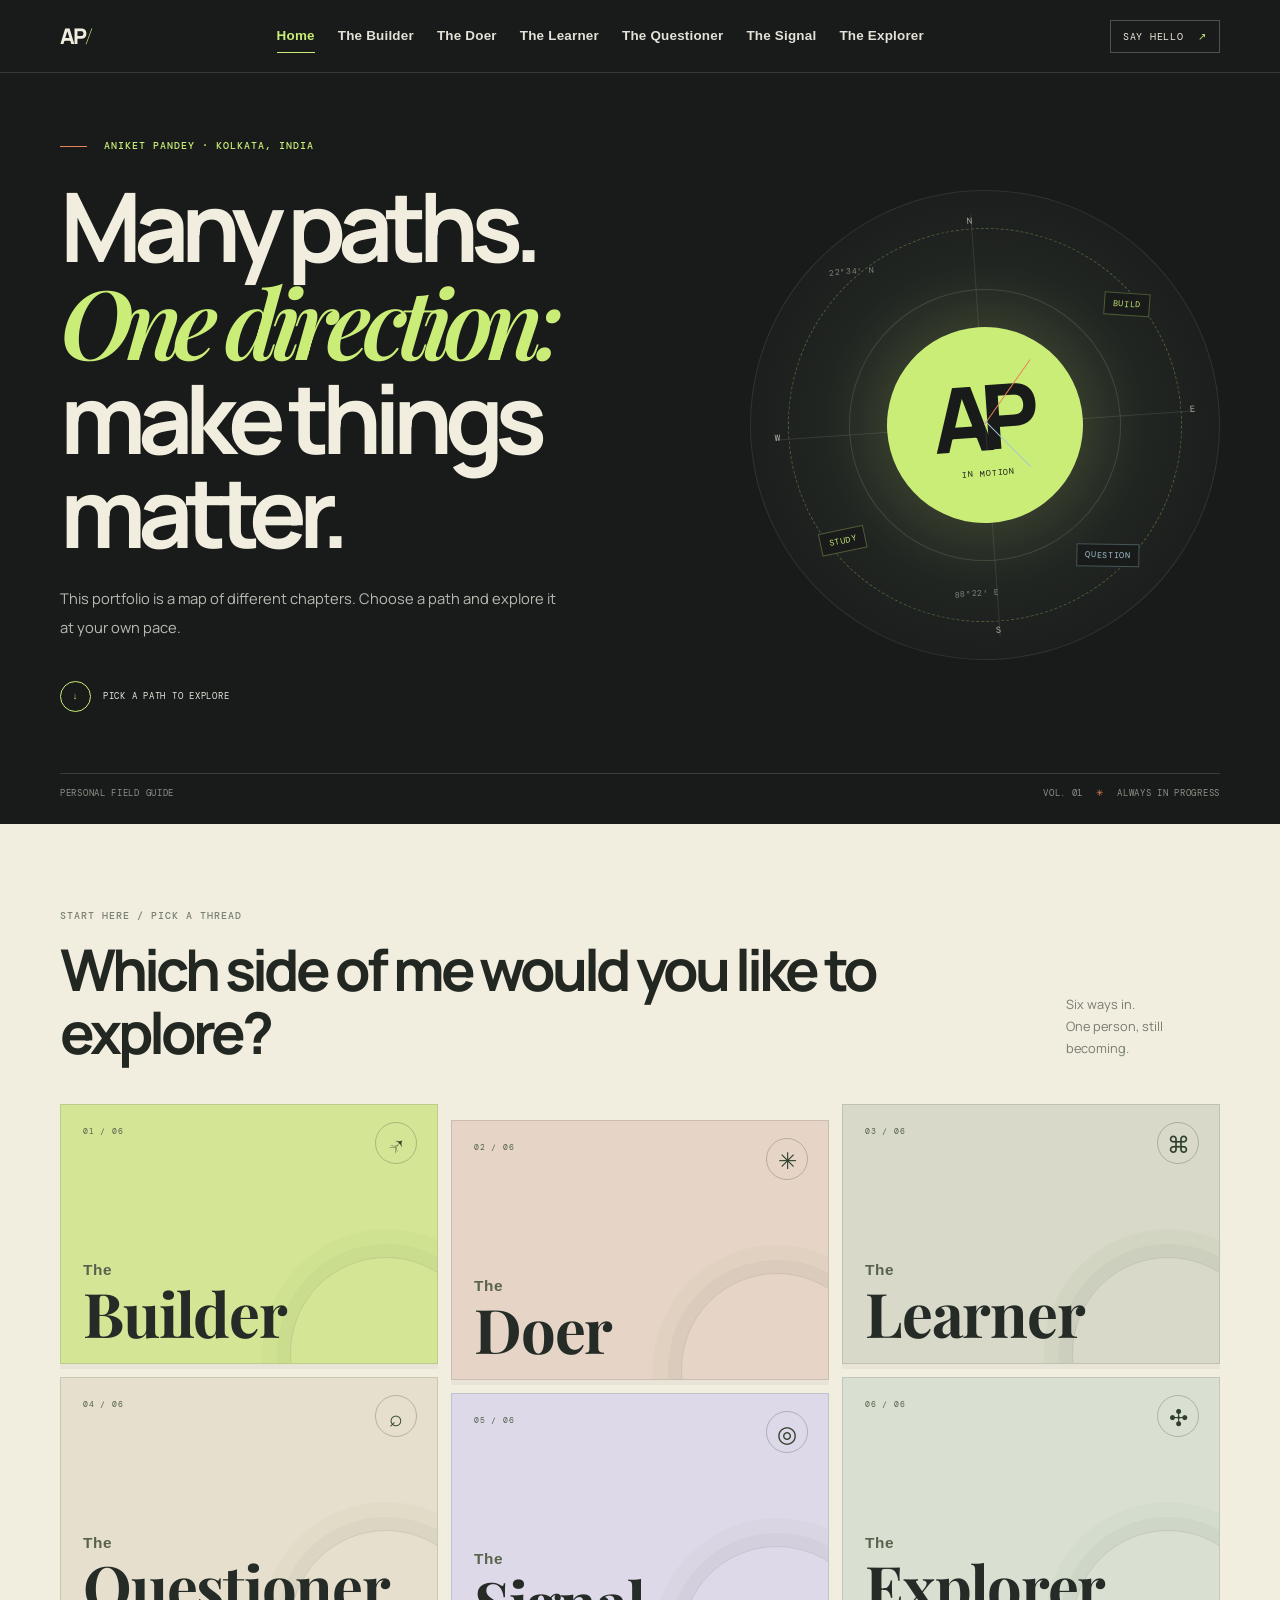
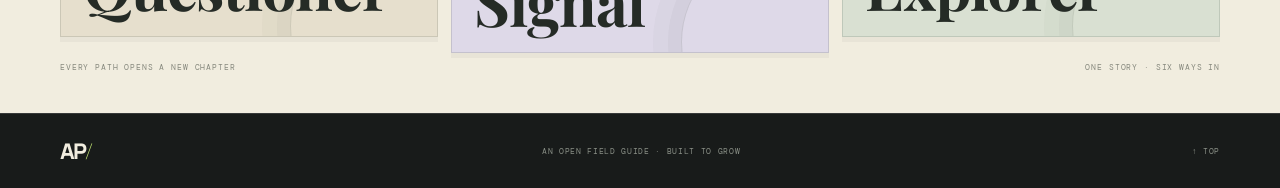
<file: index.html>
<!doctype html>
<html lang="en">
<head>
  <meta charset="utf-8">
  <meta name="viewport" content="width=device-width, initial-scale=1">
  <meta name="description" content="Explore Aniket Pandey’s ventures, research, milestones, learning and featured stories.">
  <title>Aniket Pandey — Field Guide</title>
  <link rel="preconnect" href="https://fonts.googleapis.com">
  <link rel="preconnect" href="https://fonts.gstatic.com" crossorigin>
  <link href="https://fonts.googleapis.com/css2?family=DM+Mono:wght@400;500&family=Manrope:wght@400;500;600;700;800&family=Playfair+Display:ital,wght@0,600;0,700;1,600&display=swap" rel="stylesheet">
  <link rel="stylesheet" href="styles.css">
</head>
<body>
  <!-- Shared site navigation -->
<header class="masthead"><nav class="site-nav shell" aria-label="Main navigation"><a class="brand" href="index.html" aria-label="Aniket Pandey home">AP<span>/</span></a><div class="site-nav-links"><a class="current" href="index.html">Home</a><a href="builder.html">The Builder</a><a href="doer.html">The Doer</a><a href="learner.html">The Learner</a><a href="questioner.html">The Questioner</a><a href="signal.html">The Signal</a><a href="explorer.html">The Explorer</a></div><a class="nav-link" href="contact.html">SAY HELLO <span>↗</span></a></nav></header>
  <!-- Main page content -->
<!-- Page-section notes -->
<main id="top">
    <!-- Landing-page introduction and first impression. -->
<section class="opening">
      <div class="shell opening-grid home-grid">
        <div class="opening-copy"><p class="kicker"><span class="kicker-line"></span> ANIKET PANDEY · KOLKATA, INDIA</p><h1>Many paths.<br><em>One direction:</em><br>make things matter.</h1><p class="opening-summary">This portfolio is a map of different chapters. Choose a path and explore it at your own pace.</p><a class="scroll-cue" href="#wayfinder"><span class="scroll-icon">↓</span> PICK A PATH TO EXPLORE</a></div>
        <div class="compass" aria-label="A compass representing the different paths in this portfolio"><div class="compass-ring ring-outer"></div><div class="compass-ring ring-inner"></div><span class="compass-mark mark-n">N</span><span class="compass-mark mark-e">E</span><span class="compass-mark mark-s">S</span><span class="compass-mark mark-w">W</span><div class="compass-core"><span>AP</span><i>IN MOTION</i></div><div class="compass-line line-a"></div><div class="compass-line line-b"></div><span class="float-label label-one">BUILD</span><span class="float-label label-two">STUDY</span><span class="float-label label-three">QUESTION</span><span class="coord coord-top">22°34' N</span><span class="coord coord-bottom">88°22' E</span></div>
        <div class="opening-index"><span>PERSONAL FIELD GUIDE</span><span>VOL. 01 <i>✳</i> ALWAYS IN PROGRESS</span></div>
      </div>
    </section>
    <!-- Landing-page directory of the six portfolio areas. -->
<section class="wayfinder section-paper" id="wayfinder"><div class="shell"><div class="wayfinder-heading"><div><p class="eyebrow">START HERE / PICK A THREAD</p><h2>Which side of me would you like to explore?</h2></div><p class="wayfinder-aside">Six ways in.<br>One person, still becoming.</p></div>
      <div class="path-grid">
        <a class="path-card path-founder" href="builder.html"><span class="path-no">01 / 06</span><span class="path-symbol">↗</span><strong><span>The</span>Builder</strong></a>
        <a class="path-card path-proof" href="doer.html"><span class="path-no">02 / 06</span><span class="path-symbol">✳</span><strong><span>The</span>Doer</strong></a>
        <a class="path-card path-learning" href="learner.html"><span class="path-no">03 / 06</span><span class="path-symbol">⌘</span><strong><span>The</span>Learner</strong></a>
        <a class="path-card path-research" href="questioner.html"><span class="path-no">04 / 06</span><span class="path-symbol">⌕</span><strong><span>The</span>Questioner</strong></a>
        <a class="path-card path-press" href="signal.html"><span class="path-no">05 / 06</span><span class="path-symbol">◎</span><strong><span>The</span>Signal</strong></a>
        <a class="path-card path-explorer" href="explorer.html"><span class="path-no">06 / 06</span><span class="path-symbol">✣</span><strong><span>The</span>Explorer</strong></a>
      </div><div class="wayfinder-foot"><span>EVERY PATH OPENS A NEW CHAPTER</span><span>ONE STORY · SIX WAYS IN</span></div></div></section>
  </main>
  <!-- Shared footer -->
<footer class="footer"><div class="shell footer-inner"><a class="brand" href="index.html">AP<span>/</span></a><p>AN OPEN FIELD GUIDE · BUILT TO GROW</p><a href="#top">↑ TOP</a></div></footer>
</body>
</html>
</file>
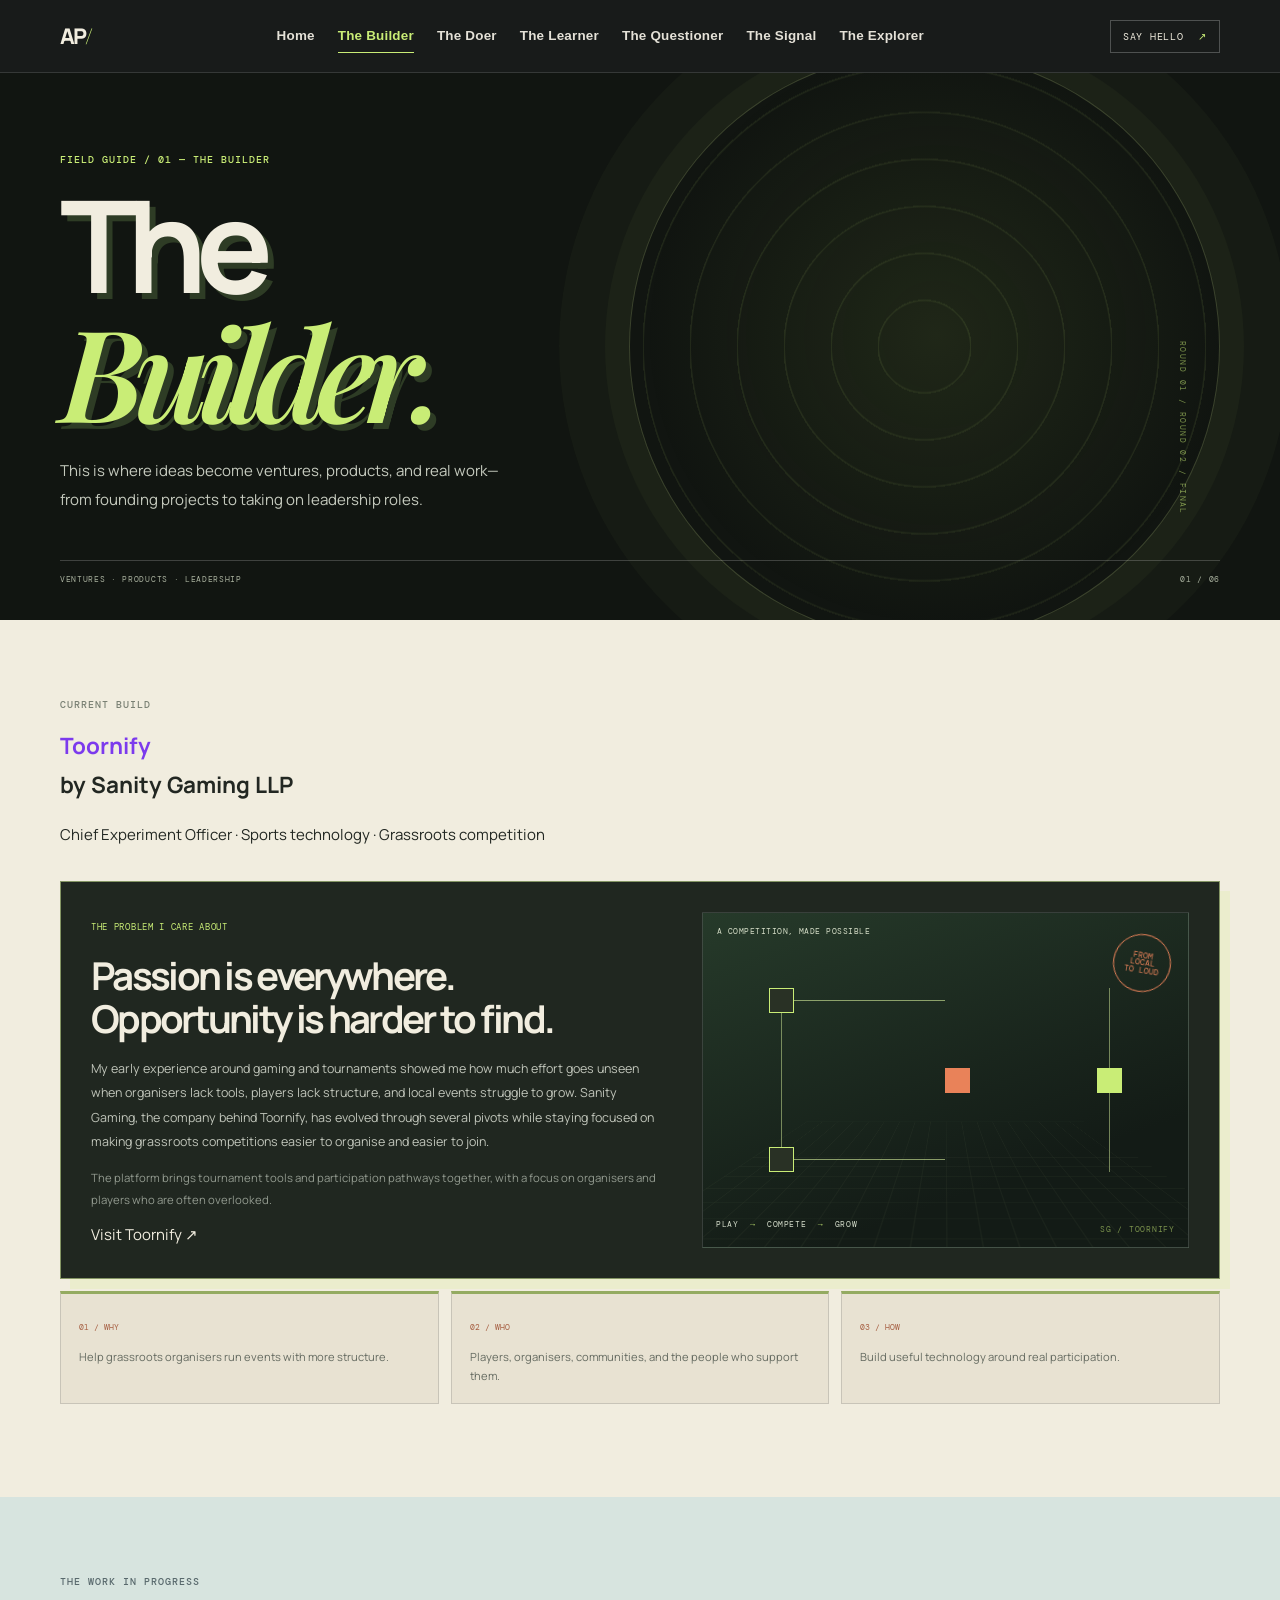
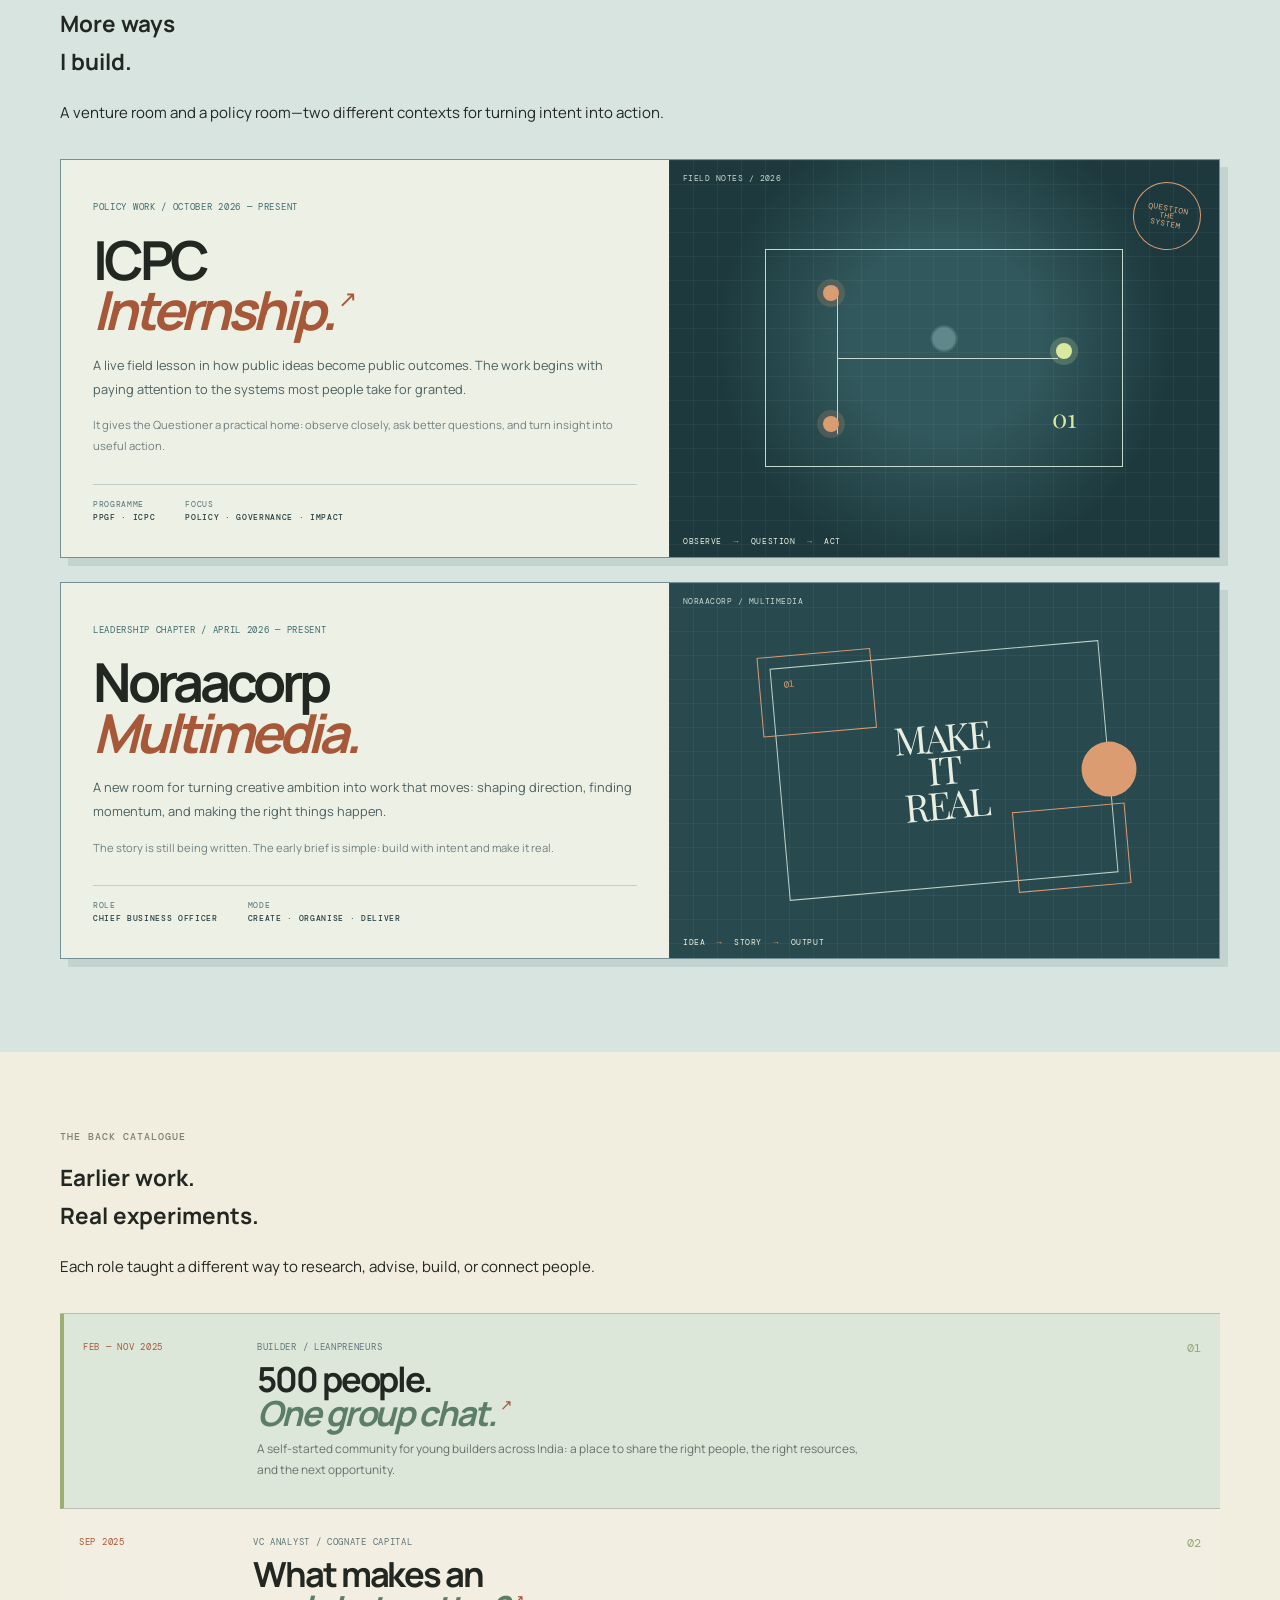
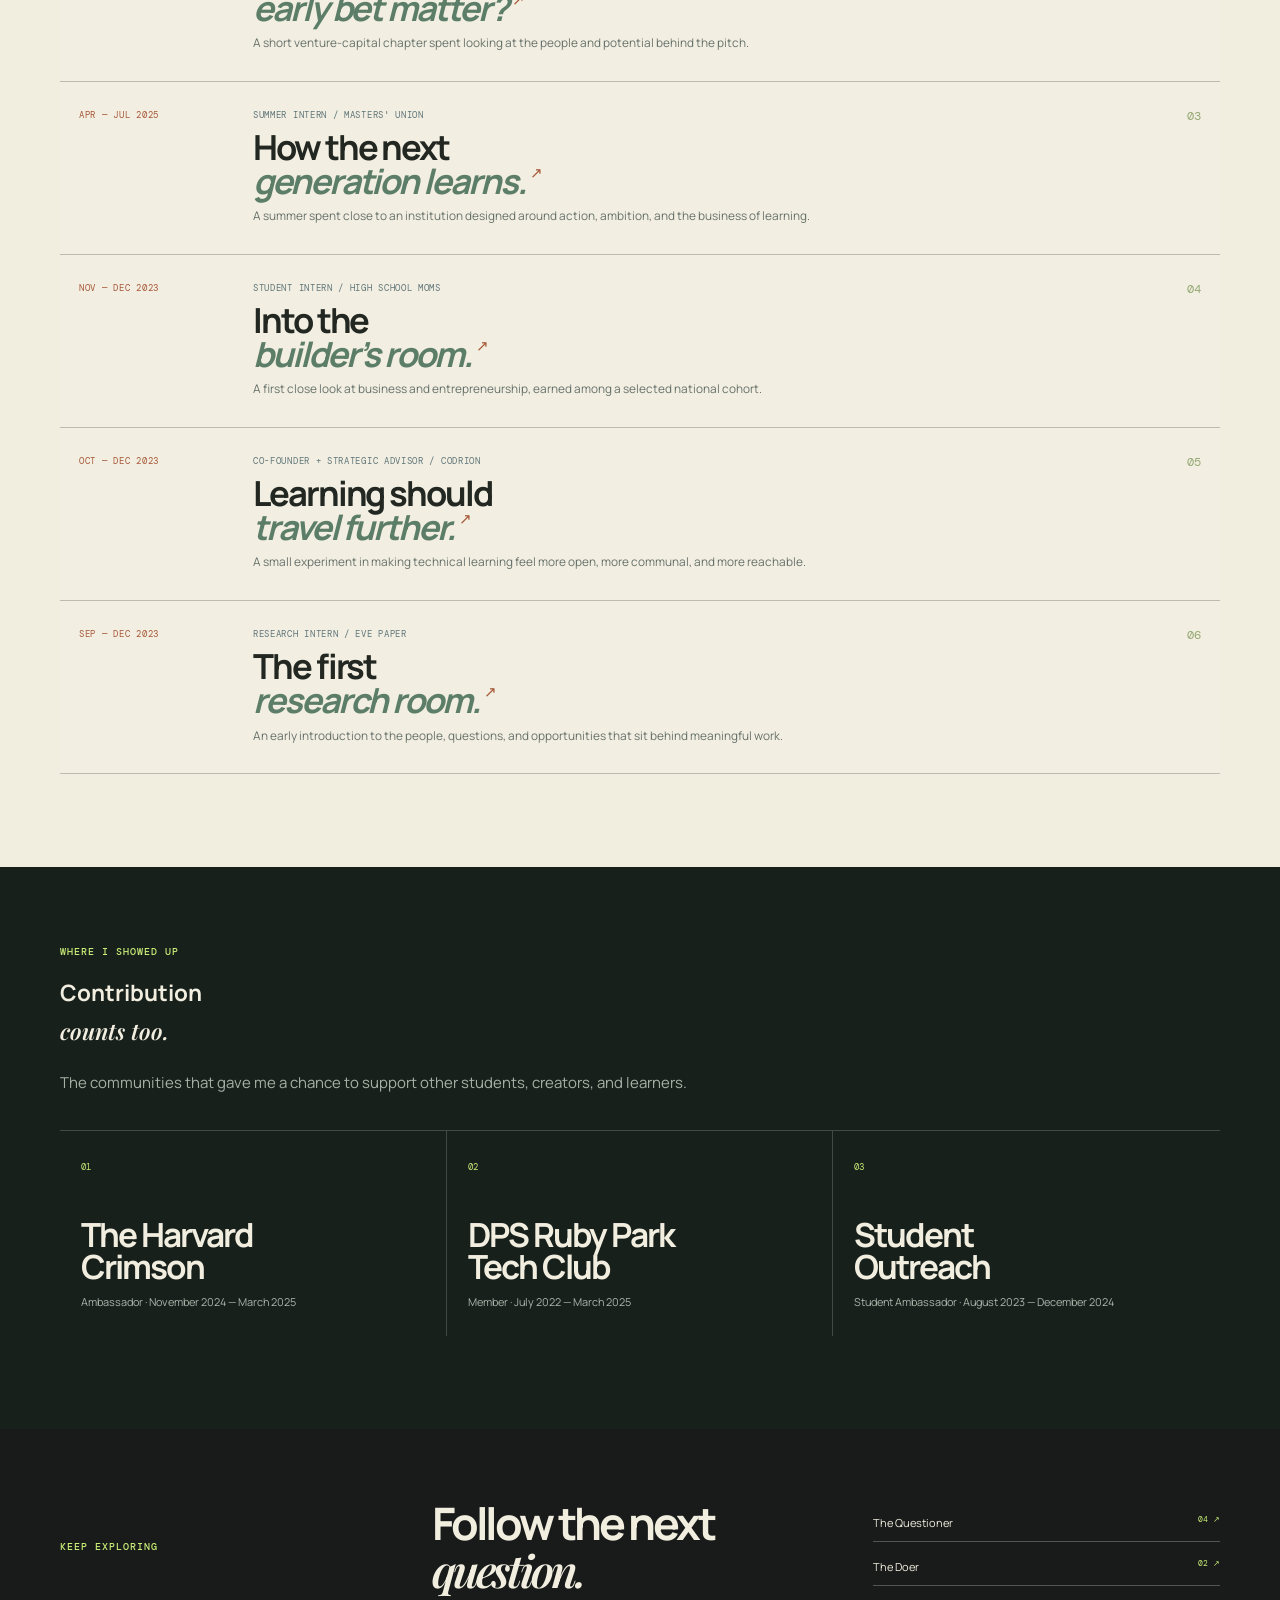
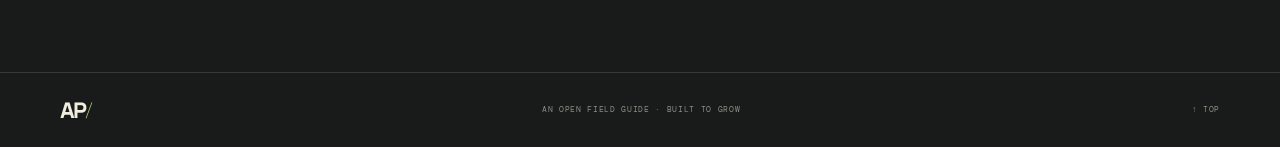
<file: builder.html>
<!doctype html>
<html lang="en"><head><meta charset="utf-8"><meta name="viewport" content="width=device-width, initial-scale=1"><meta name="description" content="Aniket Pandey's ventures and work, including Sanity Gaming, Toornify, and Noraacorp Multimedia."><title>The Builder — Aniket Pandey</title><link rel="preconnect" href="https://fonts.googleapis.com"><link rel="preconnect" href="https://fonts.gstatic.com" crossorigin><link href="https://fonts.googleapis.com/css2?family=DM+Mono:wght@400;500&family=Manrope:wght@400;500;600;700;800&family=Playfair+Display:ital,wght@0,600;0,700;1,600&display=swap" rel="stylesheet"><link rel="stylesheet" href="styles.css"></head>
<body class="page-ventures"><!-- Shared site navigation -->
<header class="masthead"><nav class="site-nav shell" aria-label="Main navigation"><a class="brand" href="index.html">AP<span>/</span></a><div class="site-nav-links"><a href="index.html">Home</a><a class="current" href="builder.html">The Builder</a><a href="doer.html">The Doer</a><a href="learner.html">The Learner</a><a href="questioner.html">The Questioner</a><a href="signal.html">The Signal</a><a href="explorer.html">The Explorer</a></div><a class="nav-link" href="contact.html">SAY HELLO <span>↗</span></a></nav></header>
<!-- Main page content -->
<!-- Page-section notes -->
<main class="inner-page" id="top">
  <!-- Page title, introduction, and section context. -->
<section class="page-hero page-hero-dark"><div class="shell"><p class="eyebrow eyebrow-lime">FIELD GUIDE / 01 — THE BUILDER</p><h1>The<br><em>Builder.</em></h1><p class="page-deck">This is where ideas become ventures, products, and real work—from founding projects to taking on leadership roles.</p><div class="page-hero-foot"><span>VENTURES · PRODUCTS · LEADERSHIP</span><span>01 / 06</span></div></div></section>
  <!-- Section: page-section, section-paper. -->
<section class="page-section section-paper" id="sports-tech"><div class="shell"><div class="section-heading"><div><p class="eyebrow">CURRENT BUILD</p><h2><span class="toornify-word">Toornify</span><br><span class="ink-accent">by Sanity Gaming LLP</span></h2></div><p class="section-aside">Chief Experiment Officer · Sports technology · Grassroots competition</p></div>
    <div class="venture-detail"><div class="venture-detail-copy"><span class="detail-tag">THE PROBLEM I CARE ABOUT</span><h3>Passion is everywhere.<br>Opportunity is harder to find.</h3><p>My early experience around gaming and tournaments showed me how much effort goes unseen when organisers lack tools, players lack structure, and local events struggle to grow. Sanity Gaming, the company behind Toornify, has evolved through several pivots while staying focused on making grassroots competitions easier to organise and easier to join.</p><p class="detail-note">The platform brings tournament tools and participation pathways together, with a focus on organisers and players who are often overlooked.</p><a class="button button-lime" href="https://www.toornify.com" target="_blank" rel="noreferrer">Visit Toornify <span>↗</span></a></div><div class="venture-visual"><span class="visual-kicker">A COMPETITION, MADE POSSIBLE</span><div class="visual-bracket"><i></i><i></i><b></b><span></span></div><span class="visual-stamp">FROM<br>LOCAL<br>TO LOUD</span><p>PLAY <b>→</b> COMPETE <b>→</b> GROW</p></div></div>
    <div class="venture-footnotes"><div><span>01 / WHY</span><p>Help grassroots organisers run events with more structure.</p></div><div><span>02 / WHO</span><p>Players, organisers, communities, and the people who support them.</p></div><div><span>03 / HOW</span><p>Build useful technology around real participation.</p></div></div>
  </div></section>
  <!-- Current roles and experience highlights. -->
<section class="page-section section-blue builder-experiences"><div class="shell"><div class="section-heading"><div><p class="eyebrow eyebrow-dark">THE WORK IN PROGRESS</p><h2>More ways<br><span class="ink-accent">I build.</span></h2></div><p class="section-aside">A venture room and a policy room—two different contexts for turning intent into action.</p></div>
    <article class="builder-case builder-case-icpc"><div class="builder-case-copy"><span class="detail-tag">POLICY WORK / OCTOBER 2026 — PRESENT</span><h3><a class="company-link" href="https://ppgf.in/" target="_blank" rel="noreferrer">ICPC<br><em>Internship.</em><sup>↗</sup></a></h3><p>A live field lesson in how public ideas become public outcomes. The work begins with paying attention to the systems most people take for granted.</p><p class="detail-note">It gives the Questioner a practical home: observe closely, ask better questions, and turn insight into useful action.</p><div class="builder-case-meta"><span>PROGRAMME<br><b>PPGF · ICPC</b></span><span>FOCUS<br><b>POLICY · GOVERNANCE · IMPACT</b></span></div></div><div class="builder-case-visual icpc-visual" aria-hidden="true"><span class="visual-kicker">FIELD NOTES / 2026</span><div class="policy-map"><i></i><i></i><i></i><b>01</b></div><span class="policy-stamp">QUESTION<br>THE<br>SYSTEM</span><p>OBSERVE <b>→</b> QUESTION <b>→</b> ACT</p></div></article>
    <article class="builder-case builder-case-nora"><div class="builder-case-copy"><span class="detail-tag">LEADERSHIP CHAPTER / APRIL 2026 — PRESENT</span><h3>Noraacorp<br><em>Multimedia.</em></h3><p>A new room for turning creative ambition into work that moves: shaping direction, finding momentum, and making the right things happen.</p><p class="detail-note">The story is still being written. The early brief is simple: build with intent and make it real.</p><div class="builder-case-meta"><span>ROLE<br><b>CHIEF BUSINESS OFFICER</b></span><span>MODE<br><b>CREATE · ORGANISE · DELIVER</b></span></div></div><div class="builder-case-visual nora-visual" aria-hidden="true"><span class="visual-kicker">NORAACORP / MULTIMEDIA</span><div class="nora-frame"><i>01</i><b>MAKE<br>IT<br>REAL</b><span></span></div><p>IDEA <b>→</b> STORY <b>→</b> OUTPUT</p></div></article>
  </div></section>
  <!-- Earlier roles and experience, listed as a work archive. -->
<section class="page-section section-paper work-archive"><div class="shell"><div class="section-heading"><div><p class="eyebrow">THE BACK CATALOGUE</p><h2>Earlier work.<br><span class="ink-accent">Real experiments.</span></h2></div><p class="section-aside">Each role taught a different way to research, advise, build, or connect people.</p></div><div class="work-ledger">
    <article class="ledger-feature"><span class="ledger-date">FEB — NOV 2025</span><div><p class="detail-tag">BUILDER / LEANPRENEURS</p><h3><a class="company-link" href="https://www.linkedin.com/company/leanpreneurs" target="_blank" rel="noreferrer">500 people.<br><em>One group chat.</em><sup>↗</sup></a></h3><p>A self-started community for young builders across India: a place to share the right people, the right resources, and the next opportunity.</p></div><b>01</b></article>
    <article><span class="ledger-date">SEP 2025</span><div><p class="detail-tag">VC ANALYST / COGNATE CAPITAL</p><h3><a class="company-link" href="https://www.linkedin.com/company/cognatecapital/" target="_blank" rel="noreferrer">What makes an<br><em>early bet matter?</em><sup>↗</sup></a></h3><p>A short venture-capital chapter spent looking at the people and potential behind the pitch.</p></div><b>02</b></article>
    <article><span class="ledger-date">APR — JUL 2025</span><div><p class="detail-tag">SUMMER INTERN / MASTERS' UNION</p><h3><a class="company-link" href="https://mastersunionuniversity.org/" target="_blank" rel="noreferrer">How the next<br><em>generation learns.</em><sup>↗</sup></a></h3><p>A summer spent close to an institution designed around action, ambition, and the business of learning.</p></div><b>03</b></article>
    <article><span class="ledger-date">NOV — DEC 2023</span><div><p class="detail-tag">STUDENT INTERN / HIGH SCHOOL MOMS</p><h3><a class="company-link" href="https://www.highschoolmoms.com/" target="_blank" rel="noreferrer">Into the<br><em>builder’s room.</em><sup>↗</sup></a></h3><p>A first close look at business and entrepreneurship, earned among a selected national cohort.</p></div><b>04</b></article>
    <article><span class="ledger-date">OCT — DEC 2023</span><div><p class="detail-tag">CO-FOUNDER + STRATEGIC ADVISOR / CODRION</p><h3><a class="company-link" href="https://www.linkedin.com/company/43labs" target="_blank" rel="noreferrer">Learning should<br><em>travel further.</em><sup>↗</sup></a></h3><p>A small experiment in making technical learning feel more open, more communal, and more reachable.</p></div><b>05</b></article>
    <article><span class="ledger-date">SEP — DEC 2023</span><div><p class="detail-tag">RESEARCH INTERN / EVE PAPER</p><h3><a class="company-link" href="https://evepaper.com/" target="_blank" rel="noreferrer">The first<br><em>research room.</em><sup>↗</sup></a></h3><p>An early introduction to the people, questions, and opportunities that sit behind meaningful work.</p></div><b>06</b></article>
  </div></div></section>
  <!-- Volunteering and community contributions. -->
<section class="page-section section-ink contribution-log"><div class="shell"><div class="section-heading"><div><p class="eyebrow eyebrow-lime">WHERE I SHOWED UP</p><h2>Contribution<br><em>counts too.</em></h2></div><p class="section-aside">The communities that gave me a chance to support other students, creators, and learners.</p></div><div class="contribution-grid"><article><span>01</span><h3>The Harvard<br>Crimson</h3><p>Ambassador · November 2024 — March 2025</p></article><article><span>02</span><h3>DPS Ruby Park<br>Tech Club</h3><p>Member · July 2022 — March 2025</p></article><article><span>03</span><h3>Student<br>Outreach</h3><p>Student Ambassador · August 2023 — December 2024</p></article></div></div></section>
  <!-- Related pages and next navigation steps. -->
<section class="page-end section-ink"><div class="shell page-end-inner"><p class="eyebrow eyebrow-lime">KEEP EXPLORING</p><h2>Follow the next<br><em>question.</em></h2><div class="next-links"><a href="questioner.html">The Questioner <span>04 ↗</span></a><a href="doer.html">The Doer <span>02 ↗</span></a></div></div></section>
</main><!-- Shared footer -->
<footer class="footer"><div class="shell footer-inner"><a class="brand" href="index.html">AP<span>/</span></a><p>AN OPEN FIELD GUIDE · BUILT TO GROW</p><a href="#top">↑ TOP</a></div></footer></body></html>
</file>
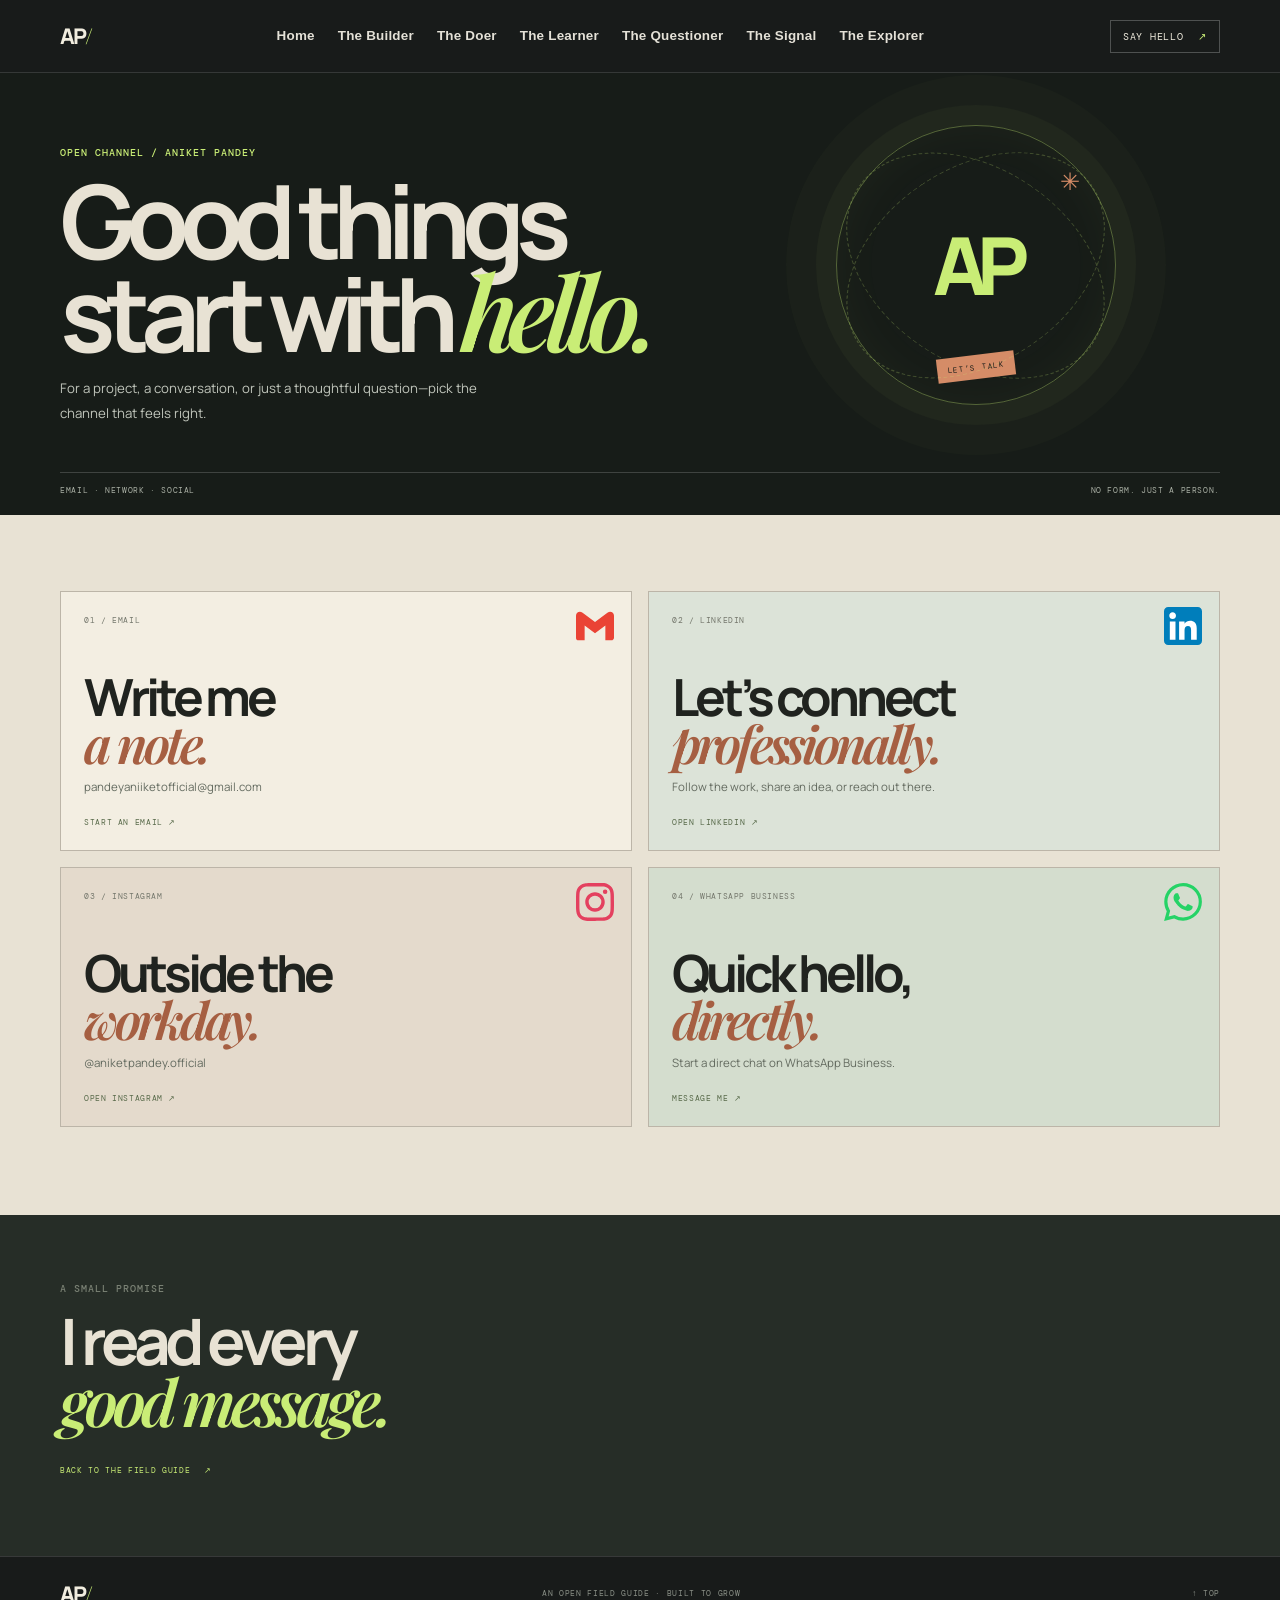
<file: contact.html>
<!doctype html>
<html lang="en">
<head>
  <meta charset="utf-8"><meta name="viewport" content="width=device-width, initial-scale=1">
  <meta name="description" content="Contact Aniket Pandey by email, LinkedIn, Instagram, or WhatsApp Business.">
  <title>Say Hello — Aniket Pandey</title>
  <link rel="preconnect" href="https://fonts.googleapis.com"><link rel="preconnect" href="https://fonts.gstatic.com" crossorigin>
  <link href="https://fonts.googleapis.com/css2?family=DM+Mono:wght@400;500&family=Manrope:wght@400;500;600;700;800&family=Playfair+Display:ital,wght@0,600;0,700;1,600&display=swap" rel="stylesheet">
  <link rel="stylesheet" href="styles.css"><link rel="stylesheet" href="contact.css">
</head>
<body class="page-contact">
  <!-- Shared site navigation -->
<header class="masthead"><nav class="site-nav shell" aria-label="Main navigation"><a class="brand" href="index.html">AP<span>/</span></a><div class="site-nav-links"><a href="index.html">Home</a><a href="builder.html">The Builder</a><a href="doer.html">The Doer</a><a href="learner.html">The Learner</a><a href="questioner.html">The Questioner</a><a href="signal.html">The Signal</a><a href="explorer.html">The Explorer</a></div><a class="nav-link current" href="contact.html">SAY HELLO <span>↗</span></a></nav></header>
  <!-- Main page content -->
<!-- Page-section notes -->
<main id="top">
    <!-- Section: contact-hero. -->
<section class="contact-hero"><div class="shell contact-hero-inner"><p class="eyebrow eyebrow-lime">OPEN CHANNEL / ANIKET PANDEY</p><h1>Good things<br>start with <em>hello.</em></h1><p>For a project, a conversation, or just a thoughtful question—pick the channel that feels right.</p><div class="contact-orbit" aria-hidden="true"><span>AP</span><i>✳</i><b>LET’S TALK</b></div><div class="contact-hero-foot"><span>EMAIL · NETWORK · SOCIAL</span><span>NO FORM. JUST A PERSON.</span></div></div></section>
    <!-- Direct email and social contact links. -->
<section class="contact-channels"><div class="shell"><div class="contact-channel-grid">
      <a class="contact-channel contact-email" href="mailto:pandeyaniiketofficial@gmail.com"><span class="channel-index">01 / EMAIL</span><img class="contact-logo" src="assets/logos/email.svg" alt="Gmail logo"><h2>Write me<br><em>a note.</em></h2><p>pandeyaniiketofficial@gmail.com</p><span class="channel-cta">START AN EMAIL ↗</span></a>
      <a class="contact-channel contact-linkedin" href="https://www.linkedin.com/in/aniketpandeyofficial/" target="_blank" rel="noreferrer"><span class="channel-index">02 / LINKEDIN</span><img class="contact-logo" src="assets/logos/linkedin.svg" alt="LinkedIn logo"><h2>Let’s connect<br><em>professionally.</em></h2><p>Follow the work, share an idea, or reach out there.</p><span class="channel-cta">OPEN LINKEDIN ↗</span></a>
      <a class="contact-channel contact-instagram" href="https://www.instagram.com/aniketpandey.official/" target="_blank" rel="noreferrer"><span class="channel-index">03 / INSTAGRAM</span><img class="contact-logo" src="assets/logos/instagram.svg" alt="Instagram logo"><h2>Outside the<br><em>workday.</em></h2><p>@aniketpandey.official</p><span class="channel-cta">OPEN INSTAGRAM ↗</span></a>
      <a class="contact-channel contact-whatsapp" href="https://wa.me/message/G4IHJVDQTRNTA1" target="_blank" rel="noreferrer"><span class="channel-index">04 / WHATSAPP BUSINESS</span><img class="contact-logo" src="assets/logos/whatsapp.svg" alt="WhatsApp logo"><h2>Quick hello,<br><em>directly.</em></h2><p>Start a direct chat on WhatsApp Business.</p><span class="channel-cta">MESSAGE ME ↗</span></a>
    </div></div></section>
    <!-- Closing note and route back to the landing page. -->
<section class="contact-signoff"><div class="shell"><p class="eyebrow">A SMALL PROMISE</p><h2>I read every<br><em>good message.</em></h2><a href="index.html">BACK TO THE FIELD GUIDE <span>↗</span></a></div></section>
  </main>
  <!-- Shared footer -->
<footer class="footer"><div class="shell footer-inner"><a class="brand" href="index.html">AP<span>/</span></a><p>AN OPEN FIELD GUIDE · BUILT TO GROW</p><a href="#top">↑ TOP</a></div></footer>
</body>
</html>
</file>
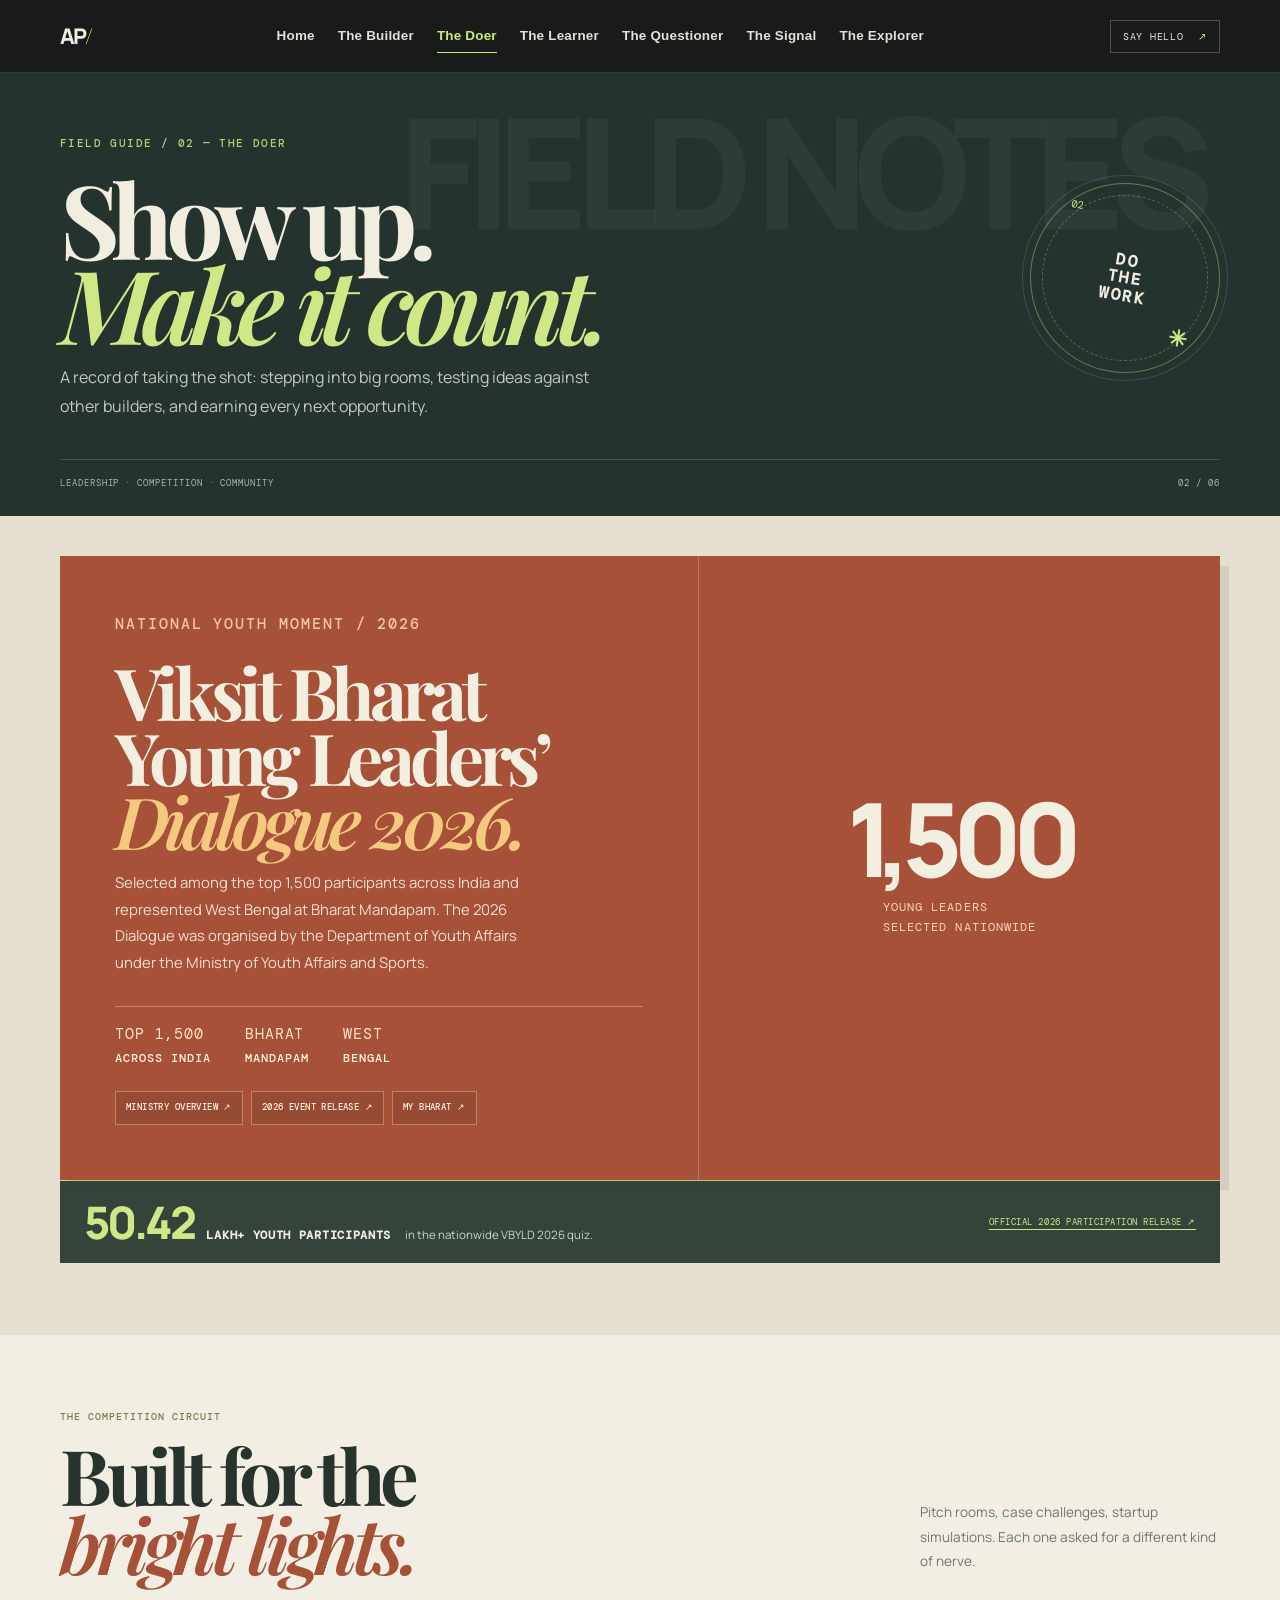
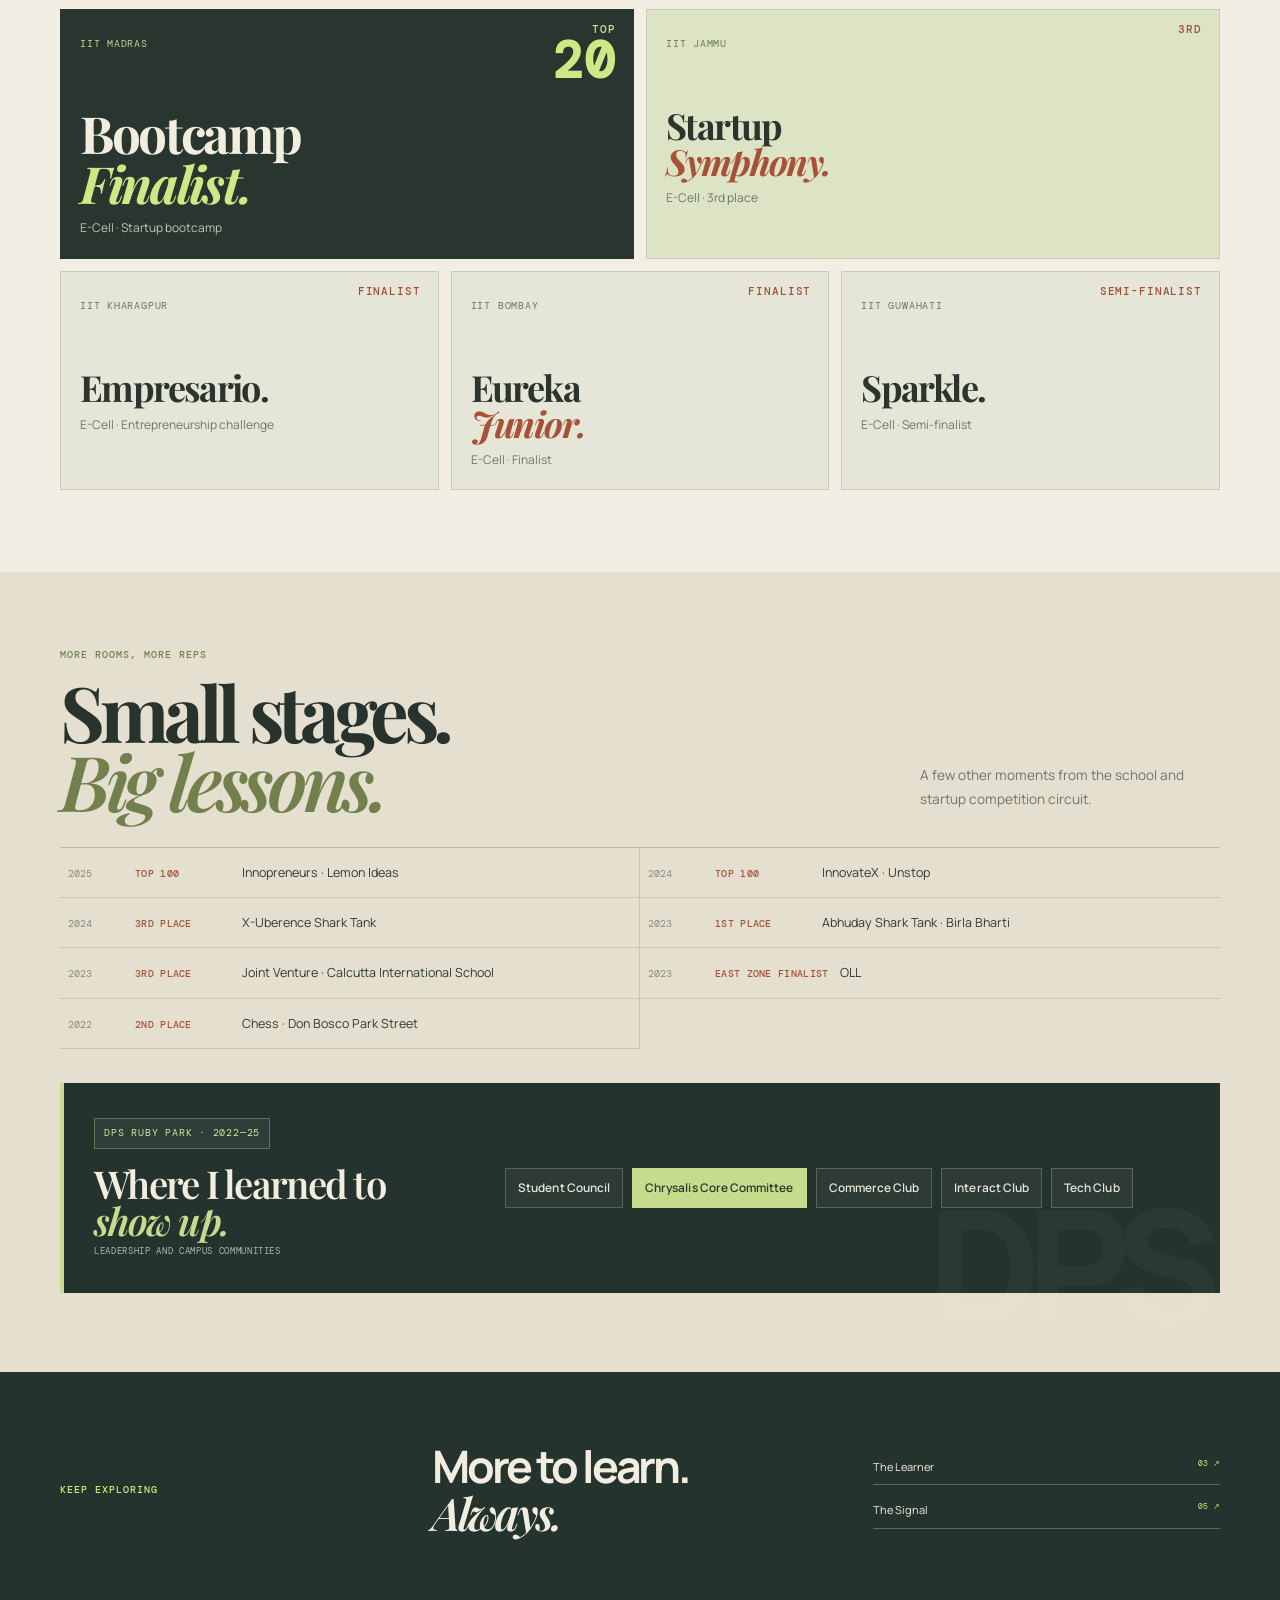
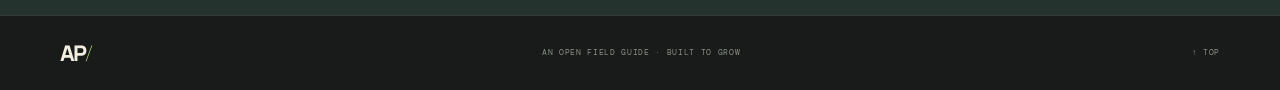
<file: doer.html>
<!doctype html>
<html lang="en"><head><meta charset="utf-8"><meta name="viewport" content="width=device-width, initial-scale=1"><meta name="description" content="Selected leadership, community, and competition milestones from Aniket Pandey."><title>The Doer — Aniket Pandey</title><link rel="preconnect" href="https://fonts.googleapis.com"><link rel="preconnect" href="https://fonts.gstatic.com" crossorigin><link href="https://fonts.googleapis.com/css2?family=DM+Mono:wght@400;500&family=Manrope:wght@400;500;600;700;800&family=Playfair+Display:ital,wght@0,600;0,700;1,600&display=swap" rel="stylesheet"><link rel="stylesheet" href="styles.css"><link rel="stylesheet" href="doer.css"></head>
<body class="page-doer"><!-- Shared site navigation -->
<header class="masthead"><nav class="site-nav shell" aria-label="Main navigation"><a class="brand" href="index.html">AP<span>/</span></a><div class="site-nav-links"><a href="index.html">Home</a><a href="builder.html">The Builder</a><a class="current" href="doer.html">The Doer</a><a href="learner.html">The Learner</a><a href="questioner.html">The Questioner</a><a href="signal.html">The Signal</a><a href="explorer.html">The Explorer</a></div><a class="nav-link" href="contact.html">SAY HELLO <span>↗</span></a></nav></header>
<!-- Main page content -->
<!-- Page-section notes -->
<main class="inner-page doer-page" id="top"><!-- The Doer page introduction and visual identity. -->
<section class="doer-hero"><div class="shell doer-hero-inner"><div><p class="eyebrow">FIELD GUIDE / 02 — THE DOER</p><h1>Show up.<br><em>Make it count.</em></h1><p class="doer-deck">A record of taking the shot: stepping into big rooms, testing ideas against other builders, and earning every next opportunity.</p></div><div class="doer-mark" aria-hidden="true"><span>02</span><i>DO<br>THE<br>WORK</i><b>✳</b></div><div class="doer-hero-foot"><span>LEADERSHIP · COMPETITION · COMMUNITY</span><span>02 / 06</span></div></div></section>
  <!-- Lead achievement: VBYLD selection, event details, and official sources. -->
<section class="vbyld-section"><div class="shell"><div class="vbyld-card"><div class="vbyld-copy"><p class="doer-kicker">NATIONAL YOUTH MOMENT / 2026</p><h2>Viksit Bharat<br>Young Leaders’<br><em>Dialogue 2026.</em></h2><p>Selected among the top 1,500 participants across India and represented West Bengal at Bharat Mandapam. The 2026 Dialogue was organised by the Department of Youth Affairs under the Ministry of Youth Affairs and Sports.</p><div class="vbyld-meta"><span>TOP 1,500<br><b>ACROSS INDIA</b></span><span>BHARAT<br><b>MANDAPAM</b></span><span>WEST<br><b>BENGAL</b></span></div><div class="vbyld-links"><a href="https://yas.nic.in/en/youth-affairs/viksit-bharat-young-leaders-dialogue" target="_blank" rel="noreferrer">MINISTRY OVERVIEW ↗</a><a href="https://www.pib.gov.in/PressReleasePage.aspx?PRID=2212609&amp;lang=2&amp;reg=3" target="_blank" rel="noreferrer">2026 EVENT RELEASE ↗</a><a href="https://mybharat.gov.in/vo/pages/event_detail?event_name=Viksit-Bharat-Young-Leaders-Dialogue-%28VBYLD%29&amp;key=955133037246" target="_blank" rel="noreferrer">MY BHARAT ↗</a></div></div><div class="vbyld-number"><span>1,500</span><small>YOUNG LEADERS<br>SELECTED NATIONWIDE</small></div></div><aside class="vbyld-scale"><div><div class="vbyld-scale-heading"><span>50.42</span><b>LAKH+ YOUTH PARTICIPANTS</b></div><p>in the nationwide VBYLD 2026 quiz.</p></div><a href="https://www.pib.gov.in/PressReleasePage.aspx?PRID=2188330&amp;lang=2&amp;reg=3" target="_blank" rel="noreferrer">OFFICIAL 2026 PARTICIPATION RELEASE ↗</a></aside></div></section>
  <!-- IIT competition results and placements. -->
<section class="iit-section"><div class="shell"><header class="iit-heading"><div><p class="eyebrow">THE COMPETITION CIRCUIT</p><h2>Built for the<br><em>bright lights.</em></h2></div><p>Pitch rooms, case challenges, startup simulations. Each one asked for a different kind of nerve.</p></header><div class="iit-wall"><article class="iit-card iit-feature"><span class="iit-year">IIT MADRAS</span><span class="iit-rank">TOP<br><b>20</b></span><h3>Bootcamp<br><em>Finalist.</em></h3><p>E-Cell · Startup bootcamp</p></article><article class="iit-card"><span class="iit-year">IIT JAMMU</span><span class="iit-rank">3RD</span><h3>Startup<br><em>Symphony.</em></h3><p>E-Cell · 3rd place</p></article><article class="iit-card"><span class="iit-year">IIT KHARAGPUR</span><span class="iit-rank">FINALIST</span><h3>Empresario.</h3><p>E-Cell · Entrepreneurship challenge</p></article><article class="iit-card"><span class="iit-year">IIT BOMBAY</span><span class="iit-rank">FINALIST</span><h3>Eureka<br><em>Junior.</em></h3><p>E-Cell · Finalist</p></article><article class="iit-card"><span class="iit-year">IIT GUWAHATI</span><span class="iit-rank">SEMI-FINALIST</span><h3>Sparkle.</h3><p>E-Cell · Semi-finalist</p></article></div></div></section>
  <!-- Additional awards and school-community activities. -->
<section class="other-wins"><div class="shell"><header class="other-heading"><div><p class="eyebrow">MORE ROOMS, MORE REPS</p><h2>Small stages.<br><em>Big lessons.</em></h2></div><p>A few other moments from the school and startup competition circuit.</p></header><div class="wins-list"><article><span>2025</span><b>TOP 100</b><p>Innopreneurs · Lemon Ideas</p></article><article><span>2024</span><b>TOP 100</b><p>InnovateX · Unstop</p></article><article><span>2024</span><b>3RD PLACE</b><p>X-Uberence Shark Tank</p></article><article><span>2023</span><b>1ST PLACE</b><p>Abhuday Shark Tank · Birla Bharti</p></article><article><span>2023</span><b>3RD PLACE</b><p>Joint Venture · Calcutta International School</p></article><article><span>2023</span><b>EAST ZONE FINALIST</b><p>OLL</p></article><article><span>2022</span><b>2ND PLACE</b><p>Chess · Don Bosco Park Street</p></article></div><aside class="school-note"><div class="school-note-head"><span>DPS RUBY PARK · 2022—25</span><h3>Where I learned to<br><em>show up.</em></h3><p>Leadership and campus communities</p></div><div class="school-clubs"><span>Student Council</span><span>Chrysalis Core Committee</span><span>Commerce Club</span><span>Interact Club</span><span>Tech Club</span></div></aside></div></section>
  <!-- Related pages and next navigation steps. -->
<section class="page-end section-ink"><div class="shell page-end-inner"><p class="eyebrow eyebrow-lime">KEEP EXPLORING</p><h2>More to learn.<br><em>Always.</em></h2><div class="next-links"><a href="learner.html">The Learner <span>03 ↗</span></a><a href="signal.html">The Signal <span>05 ↗</span></a></div></div></section></main>
<!-- Shared footer -->
<footer class="footer"><div class="shell footer-inner"><a class="brand" href="index.html">AP<span>/</span></a><p>AN OPEN FIELD GUIDE · BUILT TO GROW</p><a href="#top">↑ TOP</a></div></footer></body></html>
</file>
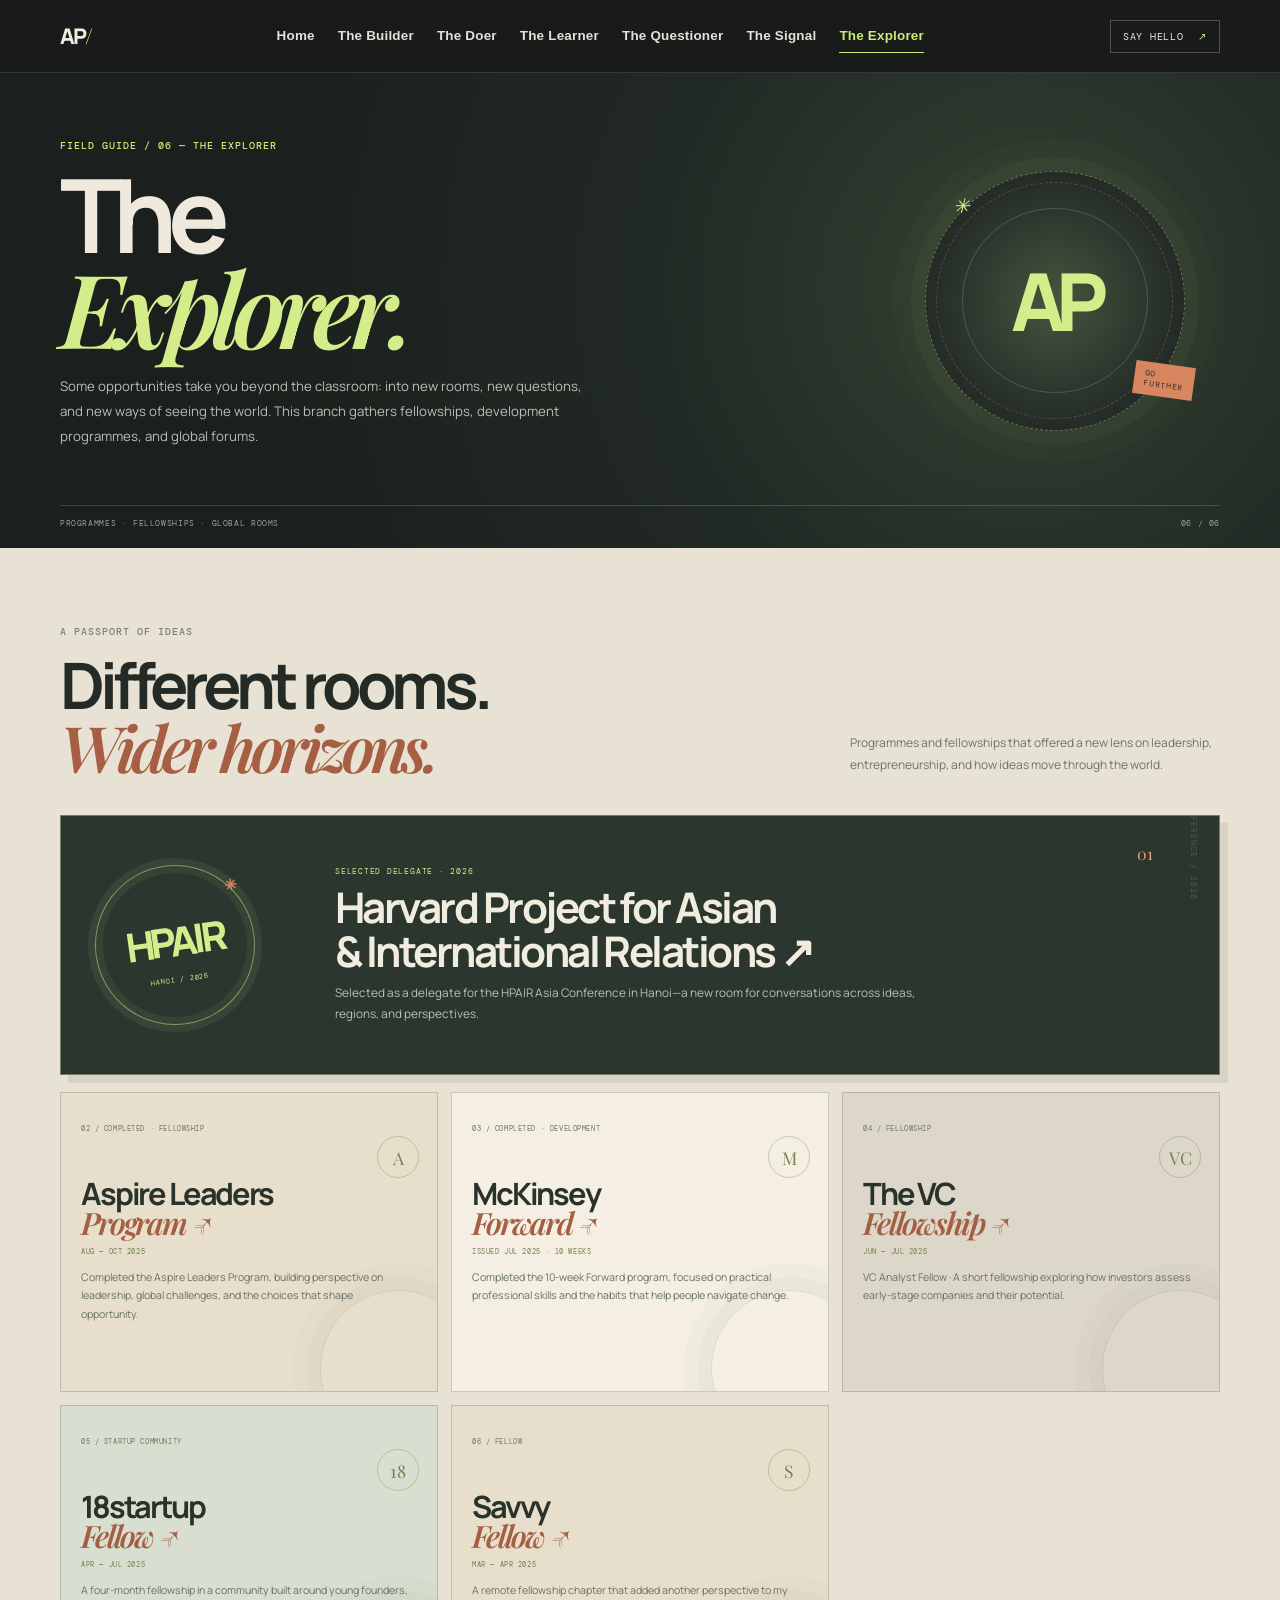
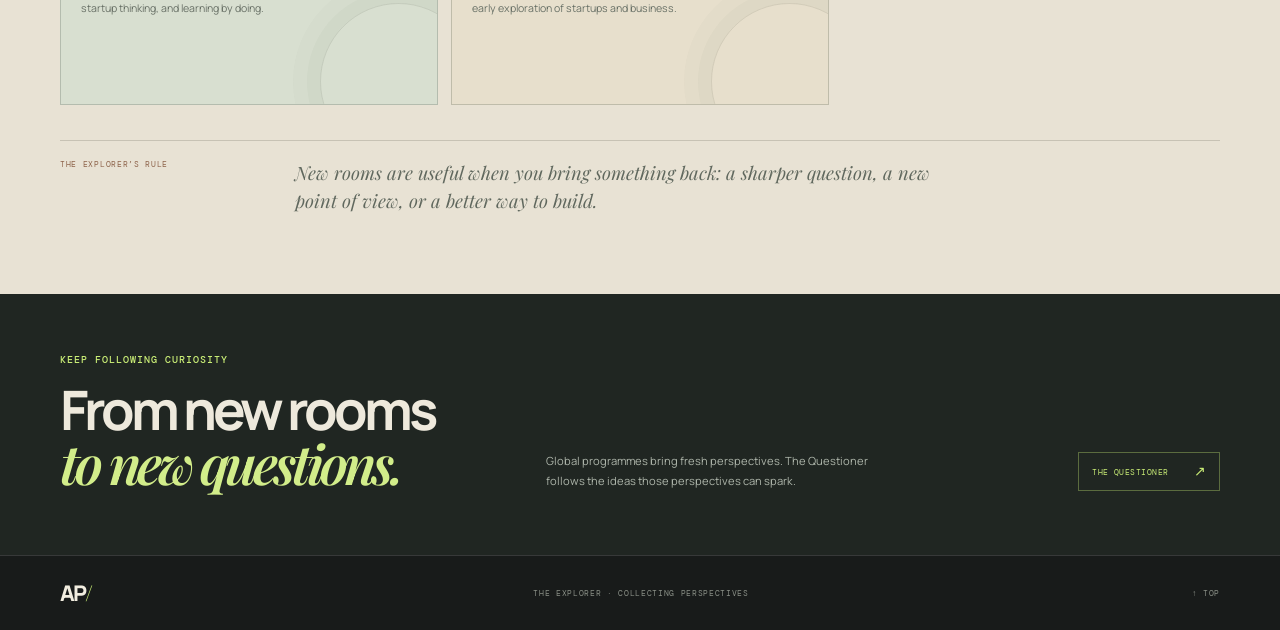
<file: explorer.html>
<!doctype html>
<html lang="en">
<head>
  <meta charset="utf-8"><meta name="viewport" content="width=device-width, initial-scale=1">
  <meta name="description" content="Aniket Pandey’s fellowships, programmes, and global opportunities.">
  <title>The Explorer — Aniket Pandey</title>
  <link rel="preconnect" href="https://fonts.googleapis.com"><link rel="preconnect" href="https://fonts.gstatic.com" crossorigin>
  <link href="https://fonts.googleapis.com/css2?family=DM+Mono:wght@400;500&family=Manrope:wght@400;500;600;700;800&family=Playfair+Display:ital,wght@0,600;0,700;1,600&display=swap" rel="stylesheet">
  <link rel="stylesheet" href="styles.css"><link rel="stylesheet" href="explorer.css">
</head>
<body class="page-explorer">
  <!-- Shared site navigation -->
<header class="masthead"><nav class="site-nav shell" aria-label="Main navigation"><a class="brand" href="index.html">AP<span>/</span></a><div class="site-nav-links"><a href="index.html">Home</a><a href="builder.html">The Builder</a><a href="doer.html">The Doer</a><a href="learner.html">The Learner</a><a href="questioner.html">The Questioner</a><a href="signal.html">The Signal</a><a class="current" href="explorer.html">The Explorer</a></div><a class="nav-link" href="contact.html">SAY HELLO <span>↗</span></a></nav></header>
  <!-- Main page content -->
<!-- Page-section notes -->
<main class="inner-page" id="top">
    <!-- Section: explorer-hero. -->
<section class="explorer-hero"><div class="shell explorer-hero-grid"><div><p class="eyebrow eyebrow-lime">FIELD GUIDE / 06 — THE EXPLORER</p><h1>The<br><em>Explorer.</em></h1><p class="explorer-deck">Some opportunities take you beyond the classroom: into new rooms, new questions, and new ways of seeing the world. This branch gathers fellowships, development programmes, and global forums.</p><div class="explorer-hero-foot"><span>PROGRAMMES · FELLOWSHIPS · GLOBAL ROOMS</span><span>06 / 06</span></div></div><div class="explorer-globe" aria-hidden="true"><span class="globe-ring ring-a"></span><span class="globe-ring ring-b"></span><span class="globe-core">AP</span><span class="globe-stamp">GO<br>FURTHER</span><i class="globe-star">✳</i></div></div></section>
    <!-- Section: explorer-section. -->
<section class="explorer-section"><div class="shell"><header class="explorer-heading"><div><p class="eyebrow">A PASSPORT OF IDEAS</p><h2>Different rooms.<br><em>Wider horizons.</em></h2></div><p>Programmes and fellowships that offered a new lens on leadership, entrepreneurship, and how ideas move through the world.</p></header>
      <article class="hpair-feature"><div class="hpair-stamp"><span>HPAIR</span><small>HANOI / 2026</small><b>✳</b></div><div class="hpair-copy"><p class="program-status">SELECTED DELEGATE · 2026</p><h3><a href="https://www.hpair.org/" target="_blank" rel="noreferrer">Harvard Project for Asian<br>&amp; International Relations ↗</a></h3><p>Selected as a delegate for the HPAIR Asia Conference in Hanoi—a new room for conversations across ideas, regions, and perspectives.</p></div><span class="hpair-index">01</span></article>
      <div class="program-grid">
        <article class="program-entry program-aspire"><span class="program-index">02 / COMPLETED · FELLOWSHIP</span><span class="program-orbit">A</span><h3><a href="https://www.aspireleaders.org/program/aspire-leaders-program/" target="_blank" rel="noreferrer">Aspire Leaders<br><em>Program ↗</em></a></h3><p class="program-date">AUG — OCT 2025</p><p>Completed the Aspire Leaders Program, building perspective on leadership, global challenges, and the choices that shape opportunity.</p></article>
        <article class="program-entry program-mckinsey"><span class="program-index">03 / COMPLETED · DEVELOPMENT</span><span class="program-orbit">M</span><h3><a href="https://www.mckinsey.org/our-programs/forward/overview" target="_blank" rel="noreferrer">McKinsey<br><em>Forward ↗</em></a></h3><p class="program-date">ISSUED JUL 2025 · 10 WEEKS</p><p>Completed the 10-week Forward program, focused on practical professional skills and the habits that help people navigate change.</p></article>
        <article class="program-entry program-vc"><span class="program-index">04 / FELLOWSHIP</span><span class="program-orbit">VC</span><h3><a href="https://www.linkedin.com/company/99273088/" target="_blank" rel="noreferrer">The VC<br><em>Fellowship ↗</em></a></h3><p class="program-date">JUN — JUL 2025</p><p>VC Analyst Fellow · A short fellowship exploring how investors assess early-stage companies and their potential.</p></article>
        <article class="program-entry program-eighteen"><span class="program-index">05 / STARTUP COMMUNITY</span><span class="program-orbit">18</span><h3><a href="https://18startup.com/" target="_blank" rel="noreferrer">18startup<br><em>Fellow ↗</em></a></h3><p class="program-date">APR — JUL 2025</p><p>A four-month fellowship in a community built around young founders, startup thinking, and learning by doing.</p></article>
        <article class="program-entry program-savvy"><span class="program-index">06 / FELLOW</span><span class="program-orbit">S</span><h3><a href="https://savvyfellows.com/" target="_blank" rel="noreferrer">Savvy<br><em>Fellow ↗</em></a></h3><p class="program-date">MAR — APR 2025</p><p>A remote fellowship chapter that added another perspective to my early exploration of startups and business.</p></article>
      </div>
      <div class="explorer-note"><span>THE EXPLORER’S RULE</span><p>New rooms are useful when you bring something back: a sharper question, a new point of view, or a better way to build.</p></div>
    </div></section>
    <!-- Route back to the rest of the portfolio. -->
<section class="explorer-map-link"><div class="shell"><div><p class="eyebrow eyebrow-lime">KEEP FOLLOWING CURIOSITY</p><h2>From new rooms<br><em>to new questions.</em></h2></div><p>Global programmes bring fresh perspectives. The Questioner follows the ideas those perspectives can spark.</p><a class="outline-link" href="questioner.html">THE QUESTIONER <span>↗</span></a></div></section>
  </main>
  <!-- Shared footer -->
<footer class="footer"><div class="shell footer-inner"><a class="brand" href="index.html">AP<span>/</span></a><p>THE EXPLORER · COLLECTING PERSPECTIVES</p><a href="#top">↑ TOP</a></div></footer>
</body>
</html>
</file>
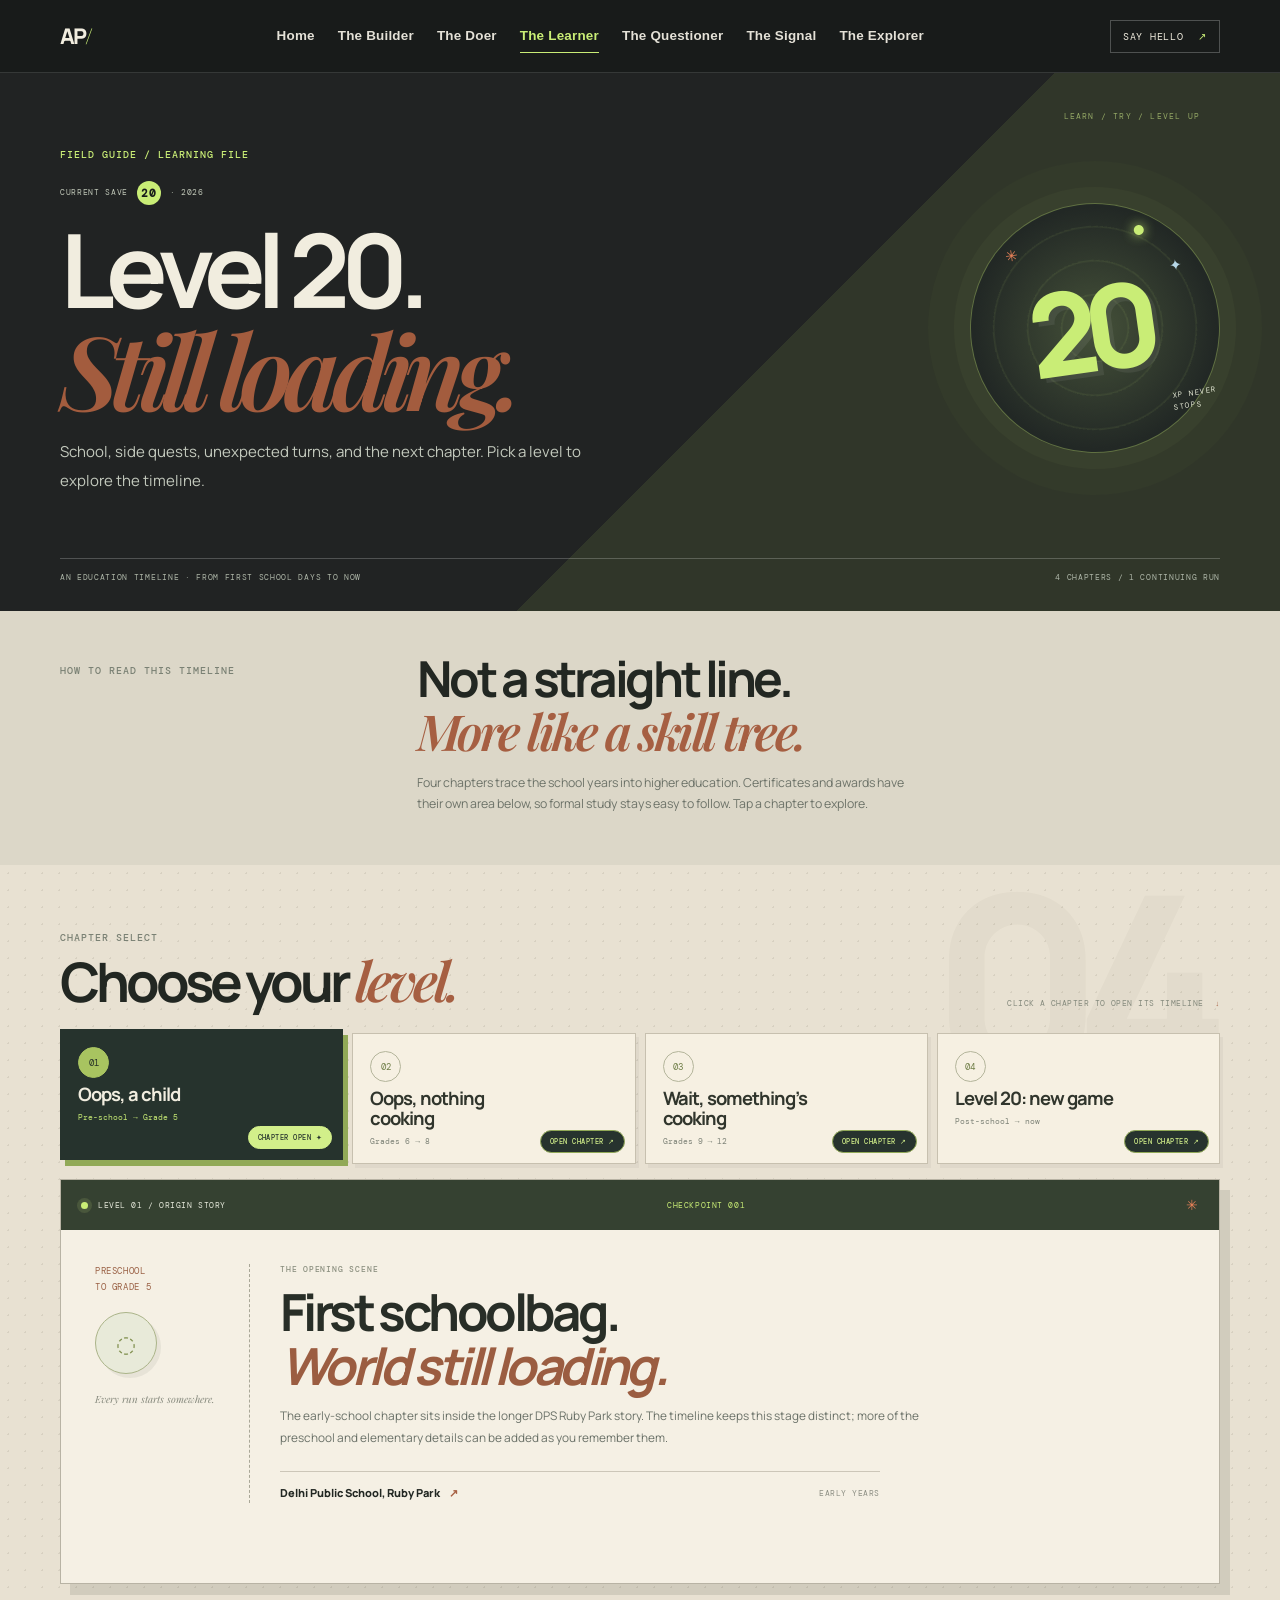
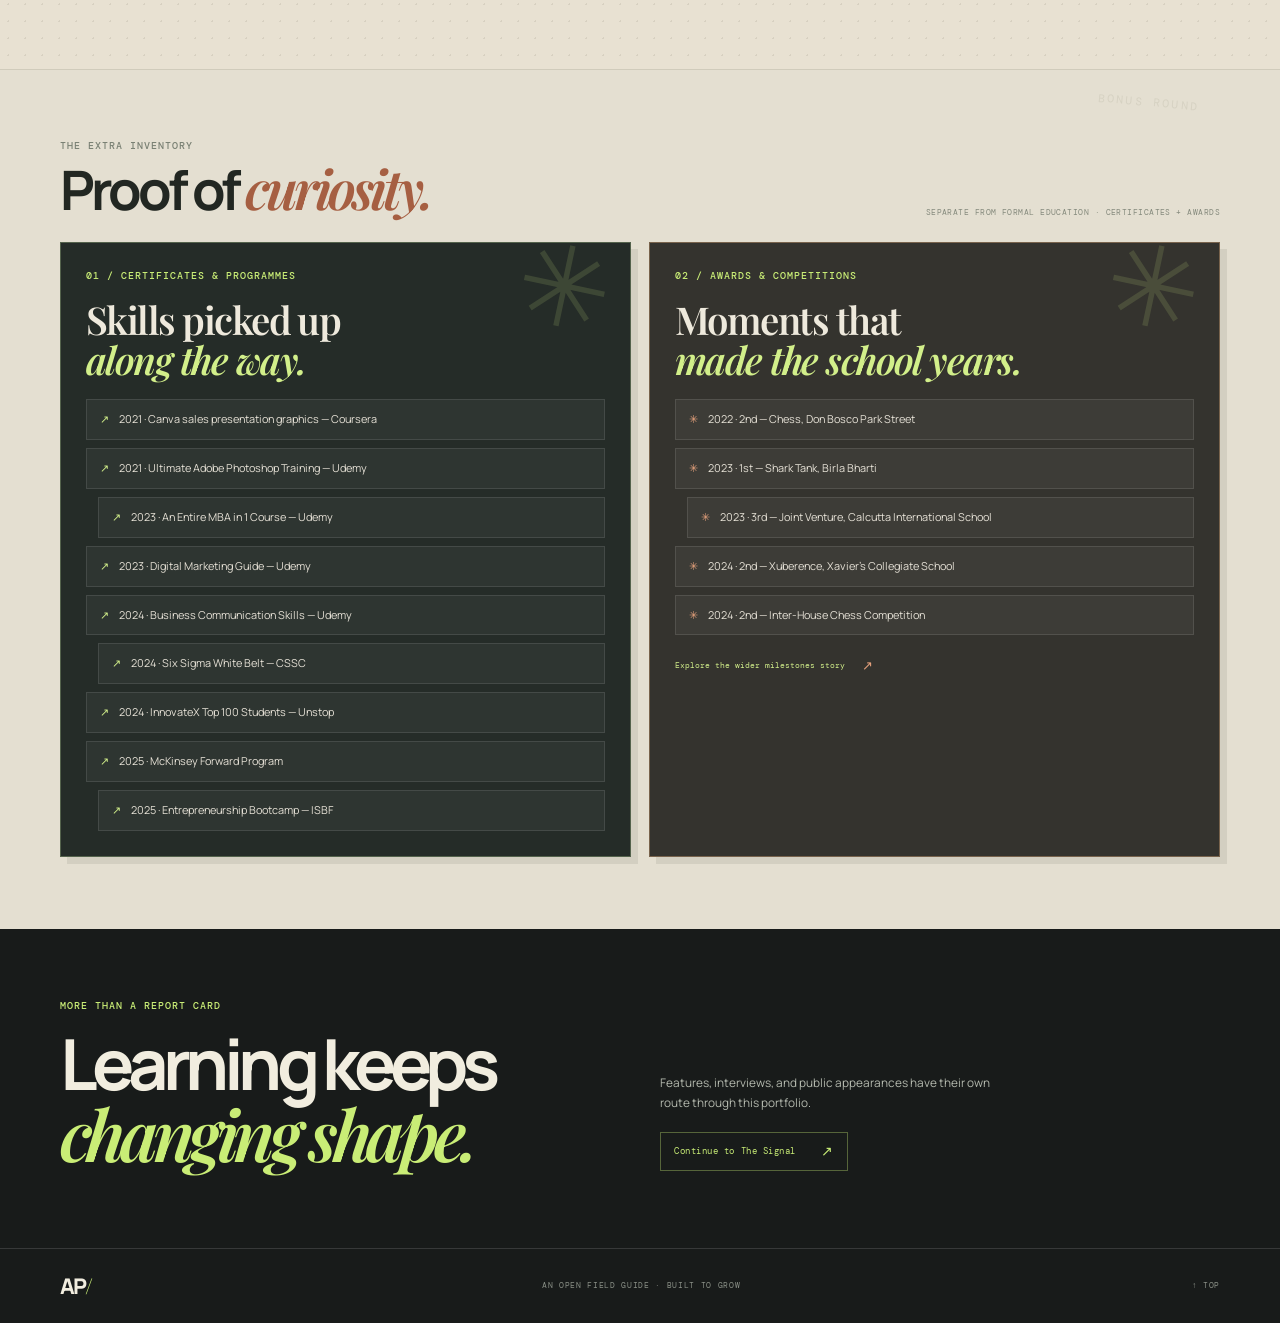
<file: learner.html>
<!doctype html>
<html lang="en">
<head>
  <meta charset="utf-8">
  <meta name="viewport" content="width=device-width, initial-scale=1">
  <meta name="description" content="Aniket Pandey’s education and credentials, told as an interactive timeline from school to current studies.">
  <title>Level 20 — Learning Timeline | Aniket Pandey</title>
  <link rel="preconnect" href="https://fonts.googleapis.com">
  <link rel="preconnect" href="https://fonts.gstatic.com" crossorigin>
  <link href="https://fonts.googleapis.com/css2?family=DM+Mono:wght@400;500&family=Manrope:wght@400;500;600;700;800&family=Playfair+Display:ital,wght@0,600;0,700;1,600&display=swap" rel="stylesheet">
  <link rel="stylesheet" href="styles.css">
</head>
<body class="page-learning">
  <!-- Shared site navigation -->
<header class="masthead"><nav class="site-nav shell" aria-label="Main navigation"><a class="brand" href="index.html">AP<span>/</span></a><div class="site-nav-links"><a href="index.html">Home</a><a href="builder.html">The Builder</a><a href="doer.html">The Doer</a><a class="current" href="learner.html">The Learner</a><a href="questioner.html">The Questioner</a><a href="signal.html">The Signal</a><a href="explorer.html">The Explorer</a></div><a class="nav-link" href="contact.html">SAY HELLO <span>↗</span></a></nav></header>
  <!-- Main page content -->
<!-- Page-section notes -->
<main class="inner-page" id="top">
    <!-- Page title, introduction, and section context. -->
<section class="page-hero learning-hero"><div class="shell learning-hero-grid"><div><p class="eyebrow eyebrow-lime">FIELD GUIDE / LEARNING FILE</p><p class="file-stamp">CURRENT SAVE <b>20</b> · 2026</p><h1>Level 20.<br><em>Still loading.</em></h1><p class="page-deck">School, side quests, unexpected turns, and the next chapter. Pick a level to explore the timeline.</p></div><div class="level-orbit" aria-hidden="true"><span class="orbit-number">20</span><span class="orbit-caption">XP NEVER<br>STOPS</span><i class="orbit-star star-a">✳</i><i class="orbit-star star-b">✦</i><b class="orbit-dot"></b></div><div class="page-hero-foot"><span>AN EDUCATION TIMELINE · FROM FIRST SCHOOL DAYS TO NOW</span><span>4 CHAPTERS / 1 CONTINUING RUN</span></div></div></section>

    <!-- Explains how to explore the education timeline. -->
<section class="level-intro section-paper"><div class="shell level-intro-grid"><p class="eyebrow">HOW TO READ THIS TIMELINE</p><div><h2>Not a straight line.<br><em>More like a skill tree.</em></h2><p>Four chapters trace the school years into higher education. Certificates and awards have their own area below, so formal study stays easy to follow. Tap a chapter to explore.</p></div></div></section>

    <!-- Interactive selector for the four education chapters. -->
<section class="chapter-section section-paper"><div class="shell"><div class="chapter-heading"><div><p class="eyebrow">CHAPTER SELECT</p><h2>Choose your <em>level.</em></h2></div><span class="select-hint">CLICK A CHAPTER TO OPEN ITS TIMELINE <b>↓</b></span></div>
      <div class="chapter-explorer">
        <input class="chapter-radio" type="radio" name="learning-chapter" id="chapter-early" checked>
        <label class="chapter-tab tab-early" for="chapter-early"><span>01</span><strong>Oops, a child</strong><small>Pre-school → Grade 5</small></label>
        <input class="chapter-radio" type="radio" name="learning-chapter" id="chapter-middle">
        <label class="chapter-tab tab-middle" for="chapter-middle"><span>02</span><strong>Oops, nothing cooking</strong><small>Grades 6 → 8</small></label>
        <input class="chapter-radio" type="radio" name="learning-chapter" id="chapter-high">
        <label class="chapter-tab tab-high" for="chapter-high"><span>03</span><strong>Wait, something’s cooking</strong><small>Grades 9 → 12</small></label>
        <input class="chapter-radio" type="radio" name="learning-chapter" id="chapter-next">
        <label class="chapter-tab tab-next" for="chapter-next"><span>04</span><strong>Level 20: new game</strong><small>Post-school → now</small></label>

        <div class="chapter-panels">
          <!-- One selectable education chapter and its timeline entries. -->
<section class="chapter-panel" id="panel-early" aria-labelledby="chapter-early">
            <div class="panel-banner banner-early"><span>LEVEL 01 / ORIGIN STORY</span><b>CHECKPOINT 001</b><i>✳</i></div>
            <div class="panel-body"><div class="panel-side"><p class="panel-date">PRESCHOOL<br>TO GRADE 5</p><span class="panel-symbol">◌</span><p class="panel-side-note">Every run starts somewhere.</p></div><div class="panel-main"><p class="eyebrow">THE OPENING SCENE</p><h3>First schoolbag.<br><em>World still loading.</em></h3><p>The early-school chapter sits inside the longer DPS Ruby Park story. The timeline keeps this stage distinct; more of the preschool and elementary details can be added as you remember them.</p><div class="panel-link-row"><a href="https://www.dpskolkata.com/" target="_blank" rel="noreferrer">Delhi Public School, Ruby Park <span>↗</span></a><span>EARLY YEARS</span></div></div></div>
          </section>

          <!-- One selectable education chapter and its timeline entries. -->
<section class="chapter-panel" id="panel-middle" aria-labelledby="chapter-middle">
            <div class="panel-banner banner-middle"><span>LEVEL 02 / THE SIDE QUESTS</span><b>CHECKPOINT 002</b><i>⌁</i></div>
            <div class="panel-body"><div class="panel-side"><p class="panel-date">GRADES<br>6–8</p><span class="panel-symbol">⌁</span><p class="panel-side-note">Curiosity starts collecting XP.</p></div><div class="panel-main"><p class="eyebrow">THE MIDDLE CHAPTER</p><h3>Growing up<br><em>one school day at a time.</em></h3><p>This stretch belongs to the long Delhi Public School, Ruby Park run—from the middle-school years toward bigger questions and bigger plans.</p><div class="school-lead-card"><span class="lead-date">2011–2025</span><div><strong><a href="https://www.dpskolkata.com/" target="_blank" rel="noreferrer">Delhi Public School, Ruby Park ↗</a></strong><p>School timeline · Grades 6–8 chapter</p></div><span class="lead-spark">✳</span></div></div></div>
          </section>

          <!-- One selectable education chapter and its timeline entries. -->
<section class="chapter-panel" id="panel-high" aria-labelledby="chapter-high">
            <div class="panel-banner banner-high"><span>LEVEL 03 / THE BUILD-UP</span><b>CHECKPOINT 003</b><i>✦</i></div>
            <div class="panel-body"><div class="panel-side"><p class="panel-date">GRADES<br>9–12</p><span class="panel-symbol">✦</span><p class="panel-side-note">This is where the plot thickens.</p></div><div class="panel-main"><p class="eyebrow">SCHOOL / LEADERSHIP</p><h3>From finding a voice<br><em>to taking the lead.</em></h3><div class="school-lead-card"><span class="lead-date">2011–2025</span><div><strong><a href="https://www.dpskolkata.com/" target="_blank" rel="noreferrer">Delhi Public School, Ruby Park ↗</a></strong><p>High School Diploma · Commerce with Computer Science · Grade 12 completed</p></div><span class="lead-spark">✳</span></div><div class="school-lead-card"><span class="lead-date">2024–25</span><div><strong>President · Entrepreneurship Cell</strong><p>Also active in the Student Council, Chrysalis Core Committee, Commerce Club, and Interact Club.</p></div><span class="lead-spark">✳</span></div></div></div>
          </section>

          <!-- One selectable education chapter and its timeline entries. -->
<section class="chapter-panel" id="panel-next" aria-labelledby="chapter-next">
            <div class="panel-banner banner-next"><span>LEVEL 04 / NEW GAME+</span><b>CONTINUE? <i>YES</i></b><i>↗</i></div>
            <div class="panel-body"><div class="panel-side"><p class="panel-date">2025<br>→ 2029</p><span class="panel-symbol">↗</span><p class="panel-side-note">New routes. Same curiosity.</p></div><div class="panel-main"><p class="eyebrow">POST-SCHOOL / CURRENT STUDIES</p><h3>Four routes.<br><em>One curious mind.</em></h3><div class="study-grid"><article class="school-lead-card study-card"><span class="lead-date">PURSUING<br>2026–29</span><div><strong><a href="https://dbe.iimb.ac.in/" target="_blank" rel="noreferrer">IIM Bangalore ↗</a></strong><p>BBA · Digital Business and Entrepreneurship</p></div><span class="lead-spark">✳</span></article><article class="school-lead-card study-card"><span class="lead-date">PURSUING<br>2025–28</span><div><strong><a href="https://www.icsi.edu/" target="_blank" rel="noreferrer">Institute of Company Secretaries of India ↗</a></strong><p>Professional Course · Company Secretary · CS Foundation cleared in 2025 (CSEET: 169/200)</p></div><span class="lead-spark">✳</span></article><article class="school-lead-card study-card"><span class="lead-date">PURSUING<br>2025–28</span><div><strong><a href="https://www.theirmindia.org/" target="_blank" rel="noreferrer">Institute of Risk Management ↗</a></strong><p>Enterprise Risk Management · Level 1 cleared November 2025</p></div><span class="lead-spark">✳</span></article><article class="school-lead-card study-card"><span class="lead-date">2025<br>EXPLORATORY</span><div><strong><a href="https://www.london.ac.uk/" target="_blank" rel="noreferrer">University of London ↗</a></strong><p>BSc (Hons) Economics and Management</p><p class="study-explainer">Studied through the University’s recognised teaching centre, Indian School of Business and Finance (ISBF). This exploratory programme was discontinued in October 2025.</p><a class="study-more" href="https://www.london.ac.uk/study/where-study/teaching-centre/india/indian-school-business-finance" target="_blank" rel="noreferrer">About the ISBF teaching-centre relationship ↗</a></div><span class="lead-spark">↗</span></article></div><p class="panel-footnote">Each institute name links to its official website. The University of London entry explains the ISBF connection below the programme details.</p></div></div>
          </section>
        </div>
      </div>
    </div></div></section>

    <!-- Certificates and awards, grouped separately from education. -->
<section class="credential-section section-paper" id="credentials"><div class="shell"><div class="chapter-heading"><div><p class="eyebrow">THE EXTRA INVENTORY</p><h2>Proof of <em>curiosity.</em></h2></div><span class="select-hint">SEPARATE FROM FORMAL EDUCATION · CERTIFICATES + AWARDS</span></div><div class="credential-columns"><!-- Section: credential-board. -->
<section class="credential-board"><p class="eyebrow eyebrow-lime">01 / CERTIFICATES &amp; PROGRAMMES</p><h3>Skills picked up<br><em>along the way.</em></h3><div class="credential-tags"><span>2021 · Canva sales presentation graphics — Coursera</span><span>2021 · Ultimate Adobe Photoshop Training — Udemy</span><span>2023 · An Entire MBA in 1 Course — Udemy</span><span>2023 · Digital Marketing Guide — Udemy</span><span>2024 · Business Communication Skills — Udemy</span><span>2024 · Six Sigma White Belt — CSSC</span><span>2024 · InnovateX Top 100 Students — Unstop</span><span>2025 · McKinsey Forward Program</span><span>2025 · Entrepreneurship Bootcamp — ISBF</span></div></section><!-- Section: credential-board, credential-awards. -->
<section class="credential-board credential-awards"><p class="eyebrow eyebrow-lime">02 / AWARDS &amp; COMPETITIONS</p><h3>Moments that<br><em>made the school years.</em></h3><div class="credential-tags"><span>2022 · 2nd — Chess, Don Bosco Park Street</span><span>2023 · 1st — Shark Tank, Birla Bharti</span><span>2023 · 3rd — Joint Venture, Calcutta International School</span><span>2024 · 2nd — Xuberence, Xavier’s Collegiate School</span><span>2024 · 2nd — Inter-House Chess Competition</span></div><a class="timeline-crosslink" href="doer.html">Explore the wider milestones story <span>↗</span></a></section></div></div></section>
    <!-- Links from the education page to related portfolio areas. -->
    <section class="level-closing section-ink"><div class="shell level-closing-grid"><div><p class="eyebrow eyebrow-lime">MORE THAN A REPORT CARD</p><h2>Learning keeps<br><em>changing shape.</em></h2></div><div><p>Features, interviews, and public appearances have their own route through this portfolio.</p><a class="outline-link" href="signal.html">Continue to The Signal <span>↗</span></a></div></div></section>
  </main>
  <!-- Shared footer -->
<footer class="footer"><div class="shell footer-inner"><a class="brand" href="index.html">AP<span>/</span></a><p>AN OPEN FIELD GUIDE · BUILT TO GROW</p><a href="#top">↑ TOP</a></div></footer>
</body>
</html>
</file>
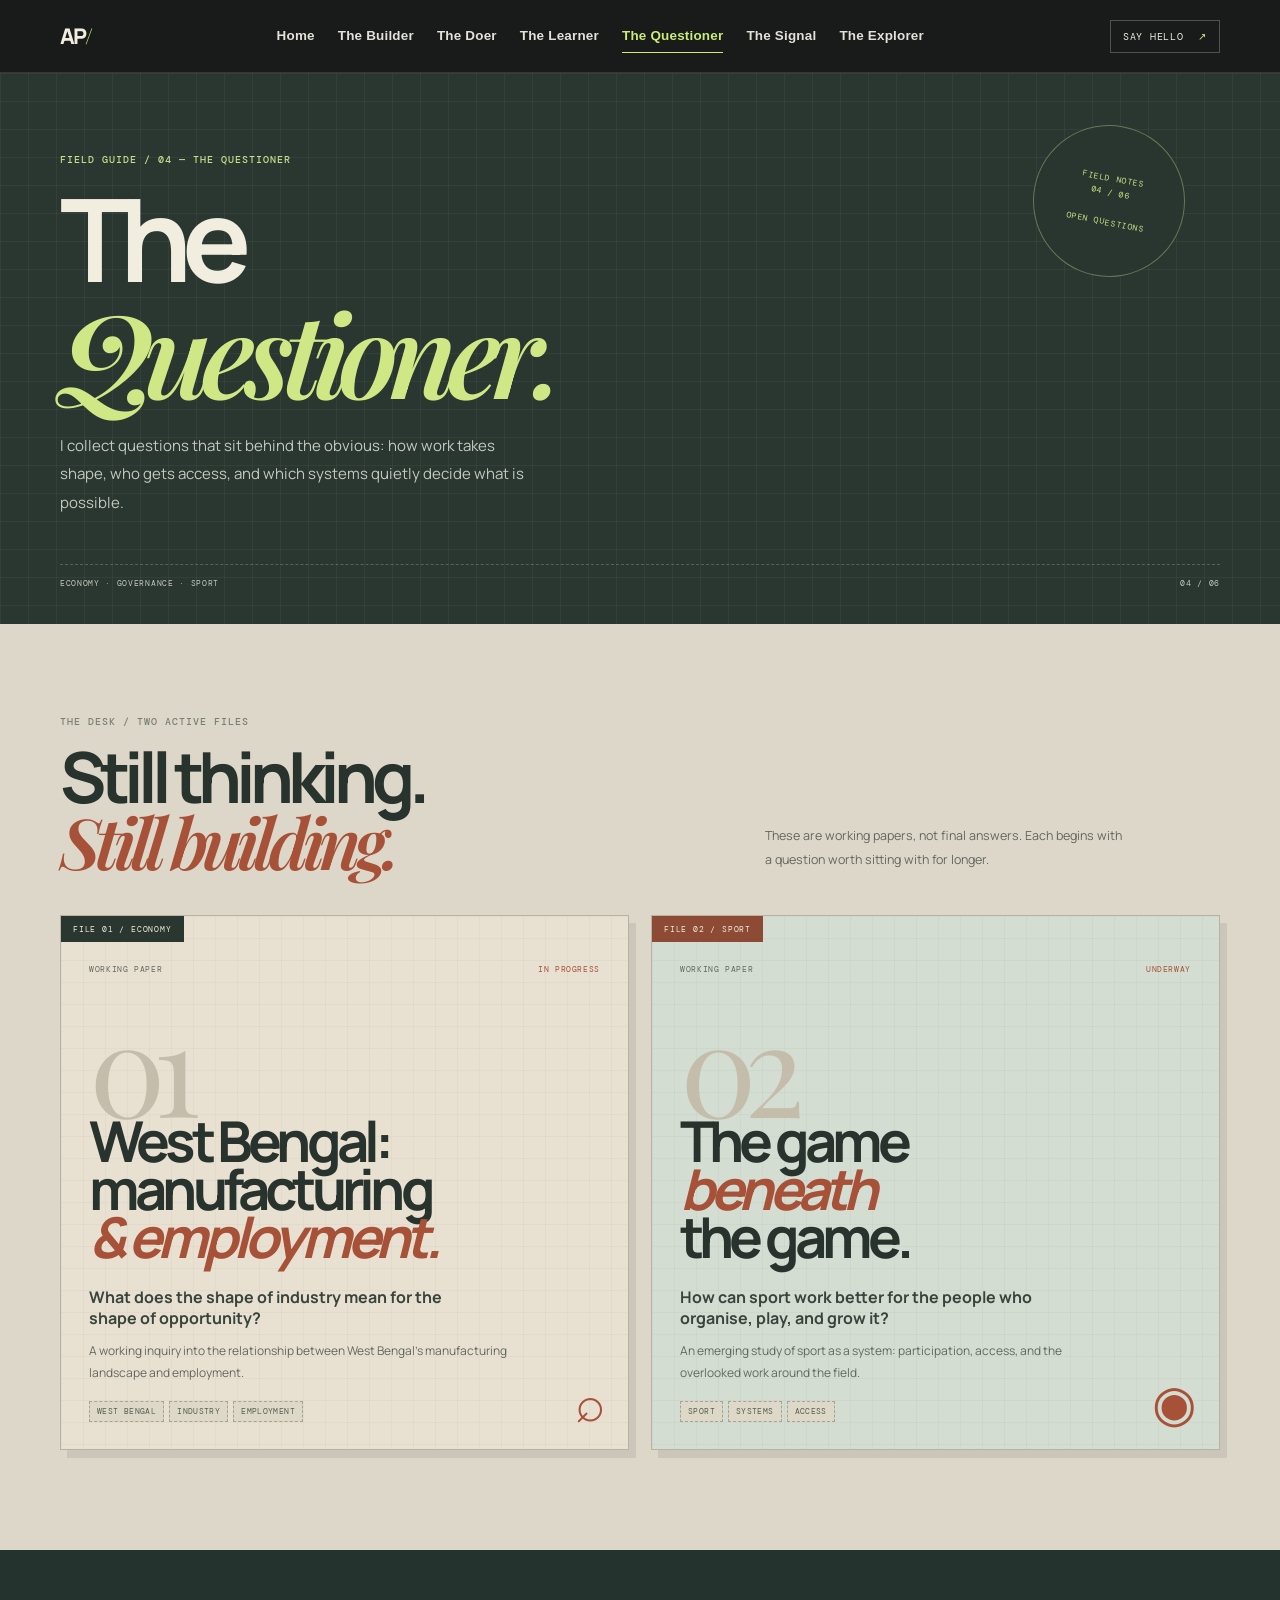
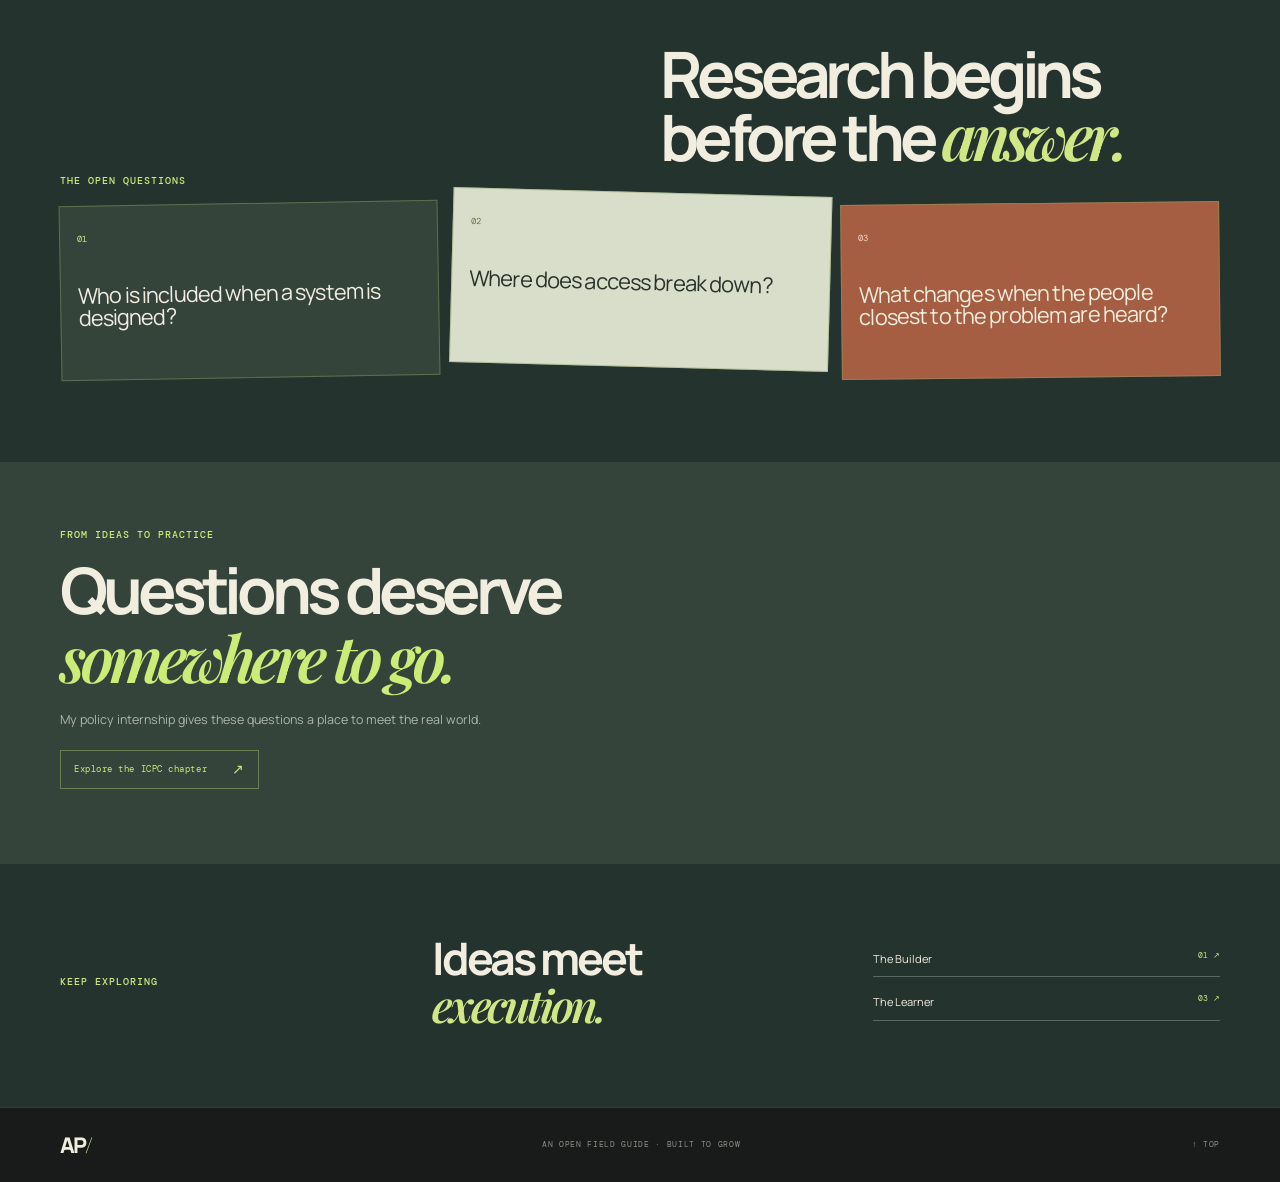
<file: questioner.html>
<!doctype html>
<html lang="en"><head><meta charset="utf-8"><meta name="viewport" content="width=device-width, initial-scale=1"><meta name="description" content="Research in progress by Aniket Pandey on West Bengal manufacturing and employment, and sports."><title>The Questioner — Aniket Pandey</title><link rel="preconnect" href="https://fonts.googleapis.com"><link rel="preconnect" href="https://fonts.gstatic.com" crossorigin><link href="https://fonts.googleapis.com/css2?family=DM+Mono:wght@400;500&family=Manrope:wght@400;500;600;700;800&family=Playfair+Display:ital,wght@0,600;0,700;1,600&display=swap" rel="stylesheet"><link rel="stylesheet" href="styles.css"><link rel="stylesheet" href="questioner.css"></head>
<body class="page-research"><!-- Shared site navigation -->
<header class="masthead"><nav class="site-nav shell" aria-label="Main navigation"><a class="brand" href="index.html">AP<span>/</span></a><div class="site-nav-links"><a href="index.html">Home</a><a href="builder.html">The Builder</a><a href="doer.html">The Doer</a><a href="learner.html">The Learner</a><a class="current" href="questioner.html">The Questioner</a><a href="signal.html">The Signal</a><a href="explorer.html">The Explorer</a></div><a class="nav-link" href="contact.html">SAY HELLO <span>↗</span></a></nav></header>
<!-- Main page content -->
<!-- Page-section notes -->
<main class="inner-page" id="top"><!-- Page title, introduction, and section context. -->
<section class="page-hero page-hero-paper"><div class="shell"><p class="eyebrow">FIELD GUIDE / 04 — THE QUESTIONER</p><h1>The<br><em>Questioner.</em></h1><p class="page-deck">I collect questions that sit behind the obvious: how work takes shape, who gets access, and which systems quietly decide what is possible.</p><div class="page-hero-foot"><span>ECONOMY · GOVERNANCE · SPORT</span><span>04 / 06</span></div></div></section>
  <!-- Research projects currently in progress. -->
<section class="research-desk"><div class="shell"><header class="questioner-intro"><div><p class="eyebrow">THE DESK / TWO ACTIVE FILES</p><h2>Still thinking.<br><em>Still building.</em></h2></div><p>These are working papers, not final answers. Each begins with a question worth sitting with for longer.</p></header><div class="paper-dossiers">
    <article class="paper-dossier bengal-dossier"><div class="dossier-tab">FILE 01 / ECONOMY</div><div class="dossier-topline"><span>WORKING PAPER</span><span>IN PROGRESS</span></div><div class="dossier-number">01</div><h3>West Bengal:<br>manufacturing<br><em>&amp; employment.</em></h3><p class="dossier-question">What does the shape of industry mean for the shape of opportunity?</p><p class="dossier-copy">A working inquiry into the relationship between West Bengal’s manufacturing landscape and employment.</p><div class="dossier-tags"><span>WEST BENGAL</span><span>INDUSTRY</span><span>EMPLOYMENT</span></div><span class="dossier-mark">⌕</span></article>
    <article class="paper-dossier sport-dossier"><div class="dossier-tab">FILE 02 / SPORT</div><div class="dossier-topline"><span>WORKING PAPER</span><span>UNDERWAY</span></div><div class="dossier-number">02</div><h3>The game<br><em>beneath</em><br>the game.</h3><p class="dossier-question">How can sport work better for the people who organise, play, and grow it?</p><p class="dossier-copy">An emerging study of sport as a system: participation, access, and the overlooked work around the field.</p><div class="dossier-tags"><span>SPORT</span><span>SYSTEMS</span><span>ACCESS</span></div><span class="dossier-mark">◉</span></article>
  </div></div></section>
  <!-- Questions guiding the research work. -->
<section class="question-wall"><div class="shell"><div class="question-wall-heading"><p class="eyebrow eyebrow-lime">THE OPEN QUESTIONS</p><h2>Research begins<br>before the <em>answer.</em></h2></div><div class="question-notes"><article><span>01</span><p>Who is included when a system is designed?</p></article><article><span>02</span><p>Where does access break down?</p></article><article><span>03</span><p>What changes when the people closest to the problem are heard?</p></article></div></div></section>
  <!-- Cross-link between research questions and policy work. -->
<section class="research-bridge"><div class="shell bridge-inner"><p class="eyebrow eyebrow-lime">FROM IDEAS TO PRACTICE</p><h2>Questions deserve<br><em>somewhere to go.</em></h2><p>My policy internship gives these questions a place to meet the real world.</p><a class="outline-link" href="builder.html">Explore the ICPC chapter <span>↗</span></a></div></section>
  <!-- Related pages and next navigation steps. -->
<section class="page-end section-blue"><div class="shell page-end-inner"><p class="eyebrow eyebrow-dark">KEEP EXPLORING</p><h2>Ideas meet<br><em>execution.</em></h2><div class="next-links"><a href="builder.html">The Builder <span>01 ↗</span></a><a href="learner.html">The Learner <span>03 ↗</span></a></div></div></section>
</main><!-- Shared footer -->
<footer class="footer"><div class="shell footer-inner"><a class="brand" href="index.html">AP<span>/</span></a><p>AN OPEN FIELD GUIDE · BUILT TO GROW</p><a href="#top">↑ TOP</a></div></footer></body></html>
</file>
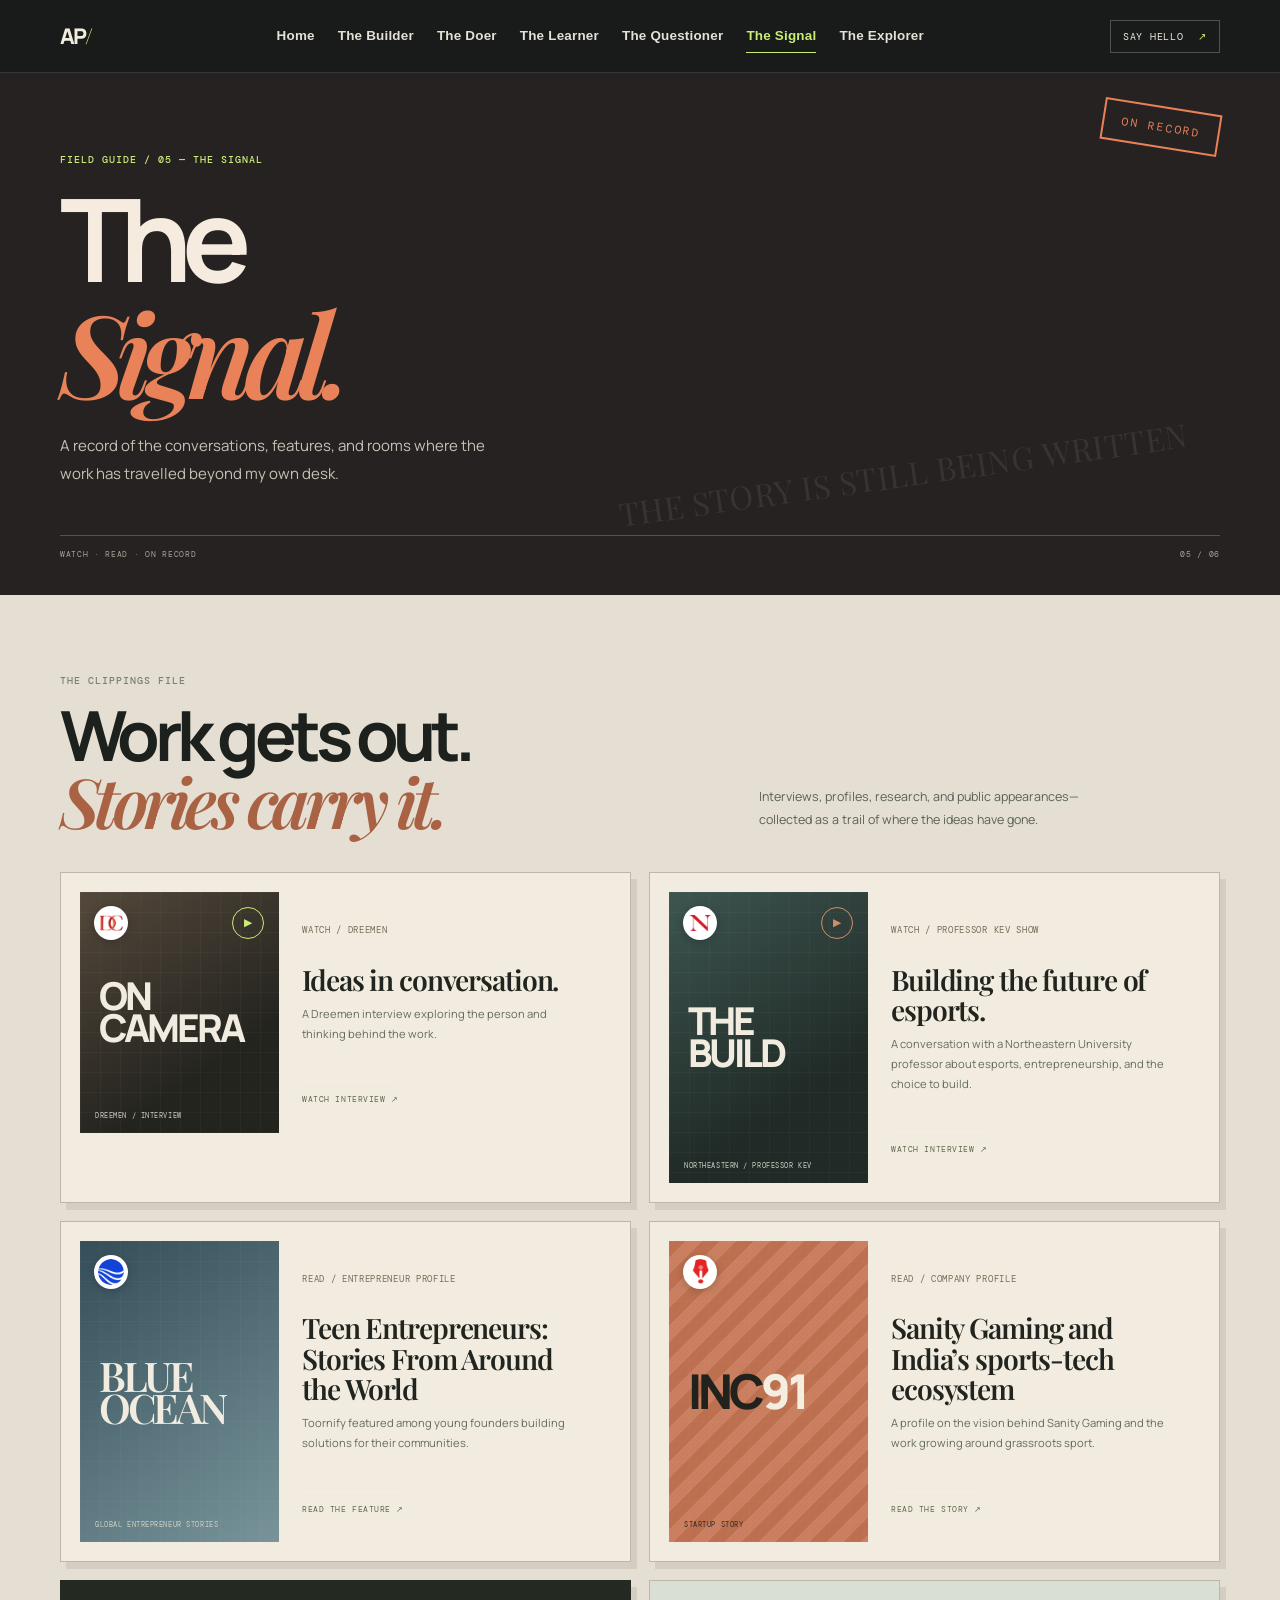
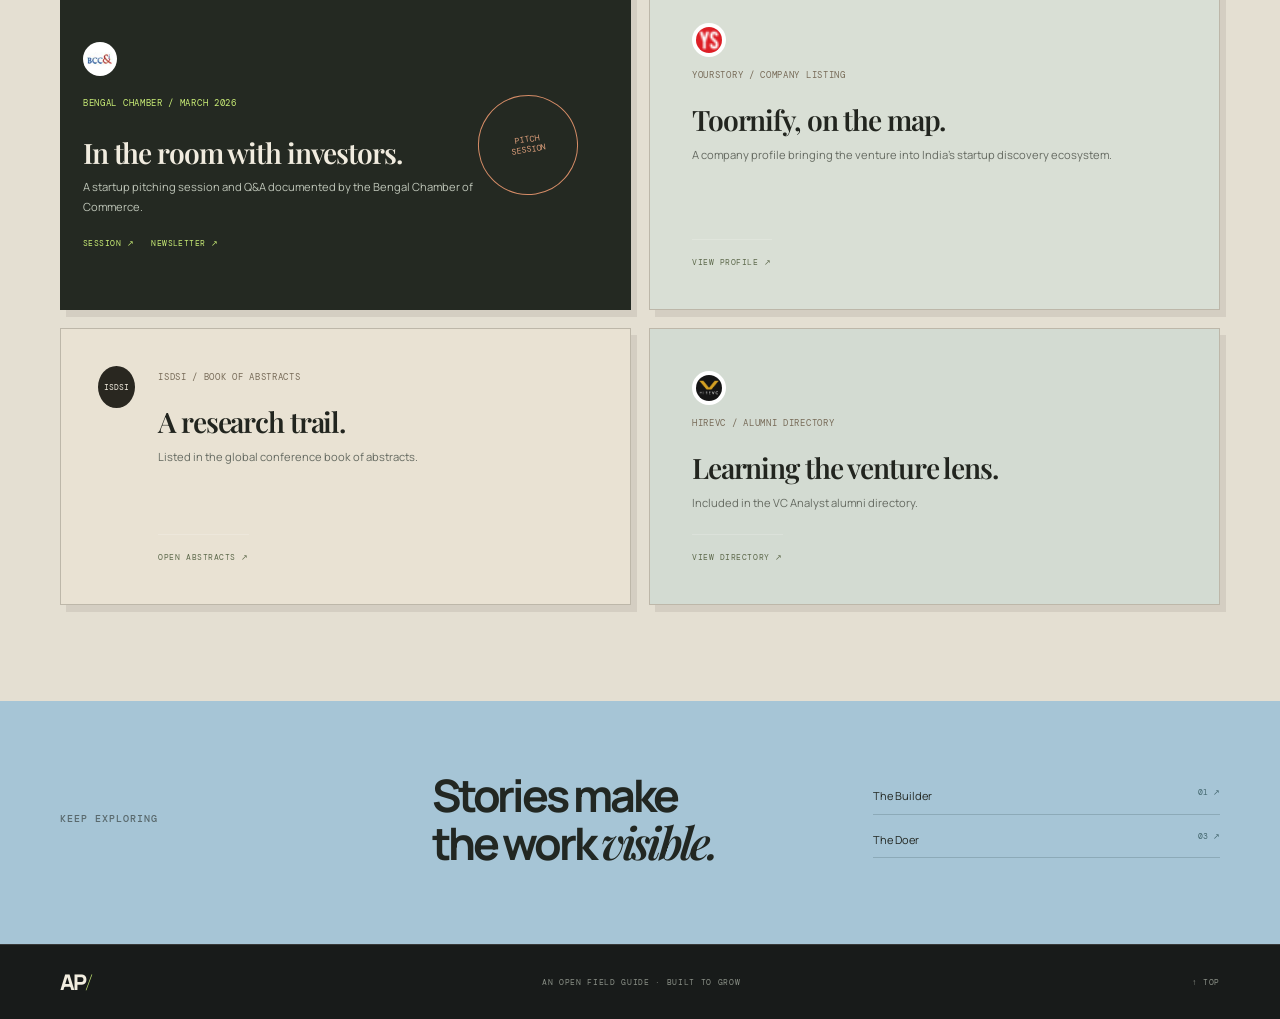
<file: signal.html>
<!doctype html>
<html lang="en"><head><meta charset="utf-8"><meta name="viewport" content="width=device-width, initial-scale=1"><meta name="description" content="Interviews, profiles, and appearances featuring Aniket Pandey and Toornify."><title>The Signal — Aniket Pandey</title><link rel="preconnect" href="https://fonts.googleapis.com"><link rel="preconnect" href="https://fonts.gstatic.com" crossorigin><link href="https://fonts.googleapis.com/css2?family=DM+Mono:wght@400;500&family=Manrope:wght@400;500;600;700;800&family=Playfair+Display:ital,wght@0,600;0,700;1,600&display=swap" rel="stylesheet"><link rel="stylesheet" href="styles.css"></head>
<body class="page-features"><!-- Shared site navigation -->
<header class="masthead"><nav class="site-nav shell" aria-label="Main navigation"><a class="brand" href="index.html">AP<span>/</span></a><div class="site-nav-links"><a href="index.html">Home</a><a href="builder.html">The Builder</a><a href="doer.html">The Doer</a><a href="learner.html">The Learner</a><a href="questioner.html">The Questioner</a><a class="current" href="signal.html">The Signal</a><a href="explorer.html">The Explorer</a></div><a class="nav-link" href="contact.html">SAY HELLO <span>↗</span></a></nav></header>
<!-- Main page content -->
<!-- Page-section notes -->
<main class="inner-page" id="top"><!-- Page title, introduction, and section context. -->
<section class="page-hero page-hero-dark"><div class="shell"><p class="eyebrow eyebrow-lime">FIELD GUIDE / 05 — THE SIGNAL</p><h1>The<br><em>Signal.</em></h1><p class="page-deck">A record of the conversations, features, and rooms where the work has travelled beyond my own desk.</p><div class="page-hero-foot"><span>WATCH · READ · ON RECORD</span><span>05 / 06</span></div></div></section>
  <!-- Features, interviews, and public appearances. -->
<section class="signal-desk"><div class="shell"><header class="signal-intro"><div><p class="eyebrow">THE CLIPPINGS FILE</p><h2>Work gets out.<br><em>Stories carry it.</em></h2></div><p>Interviews, profiles, research, and public appearances—collected as a trail of where the ideas have gone.</p></header>
    <div class="signal-grid">
      <article class="signal-card signal-interview"><a href="https://www.youtube.com/watch?v=PdlppfrxoAU" target="_blank" rel="noreferrer" aria-label="Watch the Dreemen interview"><div class="signal-art"><img class="signal-logo" src="assets/logos/dreemen.png" alt="Dreemen logo"><span>ON<br>CAMERA</span><b>▶</b><small>DREEMEN / INTERVIEW</small></div><div class="signal-copy"><span class="detail-tag">WATCH / DREEMEN</span><h3>Ideas in conversation.</h3><p>A Dreemen interview exploring the person and thinking behind the work.</p><span class="signal-link">WATCH INTERVIEW ↗</span></div></a></article>
      <article class="signal-card signal-interview signal-interview-alt"><a href="https://youtu.be/y5MhM0yntXk?si=CC-9TlKzNIKHgQst" target="_blank" rel="noreferrer" aria-label="Watch the interview with Northeastern University professor"><div class="signal-art"><img class="signal-logo" src="assets/logos/northeastern.png" alt="Northeastern University logo"><span>THE<br>BUILD</span><b>▶</b><small>NORTHEASTERN / PROFESSOR KEV</small></div><div class="signal-copy"><span class="detail-tag">WATCH / PROFESSOR KEV SHOW</span><h3>Building the future of esports.</h3><p>A conversation with a Northeastern University professor about esports, entrepreneurship, and the choice to build.</p><span class="signal-link">WATCH INTERVIEW ↗</span></div></a></article>
      <article class="signal-card signal-blue"><a href="https://blueoceancompetition.org/teen-entrepreneurs/" target="_blank" rel="noreferrer"><div class="signal-art"><img class="signal-logo" src="assets/logos/blue-ocean.png" alt="Blue Ocean Competition logo"><span>BLUE<br>OCEAN</span><small>GLOBAL ENTREPRENEUR STORIES</small></div><div class="signal-copy"><span class="detail-tag">READ / ENTREPRENEUR PROFILE</span><h3>Teen Entrepreneurs: Stories From Around the World</h3><p>Toornify featured among young founders building solutions for their communities.</p><span class="signal-link">READ THE FEATURE ↗</span></div></a></article>
      <article class="signal-card signal-inc91"><a href="https://www.inc91.com/sanity-gaming-building-indias-first-sports-tech-ecosystem" target="_blank" rel="noreferrer"><div class="signal-art"><img class="signal-logo" src="assets/logos/inc91.png" alt="Inc91 logo"><span>INC<span>91</span></span><small>STARTUP STORY</small></div><div class="signal-copy"><span class="detail-tag">READ / COMPANY PROFILE</span><h3>Sanity Gaming and India’s sports-tech ecosystem</h3><p>A profile on the vision behind Sanity Gaming and the work growing around grassroots sport.</p><span class="signal-link">READ THE STORY ↗</span></div></a></article>
      <article class="signal-card signal-chamber"><div class="signal-copy"><img class="signal-logo-inline" src="assets/logos/bengal-chamber.png" alt="Bengal Chamber of Commerce logo"><span class="detail-tag">BENGAL CHAMBER / MARCH 2026</span><h3>In the room with investors.</h3><p>A startup pitching session and Q&amp;A documented by the Bengal Chamber of Commerce.</p><div class="signal-actions"><a href="https://bengalchamber.com/pitching-session-for-startups.html" target="_blank" rel="noreferrer">SESSION ↗</a><a href="https://bengalchamber.com/news/bcci-newsletter-march2026.pdf" target="_blank" rel="noreferrer">NEWSLETTER ↗</a></div></div><span class="chamber-stamp">PITCH<br>SESSION</span></article>
      <article class="signal-card signal-text-card"><a href="https://yourstory.com/companies/toornify" target="_blank" rel="noreferrer"><div class="signal-copy"><img class="signal-logo-inline" src="assets/logos/yourstory.png" alt="YourStory logo"><span class="detail-tag">YOURSTORY / COMPANY LISTING</span><h3>Toornify, on the map.</h3><p>A company profile bringing the venture into India’s startup discovery ecosystem.</p><span class="signal-link">VIEW PROFILE ↗</span></div></a></article>
      <article class="signal-card signal-text-card signal-research-card"><a href="https://isdsi-global.com/img/BOOK-OF-ABSTRACTS.pdf" target="_blank" rel="noreferrer"><span class="signal-logo-placeholder">ISDSI</span><div class="signal-copy"><span class="detail-tag">ISDSI / BOOK OF ABSTRACTS</span><h3>A research trail.</h3><p>Listed in the global conference book of abstracts.</p><span class="signal-link">OPEN ABSTRACTS ↗</span></div></a></article>
      <article class="signal-card signal-text-card signal-hirevc"><a href="https://www.hirevc.com/alumni-directory-vc-analyst" target="_blank" rel="noreferrer"><div class="signal-copy"><img class="signal-logo-inline" src="assets/logos/hirevc.png" alt="HireVC logo"><span class="detail-tag">HIREVC / ALUMNI DIRECTORY</span><h3>Learning the venture lens.</h3><p>Included in the VC Analyst alumni directory.</p><span class="signal-link">VIEW DIRECTORY ↗</span></div></a></article>
    </div></div></section>
  <!-- Related pages and next navigation steps. -->
<section class="page-end section-blue"><div class="shell page-end-inner"><p class="eyebrow eyebrow-dark">KEEP EXPLORING</p><h2>Stories make<br>the work <em>visible.</em></h2><div class="next-links"><a href="builder.html">The Builder <span>01 ↗</span></a><a href="doer.html">The Doer <span>03 ↗</span></a></div></div></section></main>
<!-- Shared footer -->
<footer class="footer"><div class="shell footer-inner"><a class="brand" href="index.html">AP<span>/</span></a><p>AN OPEN FIELD GUIDE · BUILT TO GROW</p><a href="#top">↑ TOP</a></div></footer></body></html>
</file>
<file: styles.css>
/* Shared foundation and design tokens. Route-specific refinements are grouped below by page. */
:root {
  --night: #181b1a;
  --night-soft: #252a27;
  --paper: #f1eddf;
  --paper-dark: #e5dfce;
  --lime: #c9ed76;
  --rust: #e98259;
  --blue: #a6c5d6;
  --ink: #222722;
  --muted: #767d72;
  --sans: "Manrope", "Segoe UI", sans-serif;
  --serif: "Playfair Display", Georgia, serif;
  --mono: "DM Mono", Consolas, monospace;
}
* { box-sizing: border-box; }
html { scroll-behavior: smooth; }
body { margin: 0; background: var(--night); color: var(--paper); font-family: var(--sans); font-size: 15px; line-height: 1.7; }
a { color: inherit; text-decoration: none; }
a:focus-visible, summary:focus-visible { outline: 2px solid var(--rust); outline-offset: 4px; }
.shell { width: min(1160px, calc(100% - 72px)); margin-inline: auto; }
.masthead { background: var(--night); border-bottom: 1px solid #ffffff20; }
.nav { display: flex; align-items: center; justify-content: space-between; min-height: 72px; }
.brand { font-size: 1.35rem; font-weight: 800; letter-spacing: -.1em; }
.brand span { color: var(--lime); font-family: var(--serif); }
.nav-note, .nav-link { font: .58rem var(--mono); letter-spacing: .1em; }
.nav-note { color: #949a91; }
.nav-link { color: var(--paper); padding: 9px 12px; border: 1px solid #ffffff3c; transition: .2s; }
.nav-link:hover { border-color: var(--lime); color: var(--lime); }
.nav-link span { color: var(--lime); margin-left: 8px; }
.opening { background: var(--night); overflow: hidden; }
.opening-grid { position: relative; min-height: 665px; display: grid; grid-template-columns: 1.1fr .9fr; align-items: center; padding-top: 45px; padding-bottom: 92px; }
.opening-copy { position: relative; z-index: 1; padding: 20px 0; }
.kicker, .eyebrow, .section-coordinate, .mini-label { font: 500 .63rem/1.5 var(--mono); letter-spacing: .1em; text-transform: uppercase; }
.kicker { color: var(--lime); margin-bottom: 26px; }
.kicker-line { display: inline-block; width: 27px; height: 1px; vertical-align: middle; background: var(--rust); margin-right: 10px; }
h1, h2, h3, p { margin-top: 0; }
h1 { font-size: clamp(3.8rem, 7.5vw, 6.75rem); font-weight: 700; letter-spacing: -.085em; line-height: .98; margin: 0 0 25px; }
h1 em, h2 em { font-family: var(--serif); font-weight: 600; }
h1 em { color: var(--lime); }
.opening-summary { max-width: 510px; color: #b7bcb3; font-size: .92rem; line-height: 1.95; }
.scroll-cue { display: inline-flex; align-items: center; gap: 12px; margin-top: 24px; font: .58rem var(--mono); letter-spacing: .08em; color: #e6e5dc; }
.scroll-icon { width: 31px; height: 31px; display: grid; place-items: center; border: 1px solid var(--lime); border-radius: 50%; color: var(--lime); transition: .25s; }
.scroll-cue:hover .scroll-icon { color: var(--night); background: var(--lime); transform: translateY(3px); }
.compass { position: relative; justify-self: end; width: min(100%, 470px); aspect-ratio: 1; border-radius: 50%; border: 1px solid #d4d7c51c; display: grid; place-items: center; background: radial-gradient(circle at 50%, #30362b 0, #212522 50%, #1b1e1c 72%); transform: rotate(-4deg); }
.compass::before, .compass::after { content: ""; position: absolute; background: #e9ead51c; }
.compass::before { height: 1px; left: 5%; right: 5%; top: 50%; }.compass::after { width: 1px; top: 5%; bottom: 5%; left: 50%; }
.compass-ring { position: absolute; border: 1px solid #d9dfc728; border-radius: 50%; }
.ring-outer { inset: 8%; border-style: dashed; border-color: #c9ed764a; animation: slow-spin 65s linear infinite; }
.ring-inner { inset: 21%; }
.compass-core { position: relative; width: 42%; aspect-ratio: 1; border-radius: 50%; background: var(--lime); color: var(--night); display: flex; align-items: center; justify-content: center; flex-direction: column; box-shadow: 0 0 80px #c9ed7630; }
.compass-core span { font-size: clamp(3.5rem, 7vw, 6.5rem); font-weight: 800; letter-spacing: -.14em; line-height: 1; padding-right: .12em; }
.compass-core i { font: .52rem var(--mono); letter-spacing: .12em; font-style: normal; margin-top: 8px; }
.compass-mark { position: absolute; font: .55rem var(--mono); color: #aeb4a8; z-index: 1; }.mark-n { top: 5%; left: calc(50% - 4px); }.mark-s { bottom: 5%; left: calc(50% - 4px); }.mark-e { right: 5%; top: calc(50% - 8px); }.mark-w { left: 5%; top: calc(50% - 8px); }
.compass-line { position: absolute; z-index: 1; width: 1px; height: 17%; background: var(--rust); top: 33%; left: calc(50% - 1px); transform: rotate(39deg); transform-origin: bottom; }
.line-b { height: 14%; background: var(--blue); top: 49%; transform: rotate(-41deg); transform-origin: top; }
.float-label { position: absolute; z-index: 2; padding: 5px 8px; background: var(--night); color: var(--lime); font: .52rem var(--mono); letter-spacing: .08em; border: 1px solid #c9ed7650; }
.label-one { top: 24%; right: 13%; transform: rotate(8deg); }.label-two { bottom: 25%; left: 13%; transform: rotate(-8deg); }.label-three { bottom: 18%; right: 19%; color: var(--blue); border-color: #a6c5d655; transform: rotate(5deg); }
.coord { position: absolute; color: #81877f; font: .51rem var(--mono); letter-spacing: .08em; }.coord-top { top: 14%; left: 19%; }.coord-bottom { bottom: 13%; left: 41%; }
.opening-index { position: absolute; bottom: 25px; left: 0; right: 0; padding-top: 13px; border-top: 1px solid #ffffff25; display: flex; justify-content: space-between; color: #8b9187; font: .55rem var(--mono); letter-spacing: .08em; }
.opening-index i { color: var(--rust); font-style: normal; padding: 0 7px; }
.section-paper { color: var(--ink); background: var(--paper); }
.wayfinder { padding: 92px 0 40px; }
.wayfinder-heading { display: flex; justify-content: space-between; align-items: end; gap: 30px; margin-bottom: 34px; }
.eyebrow { color: #7a8174; margin-bottom: 15px; }
.wayfinder h2 { font-size: clamp(2.4rem, 4.5vw, 3.7rem); letter-spacing: -.07em; line-height: 1.1; margin: 0; }
.wayfinder-aside { color: #777b71; font-size: .8rem; margin: 0 0 5px; }
.path-grid { display: grid; grid-template-columns: repeat(3, 1fr); gap: 12px; }
.path-card { min-height: 225px; padding: 19px 20px 16px; position: relative; display: flex; flex-direction: column; align-items: flex-start; overflow: hidden; transition: transform .25s, box-shadow .25s; border: 1px solid transparent; }
.path-card:hover { transform: translateY(-5px); box-shadow: 0 12px 26px #22272217; }
.path-card:focus-visible { outline-color: var(--rust); }
.path-founder { background: #d4e696; }.path-sport { background: #dce7e9; }.path-research { background: #e6dfcd; }.path-proof { background: #e6d5c6; }.path-learning { background: #d8d9c8; }.path-press { background: #ded9e8; }
.path-no, .path-label, .path-meta { font: .54rem var(--mono); letter-spacing: .07em; text-transform: uppercase; }
.path-no { color: #737b6b; }.path-symbol { position: absolute; right: 18px; top: 9px; font: 2.1rem var(--serif); color: #303d2b75; transition: transform .25s; }.path-card:hover .path-symbol { transform: rotate(12deg) scale(1.12); }
.path-label { margin-top: 25px; color: #606a59; }.path-card strong { margin-top: 7px; font-size: clamp(1.55rem, 2.4vw, 2.1rem); letter-spacing: -.07em; line-height: 1.05; font-weight: 700; }.path-meta { color: #656a61; font-size: .5rem; margin-top: auto; padding-top: 18px; }
.wayfinder-foot { margin-top: 25px; display: flex; justify-content: space-between; color: #87897e; font: .53rem var(--mono); letter-spacing: .1em; }.wayfinder-foot b { color: #8ca948; }
.section-ink { background: var(--night); color: var(--paper); }
.venture-section { padding: 95px 0 100px; }
.section-topline { display: flex; justify-content: space-between; align-items: center; border-bottom: 1px solid #82887945; padding-bottom: 12px; }
.section-topline .eyebrow { margin: 0; }.eyebrow-lime { color: var(--lime); }.section-coordinate { color: #8b9287; font-size: .52rem; }
.venture-lead { padding: 55px 0 40px; display: grid; grid-template-columns: 1.1fr .9fr; gap: 50px; align-items: end; }
.venture-lead h2, .milestone-heading h2, .signals-heading h2 { font-size: clamp(2.8rem, 5.6vw, 4.9rem); letter-spacing: -.08em; line-height: 1.02; margin: 0; }.venture-lead h2 em, .signals-heading h2 em { color: var(--lime); }.venture-lead p, .milestone-heading > p, .signals-heading > p { max-width: 410px; color: #a9afa4; font-size: .85rem; margin: 0 0 6px; line-height: 1.9; }
.feature-project { background: #252a27; border: 1px solid #ffffff20; }
.project-top, .project-bottom { display: flex; justify-content: space-between; padding: 14px 18px; color: #9ca397; font: .52rem var(--mono); letter-spacing: .07em; }.project-top { border-bottom: 1px solid #ffffff1b; }.project-bottom { border-top: 1px solid #ffffff1b; }
.project-body { display: grid; grid-template-columns: 1fr .9fr; gap: 45px; padding: 33px; align-items: center; }
.project-wordmark { font-size: 1.25rem; letter-spacing: -.08em; font-weight: 800; margin-bottom: 26px; }.project-wordmark span { color: var(--lime); }.project-wordmark sup { color: var(--rust); font-size: .7rem; vertical-align: top; margin-left: 5px; }
.project-body h3 { max-width: 490px; font-size: clamp(1.75rem, 3vw, 2.5rem); letter-spacing: -.07em; line-height: 1.1; margin: 0 0 15px; }.project-body > div:first-child > p:not(.project-wordmark) { max-width: 520px; color: #b0b5ac; font-size: .81rem; line-height: 1.9; }
.outline-link { display: inline-flex; gap: 25px; align-items: center; color: var(--lime); border: 1px solid #c9ed7659; padding: 10px 13px; margin-top: 7px; font: .57rem var(--mono); letter-spacing: .06em; transition: background .2s, color .2s; }.outline-link:hover { background: var(--lime); color: var(--night); }.outline-link span { font-size: .85rem; }
.tourney-graphic { position: relative; min-height: 315px; overflow: hidden; background: radial-gradient(ellipse at 35% 65%, #56663d 0, #303a2e 34%, #202622 75%); border: 1px solid #ffffff1a; display: grid; place-items: center; }
.tourney-graphic::before { content: ""; position: absolute; inset: 0; opacity: .23; background-image: linear-gradient(#c9ed7628 1px, transparent 1px), linear-gradient(90deg,#c9ed7628 1px,transparent 1px); background-size: 26px 26px; transform: perspective(260px) rotateX(45deg) scale(1.3); transform-origin: bottom; }
.bracket { position: absolute; top: 27%; left: 18%; right: 18%; height: 50%; }.bracket i, .bracket b { display: block; position: absolute; width: 30px; height: 30px; border: 1px solid var(--lime); background: #272f24; box-shadow: 0 0 0 5px #c9ed7613; }.bracket i:nth-child(1) { left: 0; top: 0; }.bracket i:nth-child(2) { left: 0; bottom: 0; }.bracket i:nth-child(3) { left: 39%; top: 0; border-color: var(--rust); }.bracket i:nth-child(4) { left: 39%; bottom: 0; border-color: var(--rust); }.bracket b { right: 0; top: calc(50% - 15px); background: var(--lime); border-color: var(--lime); }
.bracket-one::before, .bracket-one::after { content: ""; position: absolute; left: 30px; width: calc(39% - 30px); border-top: 1px solid #c9ed7680; }.bracket-one::before { top: 15px; }.bracket-one::after { bottom: 15px; }.bracket-one i:nth-child(3)::before, .bracket-one i:nth-child(4)::before { content: ""; position: absolute; width: 25px; border-top: 1px solid #e9825980; right: -25px; top: 14px; }
.bracket-two { left: 18%; right: 18%; top: 39%; height: 25%; }.bracket-two i { left: 39%; top: 0; border-color: var(--rust); }.bracket-two i:nth-child(2) { top: auto; bottom: 0; }.bracket-two b { right: 0; top: calc(50% - 15px); background: var(--lime); }.bracket-two::before, .bracket-two::after { content: ""; position: absolute; left: calc(39% + 30px); width: calc(61% - 30px); border-top: 1px solid #e9825980; }.bracket-two::before { top: 15px; }.bracket-two::after { bottom: 15px; }
.bracket-three { left: 18%; right: 18%; top: 49%; height: 2px; }.bracket-three b { right: 0; top: 0; }.bracket-three::before { content: ""; position: absolute; left: calc(39% + 30px); right: 30px; border-top: 1px solid var(--lime); top: 15px; }
.graphic-caption { position: absolute; bottom: 14px; left: 14px; color: #c0c9b4; font: .48rem var(--mono); letter-spacing: .07em; }.graphic-caption b { color: var(--lime); padding: 0 7px; }.graphic-stamp { position: absolute; right: 12px; top: 13px; width: 52px; height: 52px; display: grid; place-content: center; text-align: center; border: 1px solid var(--rust); border-radius: 50%; color: var(--rust); font: .48rem/.95 var(--mono); transform: rotate(9deg); }
.role-strip { display: grid; grid-template-columns: 1fr 1fr; gap: 12px; margin-top: 12px; }.role-card { border: 1px solid #ffffff21; padding: 20px 22px; }.mini-label { color: var(--lime); font-size: .53rem; }.role-card h3 { font-size: 1.2rem; letter-spacing: -.04em; margin: 11px 0 4px; }.role-card p { color: #a3a99f; font-size: .73rem; margin: 0; }.role-card-muted { background: #222622; }.role-card-muted h3 { color: #d7d7cc; }
.research-section { padding: 96px 0 105px; }.research-layout { display: grid; grid-template-columns: .75fr 1.25fr; gap: 80px; align-items: center; }.research-heading h2, .learning-heading h2 { font-size: clamp(3.2rem, 6vw, 5rem); letter-spacing: -.085em; line-height: .99; margin: 0 0 22px; }.research-heading h2 em, .learning-heading h2 em { color: #a75838; }.research-heading > p:last-child { color: #73766d; max-width: 310px; font-size: .82rem; }.research-stack { display: grid; gap: 12px; }.research-piece { padding: 23px 25px 18px; border: 1px solid #c6c2b4; background: #e9e4d6; }.research-piece-sport { background: #dce5df; border-color: #c1cfc4; }.research-tag { display: flex; justify-content: space-between; align-items: center; color: #777c71; font: .55rem var(--mono); letter-spacing: .08em; }.progress-dot { width: 7px; height: 7px; background: #c47c55; border-radius: 50%; box-shadow: 0 0 0 4px #c47c551c; }.research-piece h3 { font-size: 1.5rem; letter-spacing: -.05em; line-height: 1.15; margin: 22px 0 8px; }.research-piece p { color: #6a7067; font-size: .76rem; margin-bottom: 20px; }.piece-bottom { display: flex; justify-content: space-between; border-top: 1px solid #bbbbae; padding-top: 11px; color: #777c72; font: .5rem var(--mono); letter-spacing: .05em; }
.section-blue { background: var(--blue); color: var(--ink); }.milestone-section { padding: 91px 0 76px; }.eyebrow-dark { color: #59696d; }.section-blue .section-coordinate { color: #52646a; }.milestone-heading { display: flex; justify-content: space-between; align-items: end; gap: 45px; padding: 48px 0 38px; }.milestone-heading h2 { margin: 0; }.milestone-heading h2 em { color: #42666d; font-weight: 600; }.milestone-heading > p { color: #46585e; max-width: 360px; }.milestone-grid { display: grid; grid-template-columns: repeat(4,1fr); border: 1px solid #344e542d; }.milestone-card { min-height: 255px; position: relative; padding: 17px; border-right: 1px solid #344e542d; transition: background .2s; }.milestone-card:last-child { border-right: 0; }.milestone-card:hover { background: #ffffff2e; }.milestone-index { color: #557077; font: .48rem var(--mono); letter-spacing: .04em; }.milestone-year { display: block; margin-top: 28px; color: #395a61; font: 1.1rem var(--serif); }.milestone-card h3 { font-size: 1.05rem; letter-spacing: -.04em; line-height: 1.3; margin: 7px 0 9px; }.milestone-card p { font-size: .69rem; line-height: 1.7; color: #4b5b60; margin: 0; }.award-ribbon { display: grid; grid-template-columns: 160px 1fr; gap: 20px; padding: 20px 0 0; align-items: start; }.award-ribbon > span { color: #53676c; font: .53rem var(--mono); letter-spacing: .08em; }.award-ribbon p { color: #384f55; font-size: .73rem; margin: 0; }.award-ribbon i { color: #a65e41; font-style: normal; padding: 0 5px; }
.learning-section { padding: 96px 0 102px; }.learning-heading { display: flex; justify-content: space-between; align-items: end; padding: 42px 0; gap: 35px; }.learning-heading h2 { margin: 0; }.education-card { width: min(100%, 440px); background: var(--night); color: var(--paper); padding: 21px 24px; border-left: 4px solid var(--lime); }.education-card h3 { font-size: 1.18rem; line-height: 1.35; letter-spacing: -.04em; margin: 13px 0 3px; }.education-card p { color: #adb4a8; font-size: .68rem; margin: 0; }.learning-columns { display: grid; grid-template-columns: 1.15fr .85fr; gap: 75px; border-top: 1px solid #cbc8ba; padding-top: 25px; }.learning-columns .eyebrow { margin-bottom: 16px; }.credential-list { border-top: 1px solid #cbc8ba; }.credential-list > div { display: grid; grid-template-columns: 56px 1fr; column-gap: 12px; padding: 11px 0; border-bottom: 1px solid #cbc8ba; align-items: baseline; }.credential-list span { grid-row: span 2; color: #9a6a4f; font: .56rem var(--mono); }.credential-list strong { font-size: .77rem; font-weight: 700; }.credential-list small { color: #7c7f76; font-size: .62rem; }.more-credentials { margin-top: 14px; border-bottom: 1px solid #cbc8ba; }.more-credentials summary { cursor: pointer; list-style: none; padding: 11px 0 14px; color: #555d53; font: .57rem var(--mono); letter-spacing: .03em; display: flex; justify-content: space-between; }.more-credentials summary::-webkit-details-marker { display: none; }.more-credentials summary span { color: #a75838; font-size: .95rem; }.more-credentials[open] summary span { transform: rotate(45deg); }.credential-list-extra { border-top: 1px dashed #cbc8ba; margin-bottom: 8px; }.language-cloud { display: flex; flex-wrap: wrap; gap: 8px; margin-bottom: 34px; }.language-cloud span { border: 1px solid #c6c3b6; padding: 8px 10px; font-size: .7rem; }.language-cloud small { display: block; color: #86897f; font-size: .52rem; }.learning-side .awards-label { margin-top: 29px; }.award-list-copy { color: #62675d; font-size: .73rem; line-height: 1.95; }
.signals-section { padding: 93px 0 72px; }.signals-heading { display: flex; justify-content: space-between; align-items: end; gap: 50px; padding: 47px 0 37px; }.signals-heading h2 { margin: 0; }.signals-heading > p { max-width: 330px; }.signal-grid { display: grid; grid-template-columns: 1.15fr 1fr 1fr; gap: 12px; }.signal-card { display: flex; flex-direction: column; min-height: 330px; position: relative; padding: 19px; background: #252a27; border: 1px solid #ffffff24; transition: background .2s, transform .2s; }.signal-card:hover { background: #303831; transform: translateY(-4px); }.signal-featured { background: #303a2d; border-color: #c9ed765c; }.signal-type { color: var(--lime); font: .53rem var(--mono); letter-spacing: .08em; }.play-icon { position: absolute; right: 17px; top: 13px; display: grid; place-items: center; width: 31px; height: 31px; border-radius: 50%; background: var(--lime); color: var(--night); font-size: .65rem; }.signal-count { margin-top: 40px; color: #8f988a; font: .53rem var(--mono); letter-spacing: .08em; }.signal-publication { display: block; margin-top: 33px; color: var(--lime); font-size: clamp(1.7rem, 3vw, 2.65rem); font-weight: 800; letter-spacing: -.08em; line-height: .92; }.signal-card h3 { margin: 24px 0 7px; font-size: 1.2rem; line-height: 1.3; letter-spacing: -.04em; }.signal-card:not(.signal-featured) h3 { margin-top: 24px; }.signal-card p { color: #aab1a7; font-size: .68rem; line-height: 1.7; margin-bottom: 22px; }.signal-link { display: flex; justify-content: space-between; align-items: center; margin-top: auto; padding-top: 12px; border-top: 1px solid #ffffff2b; color: #daddd4; font: .52rem var(--mono); letter-spacing: .06em; }.signal-link b { color: var(--lime); font-size: .8rem; }.event-appearance { display: grid; grid-template-columns: 180px 1fr 170px; align-items: center; gap: 24px; padding: 17px 0; margin-top: 16px; border-top: 1px solid #ffffff2c; border-bottom: 1px solid #ffffff2c; }.event-appearance .mini-label { color: var(--blue); }.event-appearance p { color: #c0c4bd; font-size: .7rem; margin: 0; }.event-appearance a { color: var(--lime); font: .52rem var(--mono); letter-spacing: .04em; }.event-appearance a span { padding-left: 8px; }
.closing { padding: 86px 0 70px; }.closing-inner { text-align: center; }.closing-inner .eyebrow { margin-bottom: 13px; }.closing h2 { color: var(--ink); font-size: clamp(3.8rem, 8vw, 6.3rem); letter-spacing: -.095em; line-height: .94; margin: 0; }.closing h2 em { color: #a75838; }.closing-inner > p:not(.eyebrow) { color: #74786e; font-size: .78rem; margin: 20px 0 31px; }.closing-links { display: flex; justify-content: center; gap: 9px; flex-wrap: wrap; }.closing-links a { border: 1px solid #c0bdaf; padding: 10px 14px; color: #41473f; font: .54rem var(--mono); letter-spacing: .06em; transition: .2s; }.closing-links a:hover { color: var(--paper); background: var(--night); border-color: var(--night); }.closing-links span { color: #a75838; margin-left: 15px; }
.footer { background: var(--night); border-top: 1px solid #ffffff22; }.footer-inner { min-height: 74px; display: flex; justify-content: space-between; align-items: center; }.footer p, .footer-inner > a:last-child { color: #8a9087; font: .52rem var(--mono); letter-spacing: .08em; margin: 0; }
@keyframes slow-spin { to { transform: rotate(356deg); } }
@media (max-width: 850px) { .shell { width: min(100% - 48px, 700px); }.opening-grid { min-height: auto; grid-template-columns: 1fr .8fr; padding-top: 78px; padding-bottom: 93px; gap: 10px; }.compass { width: 100%; }.path-grid { grid-template-columns: repeat(2,1fr); }.venture-lead { grid-template-columns: 1fr; gap: 17px; }.project-body { gap: 25px; padding: 24px; }.research-layout { grid-template-columns: 1fr; gap: 30px; }.research-heading > p:last-child { max-width: 460px; }.milestone-grid { grid-template-columns: repeat(2,1fr); }.milestone-card:nth-child(2) { border-right: 0; }.milestone-card:nth-child(-n+2) { border-bottom: 1px solid #344e542d; }.learning-columns { gap: 35px; }.signal-grid { grid-template-columns: 1fr 1fr; }.signal-featured { grid-column: span 2; min-height: 270px; }.signal-publication { margin-top: 22px; }.event-appearance { grid-template-columns: 145px 1fr; }.event-appearance a { grid-column: 2; } }
@media (max-width: 580px) { .shell { width: calc(100% - 36px); }.nav { min-height: 64px; }.nav-note { display: none; }.opening-grid { display: flex; flex-direction: column; align-items: stretch; padding-top: 62px; padding-bottom: 91px; }.opening-copy { padding: 0; }.opening h1 { font-size: clamp(3.65rem, 17vw, 5.25rem); }.opening-summary { font-size: .82rem; }.compass { width: min(85vw, 370px); align-self: center; margin: 20px 0 25px; }.opening-index { bottom: 21px; font-size: .46rem; }.wayfinder { padding-top: 72px; }.wayfinder-heading { display: block; }.wayfinder-aside { margin-top: 14px; }.wayfinder h2 { font-size: 2.4rem; }.path-grid { grid-template-columns: 1fr 1fr; gap: 8px; }.path-card { min-height: 190px; padding: 14px; }.path-card strong { font-size: 1.52rem; }.path-label { font-size: .48rem; }.path-meta { font-size: .43rem; line-height: 1.5; }.path-symbol { font-size: 1.65rem; right: 12px; }.wayfinder-foot { font-size: .45rem; }.venture-section, .signals-section { padding: 70px 0 75px; }.venture-lead { padding: 39px 0 28px; }.venture-lead h2, .milestone-heading h2, .signals-heading h2 { font-size: 2.8rem; }.section-coordinate { font-size: .45rem; }.project-top, .project-bottom { font-size: .43rem; padding: 11px; }.project-body { grid-template-columns: 1fr; padding: 20px; }.project-body h3 { font-size: 1.85rem; }.tourney-graphic { min-height: 240px; }.role-strip { grid-template-columns: 1fr; }.research-section, .learning-section { padding: 73px 0 78px; }.research-heading h2, .learning-heading h2 { font-size: 3.7rem; }.research-piece { padding: 18px; }.research-piece h3 { font-size: 1.25rem; }.piece-bottom { font-size: .43rem; }.milestone-section { padding: 70px 0 55px; }.milestone-heading, .signals-heading { display: block; padding: 37px 0 27px; }.milestone-heading > p, .signals-heading > p { margin-top: 17px; }.milestone-grid { grid-template-columns: 1fr 1fr; }.milestone-card { padding: 13px; min-height: 245px; }.milestone-index { font-size: .42rem; }.milestone-card h3 { font-size: .92rem; }.milestone-card p { font-size: .63rem; }.award-ribbon { grid-template-columns: 1fr; gap: 8px; }.learning-heading { display: block; padding: 35px 0 28px; }.education-card { margin-top: 24px; }.learning-columns { grid-template-columns: 1fr; gap: 35px; }.credential-list > div { grid-template-columns: 48px 1fr; }.signal-grid { grid-template-columns: 1fr; }.signal-featured { grid-column: auto; min-height: 285px; }.signal-card { min-height: 280px; }.signal-card:not(.signal-featured) h3 { margin-top: 37px; }.event-appearance { grid-template-columns: 1fr; gap: 9px; }.event-appearance a { grid-column: auto; }.closing { padding: 70px 0 60px; }.closing h2 { font-size: 4.6rem; }.closing-links { display: grid; grid-template-columns: 1fr 1fr; }.closing-links a:last-child { grid-column: span 2; }.footer-inner { min-height: 64px; }.footer p { display: none; } }
@media (prefers-reduced-motion: reduce) { html { scroll-behavior: auto; } *, *::before, *::after { animation-duration: .01ms !important; animation-iteration-count: 1 !important; transition-duration: .01ms !important; } }
/* Shared navigation and multi-page layouts */

.site-nav { min-height: 72px; display: flex; align-items: center; justify-content: space-between; gap: 20px; }
.site-nav-links { display: flex; align-items: center; gap: clamp(12px, 1.7vw, 24px); color: #bfc2b9; font: .53rem var(--mono); letter-spacing: .035em; }
.site-nav-links a { transition: color .2s; }.site-nav-links a:hover, .site-nav-links a.current { color: var(--lime); }
.inner-page { background: var(--paper); }
.page-hero { padding: 79px 0 35px; color: var(--ink); }
.page-hero-dark { background: var(--night); color: var(--paper); }.page-hero-paper { background: var(--paper); }.page-hero-blue { background: var(--blue); }
.page-hero h1 { font-size: clamp(4rem, 9vw, 7.4rem); margin: 0 0 20px; }.page-hero h1 em { color: #a75838; }.page-hero-dark h1 em { color: var(--lime); }.page-hero-blue h1 em { color: #42666d; }
.page-deck { max-width: 620px; color: #70766c; font-size: .94rem; line-height: 1.9; margin: 0 0 46px; }.page-hero-dark .page-deck { color: #b3b9ae; }.page-hero-blue .page-deck { color: #465b60; }
.page-hero-foot { display: flex; justify-content: space-between; padding-top: 13px; border-top: 1px solid #777d7048; color: #7f857a; font: .53rem var(--mono); letter-spacing: .08em; }.page-hero-dark .page-hero-foot { border-color: #ffffff2b; color: #93998f; }.page-hero-blue .page-hero-foot { color: #586c70; }
.page-section { padding: 77px 0 93px; }.page-section .section-heading { margin-bottom: 33px; }
.venture-detail { display: grid; grid-template-columns: 1fr .85fr; gap: 38px; padding: 30px; background: var(--night); color: var(--paper); }
.detail-tag { color: #7f8d6d; font: .54rem var(--mono); letter-spacing: .08em; text-transform: uppercase; }.venture-detail-copy .detail-tag { color: var(--lime); }
.venture-detail h3 { margin: 18px 0 17px; font-size: clamp(1.8rem, 3vw, 2.7rem); letter-spacing: -.07em; line-height: 1.1; }.venture-detail-copy > p { color: #c0c5ba; font-size: .78rem; line-height: 1.95; }.venture-detail-copy .detail-note { color: #929a8f; font-size: .71rem; }.button-dark { display: inline-flex; align-items: center; gap: 22px; padding: 11px 14px; margin-top: 8px; background: var(--lime); color: var(--night); font: .56rem var(--mono); letter-spacing: .05em; transition: transform .2s; }.button-dark:hover { transform: translateY(-2px); }
.venture-visual { min-height: 315px; position: relative; overflow: hidden; display: grid; place-items: center; background: radial-gradient(ellipse at 45% 60%, #687c48 0, #303c2e 37%, #202621 76%); border: 1px solid #ffffff28; }.venture-visual::before { content: ""; position: absolute; inset: 0; opacity: .23; background-image: linear-gradient(#d5ed9228 1px, transparent 1px), linear-gradient(90deg,#d5ed9228 1px,transparent 1px); background-size: 27px 27px; transform: perspective(250px) rotateX(49deg) scale(1.35); transform-origin: bottom; }.visual-kicker { position: absolute; top: 13px; left: 14px; color: #d6dec8; font: .49rem var(--mono); letter-spacing: .06em; }.visual-bracket { position: relative; width: 68%; height: 55%; border-left: 1px solid #d3eb9a80; border-right: 1px solid #d3eb9a80; }.visual-bracket i, .visual-bracket b, .visual-bracket span { width: 25px; height: 25px; display: block; position: absolute; border: 1px solid var(--lime); background: #293125; }.visual-bracket i:first-child { left: -13px; top: 0; }.visual-bracket i:nth-child(2) { left: -13px; bottom: 0; }.visual-bracket b { left: 50%; top: calc(50% - 12px); background: var(--rust); border-color: var(--rust); }.visual-bracket span { right: -13px; top: calc(50% - 12px); background: var(--lime); }.visual-bracket::before, .visual-bracket::after { content: ""; position: absolute; left: 12px; right: 50%; border-top: 1px solid #d3eb9a9c; }.visual-bracket::before { top: 12px; }.visual-bracket::after { bottom: 12px; }.visual-stamp { position: absolute; top: 21px; right: 17px; width: 58px; height: 58px; border: 1px solid var(--rust); border-radius: 50%; display: grid; place-content: center; text-align: center; color: var(--rust); font: .48rem/.98 var(--mono); transform: rotate(9deg); }.venture-visual > p { position: absolute; bottom: 9px; left: 13px; color: #d5ddcb; font: .52rem var(--mono); letter-spacing: .07em; }.venture-visual > p b { color: var(--lime); padding: 0 6px; }
.venture-footnotes { display: grid; grid-template-columns: repeat(3, 1fr); gap: 12px; margin-top: 12px; }.venture-footnotes > div { padding: 18px; border: 1px solid #c8c4b8; }.venture-footnotes span { color: #a65f42; font: .52rem var(--mono); }.venture-footnotes p { color: #656b61; font-size: .7rem; margin: 10px 0 0; }
.role-feature { display: grid; grid-template-columns: 1fr .9fr; gap: 60px; align-items: end; }.role-feature h2 { font-size: clamp(2.7rem,5vw,4.5rem); line-height: 1; letter-spacing: -.08em; margin: 0; }.role-feature h2 em { color: #42666d; }.role-feature > div:last-child { border-left: 1px solid #344e543d; padding-left: 24px; }.role-title { color: #44636a; font: .58rem var(--mono); letter-spacing: .1em; }.role-feature > div:last-child p { max-width: 440px; color: #46595d; font-size: .82rem; margin: 12px 0 0; }
.page-end { padding: 70px 0 78px; }.page-end-inner { display: grid; grid-template-columns: 1fr 1.2fr 1fr; gap: 25px; align-items: center; }.page-end-inner .eyebrow { margin: 0; }.page-end h2 { font-size: clamp(2rem,3.5vw,3rem); letter-spacing: -.07em; line-height: 1.05; margin: 0; }.section-ink .page-end h2 em { color: var(--lime); }.section-blue .page-end h2 em { color: #42666d; }.next-links { display: grid; gap: 8px; }.next-links a { display: flex; justify-content: space-between; gap: 12px; border-bottom: 1px solid #ffffff40; padding: 8px 0; font-size: .69rem; }.section-blue .next-links a { border-color: #344e543b; }.next-links span { color: var(--lime); font: .5rem var(--mono); white-space: nowrap; }.section-blue .next-links span { color: #42666d; }
.research-long-list { border-top: 1px solid #c8c4b8; }.research-long { display: grid; grid-template-columns: 170px 1fr 80px; gap: 35px; padding: 38px 0; border-bottom: 1px solid #c8c4b8; }.research-long-index { color: #757c70; font: .55rem/1.8 var(--mono); letter-spacing: .05em; }.research-long-index span { color: #a65f42; }.research-long h2 { max-width: 650px; font-size: clamp(1.8rem,3.5vw,3rem); line-height: 1.12; letter-spacing: -.06em; margin: 0 0 13px; }.research-lede { color: #53634f; font-size: 1rem; font-weight: 700; }.research-long p:not(.research-lede) { max-width: 690px; color: #70766b; font-size: .78rem; line-height: 1.9; }.research-glyph { color: #9cab78; font: 3.5rem var(--serif); justify-self: end; }.research-tags { display: flex; gap: 7px; flex-wrap: wrap; margin-top: 21px; }.research-tags span { padding: 5px 8px; border: 1px solid #c8c4b8; color: #70766a; font: .48rem var(--mono); }
.research-bridge { padding: 65px 0 75px; background: var(--night-soft); color: var(--paper); }.bridge-inner h2 { font-size: clamp(2.5rem,5vw,4.4rem); letter-spacing: -.08em; line-height: 1.04; margin: 0 0 17px; }.bridge-inner h2 em { color: var(--lime); }.bridge-inner > p:not(.eyebrow) { color: #afb6aa; font-size: .78rem; }
.milestone-timeline { border-top: 1px solid #c8c4b8; }.timeline-item { display: grid; grid-template-columns: 110px 1fr 40px; gap: 25px; padding: 27px 0; border-bottom: 1px solid #c8c4b8; }.timeline-date { color: #a65f42; font: .65rem var(--mono); }.timeline-label { color: #7d8478; font: .51rem var(--mono); letter-spacing: .08em; }.timeline-item h2 { font-size: 1.45rem; letter-spacing: -.045em; margin: 6px 0; }.timeline-item p { max-width: 660px; color: #6c7268; font-size: .77rem; margin: 0; }.timeline-mark { color: #9aa47e; font: .7rem var(--mono); justify-self: end; }.competition-section { padding: 77px 0 85px; }.competition-section .section-heading { margin-top: 20px; }.competition-grid { display: grid; grid-template-columns: repeat(2, 1fr); border-top: 1px solid #344e543b; }.competition-grid > div { padding: 15px 17px 15px 0; display: flex; gap: 18px; align-items: baseline; border-bottom: 1px solid #344e543b; }.competition-grid > div:nth-child(odd) { border-right: 1px solid #344e543b; }.competition-grid > div:nth-child(even) { padding-left: 17px; }.competition-grid strong { min-width: 105px; font-size: .83rem; letter-spacing: -.03em; }.competition-grid span { color: #52656a; font-size: .66rem; }
.education-feature { position: relative; overflow: hidden; padding: 31px; background: var(--night); color: var(--paper); min-height: 230px; }.education-feature h2 { position: relative; z-index: 1; max-width: 620px; font-size: clamp(2rem,4vw,3.3rem); line-height: 1.05; letter-spacing: -.07em; margin: 21px 0 7px; }.education-feature > p { position: relative; z-index: 1; color: #b4bbae; font-size: .73rem; }.education-seal { position: absolute; right: 32px; top: 50%; transform: translateY(-50%) rotate(-8deg); width: 145px; height: 145px; border: 1px solid #c9ed7669; border-radius: 50%; display: grid; place-content: center; text-align: center; color: var(--lime); font-size: 2rem; font-weight: 800; }.education-seal span { font: .42rem var(--mono); letter-spacing: .04em; }.cert-heading { display: flex; justify-content: space-between; align-items: end; gap: 30px; padding: 65px 0 28px; }.cert-heading h2 { font-size: clamp(2.5rem,4.5vw,3.9rem); letter-spacing: -.075em; line-height: 1; margin: 0; }.cert-grid { display: grid; grid-template-columns: repeat(2,1fr); gap: 1px; background: #c8c4b8; border: 1px solid #c8c4b8; }.cert-grid article { padding: 20px; background: #e9e4d6; min-height: 145px; }.cert-grid article:nth-child(3n) { background: #e2e6d9; }.cert-grid article > span { color: #8a735e; font: .5rem var(--mono); letter-spacing: .06em; }.cert-grid h3 { font-size: 1.1rem; line-height: 1.3; letter-spacing: -.04em; margin: 22px 0 5px; }.cert-grid p { color: #767a70; font-size: .65rem; margin: 0; }.language-panel { margin-top: 32px; padding: 21px; background: var(--night-soft); }.language-panel .eyebrow { color: var(--lime); }.language-panel > div { display: flex; gap: 25px; flex-wrap: wrap; }.language-panel > div span { color: var(--paper); font-size: .78rem; }.language-panel small { display: block; color: #9da598; font-size: .6rem; }
.feature-list { display: grid; gap: 18px; }.feature-story { display: grid; grid-template-columns: .75fr 1.25fr; border: 1px solid #cbc7b9; background: #e9e4d6; }.feature-story-lead { grid-template-columns: .9fr 1.1fr; background: var(--night); color: var(--paper); border-color: var(--night); }.story-cover { min-height: 235px; position: relative; overflow: hidden; padding: 22px; display: flex; flex-direction: column; justify-content: center; color: var(--paper); }.story-cover-video { background: radial-gradient(circle at 72% 25%, #768a55 0, #384633 35%, #202621 80%); }.story-cover-video::after { content: ""; position: absolute; width: 190px; height: 190px; border: 1px solid #d5ed923b; border-radius: 50%; right: -38px; bottom: -68px; box-shadow: 0 0 0 20px #d5ed9210,0 0 0 45px #d5ed920a; }.story-cover > span { font-size: clamp(1.6rem,3vw,2.6rem); font-weight: 800; letter-spacing: -.08em; line-height: .9; }.story-cover > small { position: absolute; bottom: 15px; left: 20px; color: #d4ddc8; font: .46rem var(--mono); letter-spacing: .08em; }.story-cover-video > i { position: absolute; right: 20px; top: 20px; z-index: 1; width: 38px; height: 38px; display: grid; place-items: center; border-radius: 50%; background: var(--lime); color: var(--night); font-style: normal; font-size: .62rem; }.story-cover-blue { background: linear-gradient(135deg,#42616a,#9fbdc6); color: #f1eddf; }.story-cover-blue > span { font-family: var(--serif); font-weight: 600; font-size: 3.3rem; line-height: .72; }.story-cover-rust { background: #c77956; color: #262723; }.story-cover-rust > span { font-weight: 800; font-size: 4rem; letter-spacing: -.1em; }.story-cover-rust > span span { color: #f1eddf; }.story-copy { padding: 24px 27px; align-self: center; }.feature-story:not(.feature-story-lead) .story-copy .detail-tag { color: #8a735e; }.story-copy h2 { font-size: clamp(1.35rem,2.5vw,2.1rem); line-height: 1.17; letter-spacing: -.055em; margin: 15px 0 10px; }.story-copy p { color: #70766b; font-size: .72rem; line-height: 1.8; }.feature-story-lead .story-copy p { color: #b2b8ac; }.story-copy .story-source { color: #92998d; font-size: .61rem; }.text-arrow { display: inline-flex; gap: 20px; align-items: center; padding-top: 12px; color: #54664a; font: .53rem var(--mono); letter-spacing: .05em; }.text-arrow span { color: #a65f42; font-size: .85rem; }.appearance-note { display: grid; grid-template-columns: 180px 1fr 180px; align-items: center; gap: 22px; padding: 20px 0 0; margin-top: 23px; border-top: 1px solid #c8c4b8; }.appearance-note h3 { font-size: 1rem; margin: 0 0 4px; }.appearance-note p { color: #70766b; font-size: .68rem; margin: 0; }.appearance-note > a { color: #54664a; font: .5rem var(--mono); text-align: right; }
.home-note { padding: 64px 0 72px; }.home-note-inner { display: grid; grid-template-columns: .75fr 1fr 1fr; gap: 35px; align-items: center; }.home-note-inner .eyebrow { margin: 0; }.home-note h2 { font-size: clamp(1.9rem,3.5vw,3.1rem); letter-spacing: -.07em; line-height: 1.1; margin: 0; }.home-note h2 em { color: var(--lime); }.home-note-inner > div > p { color: #b4b9ae; font-size: .7rem; line-height: 1.85; }.home-note .text-arrow { color: var(--lime); }
.landing-now { padding: 34px 0 40px; border-top: 1px solid #c8c4b8; }.now-heading { display: flex; justify-content: space-between; gap: 20px; align-items: baseline; }.now-heading .eyebrow { margin: 0; }.now-heading > span { color: #929487; font: .49rem var(--mono); letter-spacing: .08em; }.now-grid { display: grid; grid-template-columns: repeat(4,1fr); margin-top: 17px; border-top: 1px solid #c8c4b8; border-bottom: 1px solid #c8c4b8; }.now-grid > a { display: flex; flex-direction: column; gap: 3px; min-height: 105px; padding: 14px 16px 14px 0; border-right: 1px solid #c8c4b8; transition: background .2s, padding .2s; }.now-grid > a:not(:first-child) { padding-left: 16px; }.now-grid > a:last-child { border-right: 0; }.now-grid > a:hover { background: #e7e2d4; }.now-grid > a > span { color: #879078; font: .48rem var(--mono); letter-spacing: .07em; }.now-grid strong { color: #293027; font-size: .91rem; line-height: 1.3; letter-spacing: -.035em; }.now-grid small { color: #73786e; font-size: .58rem; line-height: 1.5; }
@media (max-width: 850px) { .site-nav { flex-wrap: wrap; padding: 12px 0; }.site-nav-links { order: 3; width: 100%; justify-content: center; gap: 17px; padding: 4px 0; }.site-nav .nav-link { font-size: .48rem; }.venture-detail { grid-template-columns: 1fr; }.role-feature { gap: 30px; }.page-end-inner { grid-template-columns: 1fr 1fr; }.page-end-inner .eyebrow { grid-column: span 2; }.next-links { grid-column: span 2; grid-template-columns: 1fr 1fr; gap: 20px; }.research-long { grid-template-columns: 120px 1fr 50px; gap: 20px; }.competition-grid > div { display: block; }.competition-grid strong { display: block; margin-bottom: 5px; }.feature-story, .feature-story-lead { grid-template-columns: .7fr 1.3fr; }.home-note-inner { grid-template-columns: 1fr 1fr; }.home-note-inner .eyebrow { grid-column: span 2; } }
@media (max-width: 580px) { .site-nav { gap: 10px; }.site-nav-links { overflow-x: auto; justify-content: flex-start; gap: 17px; padding: 8px 0 3px; font-size: .5rem; }.site-nav .nav-link { padding: 7px 8px; }.page-hero { padding: 58px 0 27px; }.page-hero h1 { font-size: clamp(3.6rem,16vw,5.4rem); }.page-deck { font-size: .8rem; margin-bottom: 32px; }.page-hero-foot { font-size: .43rem; }.page-section { padding: 56px 0 69px; }.venture-detail { padding: 19px; gap: 22px; }.venture-detail h3 { font-size: 1.9rem; }.venture-visual { min-height: 240px; }.venture-footnotes { grid-template-columns: 1fr; }.role-feature { grid-template-columns: 1fr; gap: 23px; }.role-feature > div:last-child { padding-left: 15px; }.page-end-inner { grid-template-columns: 1fr; gap: 20px; }.page-end-inner .eyebrow, .next-links { grid-column: auto; }.next-links { grid-template-columns: 1fr; }.research-long { grid-template-columns: 1fr 36px; gap: 10px; padding: 25px 0; }.research-long-index { grid-column: span 2; }.research-long h2 { font-size: 1.8rem; }.research-glyph { grid-row: 2; grid-column: 2; font-size: 2rem; }.research-long > div:nth-child(2) { grid-column: 1 / 2; }.competition-grid { grid-template-columns: 1fr; }.competition-grid > div:nth-child(odd), .competition-grid > div:nth-child(even) { border-right: 0; padding: 13px 0; }.competition-grid > div { display: flex; gap: 14px; }.competition-grid strong { display: block; min-width: 100px; margin: 0; }.education-feature { padding: 22px; min-height: 225px; }.education-feature h2 { max-width: 78%; font-size: 2rem; }.education-seal { right: -30px; width: 120px; height: 120px; font-size: 1.4rem; opacity: .75; }.cert-heading { display: block; padding: 48px 0 22px; }.cert-heading .section-aside { margin-top: 15px; }.cert-grid { grid-template-columns: 1fr; }.cert-grid article { min-height: 125px; }.cert-grid h3 { margin-top: 14px; }.language-panel { padding: 17px; }.language-panel > div { gap: 14px; }.feature-story, .feature-story-lead { grid-template-columns: 1fr; }.story-cover { min-height: 175px; }.story-copy { padding: 20px; }.appearance-note { grid-template-columns: 1fr; gap: 8px; }.appearance-note > a { text-align: left; }.home-note-inner { grid-template-columns: 1fr; gap: 18px; }.home-note-inner .eyebrow { grid-column: auto; }.home-note-inner > div { margin-top: 0; } }
@media (max-width: 850px) { .now-grid { grid-template-columns: repeat(2,1fr); }.now-grid > a:nth-child(2) { border-right: 0; }.now-grid > a:nth-child(3) { padding-left: 0; border-top: 1px solid #c8c4b8; }.now-grid > a:nth-child(4) { border-top: 1px solid #c8c4b8; } }
@media (max-width: 580px) { .landing-now { padding: 28px 0 31px; }.now-heading { display: block; }.now-heading > span { display: block; margin-top: 7px; }.now-grid { grid-template-columns: 1fr 1fr; }.now-grid > a { min-height: 100px; }.now-grid > a strong { font-size: .81rem; }.now-grid small { font-size: .53rem; } }

/* Individual destination art directions: these rules do not alter the landing page. */
/* Ventures — tournament strategy board */
.page-ventures .page-hero { min-height: 495px; display: flex; align-items: center; position: relative; overflow: hidden; background: #111511; color: #f1eddf; }
.page-ventures .page-hero::before { content: ""; position: absolute; width: min(46vw, 600px); aspect-ratio: 1; right: max(-75px, calc((100vw - 1160px)/2)); top: 50%; transform: translateY(-50%); border: 1px solid #d5ed9236; border-radius: 50%; background: repeating-radial-gradient(circle, transparent 0 45px, #c9ed7615 46px 47px), radial-gradient(circle at 52% 48%, #647d382d, transparent 67%); box-shadow: 0 0 0 24px #c9ed7608,0 0 0 70px #c9ed7606; }
.page-ventures .page-hero::after { content: "ROUND 01  /  ROUND 02  /  FINAL"; position: absolute; right: max(10px, calc((100vw - 1095px)/2)); top: 49%; color: #c9ed7691; writing-mode: vertical-rl; font: .5rem var(--mono); letter-spacing: .18em; }
.page-ventures .page-hero .shell { position: relative; z-index: 1; }.page-ventures .page-hero h1 { font-size: clamp(5rem,10vw,8.5rem); text-shadow: 6px 6px 0 #2e3c25; }.page-ventures .page-hero h1 em { color: var(--lime); }.page-ventures .page-deck { max-width: 440px; color: #c5cabe; }.page-ventures .page-hero-foot { border-color: #ffffff31; color: #aab29f; }
.page-ventures .venture-detail { background: #202720; border: 1px solid #849564; box-shadow: 10px 10px 0 #c9ed762c; }.page-ventures .venture-visual { background: linear-gradient(160deg,#263a2a,#131b16 74%); }.page-ventures .venture-visual::after { content: "SG / TOORNIFY"; position: absolute; bottom: 13px; right: 13px; color: #c9ed7690; font: .47rem var(--mono); letter-spacing: .1em; }.page-ventures .venture-footnotes > div { background: #e8e2d2; border-top: 3px solid #94ab61; }
.toornify-word { color:#7C3AED; }
.builder-experiences { background: #d7e4df; }.builder-experiences .section-heading { margin-bottom: 34px; }.builder-case { display:grid; grid-template-columns:1.05fr .95fr; overflow:hidden; margin-top:24px; border:1px solid #729096; box-shadow:8px 8px 0 #47686d24; }.builder-case-copy { padding:32px; background:#edf0e5; }.builder-case-copy .detail-tag { color:#3e6b70; }.builder-case-copy h3 { margin:17px 0; font-size:clamp(2.2rem,4.2vw,4.1rem); line-height:.94; letter-spacing:-.075em; }.builder-case-copy h3 em { color:#a75838; }.builder-case-copy > p { max-width:540px; color:#4c6061; font-size:.8rem; line-height:1.9; }.builder-case-copy .detail-note { color:#708080; font-size:.7rem; }.builder-case-meta { display:flex; flex-wrap:wrap; gap:30px; margin-top:27px; padding-top:14px; border-top:1px solid #7893995e; color:#527378; font:.52rem/1.55 var(--mono); letter-spacing:.08em; }.builder-case-meta b { color:#263f43; font-weight:500; }.builder-case-visual { min-height:330px; position:relative; overflow:hidden; display:grid; place-items:center; background:#28494d; color:#e8eee2; }.builder-case-visual::before { content:""; position:absolute; inset:0; opacity:.25; background-image:linear-gradient(#d7e4df36 1px,transparent 1px),linear-gradient(90deg,#d7e4df36 1px,transparent 1px); background-size:24px 24px; }.builder-case-visual .visual-kicker { color:#c7d9d2; }.builder-case-visual > p { position:absolute; bottom:10px; left:14px; margin:0; font:.52rem var(--mono); letter-spacing:.07em; }.builder-case-visual > p b { color:#db9c72; padding:0 6px; }.nora-frame { width:60%; height:62%; position:relative; display:grid; place-items:center; border:1px solid #bed2c9; transform:rotate(-5deg); }.nora-frame::before,.nora-frame::after { content:""; position:absolute; width:34%; height:34%; border:1px solid #db9c72; }.nora-frame::before { left:-13px; top:-13px; }.nora-frame::after { right:-13px; bottom:-13px; }.nora-frame i { position:absolute; top:10px; left:12px; color:#db9c72; font:.58rem var(--mono); font-style:normal; }.nora-frame b { font:clamp(1.5rem,3vw,2.65rem)/.88 var(--serif); text-align:center; letter-spacing:-.06em; }.nora-frame span { position:absolute; width:55px; height:55px; border-radius:50%; background:#db9c72; right:-28px; top:44%; }.icpc-visual { background:radial-gradient(circle at 50% 45%,#60888a 0 3%,#31585c 4% 28%,#1d393d 65%); }.policy-map { width:65%; height:55%; position:relative; border:1px solid #c8d8cc; }.policy-map::before,.policy-map::after { content:""; position:absolute; background:#c8d8cc; }.policy-map::before { left:20%; top:20%; width:1px; height:65%; }.policy-map::after { left:20%; right:18%; top:50%; height:1px; }.policy-map i { position:absolute; width:16px; height:16px; border-radius:50%; background:#db9c72; box-shadow:0 0 0 6px #db9c7233; }.policy-map i:nth-child(1) { left:16%; top:16%; }.policy-map i:nth-child(2) { right:14%; top:43%; background:#d9e99f; box-shadow:0 0 0 6px #d9e99f33; }.policy-map i:nth-child(3) { left:16%; bottom:16%; }.policy-map b { position:absolute; right:13%; bottom:15%; color:#d9e99f; font:1.6rem var(--serif); }.policy-stamp { position:absolute; right:18px; top:22px; width:68px; height:68px; border:1px solid #db9c72; border-radius:50%; display:grid; place-content:center; text-align:center; color:#e8af84; font:.48rem/.98 var(--mono); transform:rotate(10deg); }
@media (max-width:850px){.builder-case{grid-template-columns:1fr}}@media (max-width:580px){.builder-case-copy{padding:22px}.builder-case-visual{min-height:240px}.builder-case-copy h3{font-size:2.6rem}.builder-case-meta{gap:15px}}
.work-archive .section-heading,.contribution-log .section-heading { margin-bottom:34px; }.work-ledger { border-top:1px solid #bdbbad; }.work-ledger article { position:relative; display:grid; grid-template-columns:150px 1fr 50px; gap:24px; padding:27px 19px; border-bottom:1px solid #bdbbad; background:#f2eee1; transition:background .2s,transform .2s; }.work-ledger article:hover { background:#e4ead8; transform:translateX(5px); }.work-ledger .ledger-date { color:#a75838; font:.56rem var(--mono); letter-spacing:.08em; }.work-ledger .detail-tag { margin:0; color:#60767a; }.work-ledger h3 { margin:9px 0 8px; font-size:clamp(1.55rem,2.7vw,2.45rem); line-height:.98; letter-spacing:-.06em; }.work-ledger h3 em { color:#5c7e69; }.work-ledger p:not(.detail-tag) { max-width:610px; margin:0; color:#66716b; font-size:.74rem; line-height:1.8; }.work-ledger > article > b { justify-self:end; color:#94a873; font:.72rem var(--mono); }.work-ledger .ledger-feature { background:#dce7da; border-left:4px solid #9aaf72; }.contribution-log { background:#18201c; color:#f1eddf; }.contribution-log .section-aside { color:#a7b0a4; }.contribution-grid { display:grid; grid-template-columns:repeat(3,1fr); border-top:1px solid #ffffff30; }.contribution-grid article { min-height:205px; padding:21px; border-right:1px solid #ffffff30; position:relative; }.contribution-grid article:last-child { border-right:0; }.contribution-grid span { color:#c9ed76; font:.56rem var(--mono); }.contribution-grid h3 { margin:42px 0 10px; font-size:clamp(1.45rem,2.6vw,2.35rem); line-height:.96; letter-spacing:-.06em; }.contribution-grid p { margin:0; color:#aab5aa; font-size:.68rem; line-height:1.7; }
.company-link { color:inherit; text-decoration:none; }.company-link sup { color:#a75838; font:.42em var(--mono); vertical-align:top; margin-left:5px; letter-spacing:0; }.company-link:hover { text-decoration:underline; text-decoration-thickness:1px; text-underline-offset:5px; }
@media (max-width:700px){.work-ledger article{grid-template-columns:1fr 34px;gap:12px}.work-ledger .ledger-date{grid-column:span 2}.work-ledger > article > b{grid-column:2;grid-row:2}.contribution-grid{grid-template-columns:1fr}.contribution-grid article{min-height:150px;border-right:0;border-bottom:1px solid #ffffff30}.contribution-grid h3{margin:24px 0 9px}}
/* Sport — an overhead stadium and match-day notebook */
.page-sports .page-hero { min-height: 500px; display: flex; align-items: center; position: relative; overflow: hidden; background: #183d37; color: #f3f0e5; }
.page-sports .page-hero::before { content: ""; position: absolute; width: min(66vw,780px); aspect-ratio: 1.6; right: -4%; top: 50%; transform: translateY(-50%) rotate(-8deg); border: 1px solid #d5ed9254; border-radius: 50%; background: repeating-radial-gradient(ellipse,transparent 0 38px,#d5ed9224 39px 40px), linear-gradient(90deg, transparent 49.8%,#d5ed9247 50%,transparent 50.2%); box-shadow: 0 0 0 15px #c9ed7609,0 0 0 48px #c9ed7608,0 0 0 90px #c9ed7606; }
.page-sports .page-hero::after { content: "HOME  00  :  00  AWAY"; position: absolute; right: max(35px, calc((100vw - 1090px)/2)); top: 48%; transform: rotate(-8deg); color: #c9ed76; font: .52rem var(--mono); letter-spacing: .14em; }
.page-sports .page-hero .shell { position: relative; z-index: 1; }.page-sports .page-hero h1 { font-size: clamp(4.7rem,9vw,7.5rem); }.page-sports .page-hero h1 em { color: #d4ee91; }.page-sports .page-hero .eyebrow { color: #d4ee91; }.page-sports .page-deck { max-width: 430px; color: #d0d8c9; }.page-sports .page-hero-foot { border-color: #d5ed924d; color: #b6c9a7; }
.page-sports .sport-statement { background: #ece6d7; }.page-sports .sport-statement-grid { display: grid; grid-template-columns: .55fr 1.45fr; gap: 55px; }.page-sports .sport-statement h2 { max-width: 800px; font-size: clamp(2.5rem,5vw,4.7rem); letter-spacing: -.075em; line-height: 1.04; }.page-sports .sport-statement h2 em { color: #357264; }.page-sports .sport-statement-grid > div > p { max-width: 640px; color: #70756b; font-size: .83rem; }.page-sports .sport-route { background: #132521; }.page-sports .sport-route-grid { display: grid; grid-template-columns: 1fr 1fr; gap: 14px; margin-top: 28px; }.page-sports .sport-route-grid article { min-height: 285px; padding: 23px; border: 1px solid #d5ed923d; background: linear-gradient(145deg,#294a3c,#1c3029); position: relative; overflow: hidden; }.page-sports .sport-route-grid article::after { content: ""; position: absolute; width: 240px; height: 240px; border: 1px solid #d5ed9224; border-radius: 50%; right: -115px; bottom: -150px; box-shadow: 0 0 0 23px #c9ed7608,0 0 0 53px #c9ed7608; }.page-sports .route-no { color: #bad48e; font: .52rem var(--mono); letter-spacing: .1em; }.page-sports .route-icon { font-size: 2rem; color: var(--lime); margin-top: 23px; }.page-sports .route-icon-blue { color: #b7d8e7; }.page-sports .sport-route-grid h3 { max-width: 340px; font-size: 1.7rem; letter-spacing: -.05em; line-height: 1.15; margin: 7px 0 9px; }.page-sports .sport-route-grid p { max-width: 400px; color: #bbc9bb; font-size: .72rem; }.page-sports .sport-route-grid .text-arrow { position: relative; z-index: 1; color: var(--lime); }
/* Research — annotated field notebook */
.page-research .page-hero { position: relative; overflow: hidden; background: #e9e4d7; background-image: linear-gradient(#9ca58a15 1px,transparent 1px),linear-gradient(90deg,#9ca58a15 1px,transparent 1px); background-size: 28px 28px; }
.research-desk { padding:90px 0 100px; background:#f0ecdf; }.questioner-intro { display:grid; grid-template-columns:1fr .7fr; gap:55px; align-items:end; margin-bottom:40px; }.questioner-intro h2 { margin:8px 0 0; font-size:clamp(2.8rem,5.5vw,5.2rem); letter-spacing:-.085em; line-height:.92; }.questioner-intro h2 em { color:#a95d3d; }.questioner-intro > p { max-width:360px; margin:0 0 4px; color:#64716a; font-size:.78rem; line-height:1.9; }.paper-dossiers { display:grid; grid-template-columns:1fr 1fr; gap:22px; }.paper-dossier { min-height:535px; position:relative; overflow:hidden; padding:28px; border:1px solid #bdb6a5; box-shadow:9px 10px 0 #70493d18; }.bengal-dossier { background:#eee8d8; }.sport-dossier { background:#dbe6df; }.paper-dossier::before { content:""; position:absolute; inset:0; opacity:.36; pointer-events:none; background-image:linear-gradient(#735f5040 1px,transparent 1px),linear-gradient(90deg,#735f5040 1px,transparent 1px); background-size:22px 22px; }.paper-dossier > * { position:relative; z-index:1; }.dossier-tab { position:absolute; top:0; left:0; padding:8px 12px; background:#394a43; color:#e7eee3; font:.5rem var(--mono); letter-spacing:.1em; }.sport-dossier .dossier-tab { background:#a95d3d; }.dossier-topline { display:flex; justify-content:space-between; padding-top:20px; color:#68716a; font:.5rem var(--mono); letter-spacing:.08em; }.dossier-topline span:last-child { color:#a95d3d; }.dossier-number { margin:27px 0 -12px; color:#b8ad96; font:clamp(5.5rem,10vw,9rem)/1 var(--serif); letter-spacing:-.1em; }.sport-dossier .dossier-number { color:#aac5b6; }.paper-dossier h3 { position:relative; z-index:2; margin:0; font-size:clamp(2.3rem,4.4vw,4.4rem); letter-spacing:-.085em; line-height:.85; }.paper-dossier h3 em { color:#a95d3d; }.sport-dossier h3 em { color:#426c65; }.dossier-question { max-width:400px; margin:26px 0 11px; color:#3f514b; font-size:1rem; font-weight:700; line-height:1.32; }.dossier-copy { max-width:430px; color:#657068; font-size:.75rem; line-height:1.85; }.dossier-tags { display:flex; flex-wrap:wrap; gap:5px; position:absolute; left:28px; bottom:27px; }.dossier-tags span { padding:5px 7px; border:1px dashed #9e9686; color:#59655d; font:.47rem var(--mono); letter-spacing:.05em; }.dossier-mark { position:absolute; bottom:15px; right:22px; color:#a95d3d; font:3.2rem var(--serif); }.sport-dossier .dossier-mark { color:#426c65; }.question-wall { padding:84px 0; background:#263630; color:#f1eddf; }.question-wall-heading { display:grid; grid-template-columns:1fr 1fr; align-items:end; gap:40px; }.question-wall-heading h2 { margin:10px 0 35px; font-size:clamp(2.8rem,5vw,4.8rem); letter-spacing:-.08em; line-height:.95; }.question-wall-heading h2 em { color:#c9ed76; }.question-notes { display:grid; grid-template-columns:repeat(3,1fr); gap:12px; }.question-notes article { min-height:175px; padding:17px; border:1px solid #c9ed7661; background:#34483f; transform:rotate(-1deg); }.question-notes article:nth-child(2) { background:#e0e8cb; color:#29372f; transform:rotate(1.5deg) translateY(-11px); }.question-notes article:nth-child(3) { background:#c57c5a; color:#1f2823; transform:rotate(-.6deg); }.question-notes span { color:#c9ed76; font:.55rem var(--mono); }.question-notes article:nth-child(2) span,.question-notes article:nth-child(3) span { color:#49614e; }.question-notes p { margin:35px 0 0; font-size:clamp(1.05rem,1.7vw,1.45rem); line-height:1.05; letter-spacing:-.04em; }.page-research .research-bridge { background:#414d42; }
@media (max-width:700px){.questioner-intro,.question-wall-heading,.paper-dossiers{grid-template-columns:1fr}.questioner-intro{gap:17px}.paper-dossier{min-height:460px}.question-wall-heading h2{margin-bottom:24px}.question-notes{grid-template-columns:1fr}.question-notes article,.question-notes article:nth-child(2),.question-notes article:nth-child(3){min-height:130px;transform:none}.question-notes p{margin-top:17px}}
.page-research .page-hero { background:#f7f4ec; background-image:linear-gradient(#1e385012 1px,transparent 1px),linear-gradient(90deg,#1e385012 1px,transparent 1px); }.research-desk { background:#f7f4ec; }.questioner-intro h2 { color:#172a3b; }.questioner-intro h2 em { color:#c24e35; }.questioner-intro > p { color:#465869; }.bengal-dossier { background:#fffdf7; border-color:#aeb8c0; }.sport-dossier { background:#1b3145; border-color:#1b3145; }.paper-dossier::before { background-image:linear-gradient(#1c354a22 1px,transparent 1px),linear-gradient(90deg,#1c354a22 1px,transparent 1px); opacity:.5; }.sport-dossier::before { background-image:linear-gradient(#e7efff1c 1px,transparent 1px),linear-gradient(90deg,#e7efff1c 1px,transparent 1px); opacity:1; }.bengal-dossier .dossier-tab { background:#1b3145; }.sport-dossier .dossier-tab { background:#c24e35; color:#fffaf2; }.dossier-topline { color:#516575; }.sport-dossier .dossier-topline { color:#c8d6e4; }.dossier-topline span:last-child { color:#c24e35; }.sport-dossier .dossier-topline span:last-child { color:#f2ad78; }.dossier-number { color:#d5e0e4; }.sport-dossier .dossier-number { color:#35526a; }.paper-dossier h3 { color:#172a3b; }.paper-dossier h3 em { color:#c24e35; }.sport-dossier h3 { color:#fffaf2; }.sport-dossier h3 em { color:#80d4dc; }.dossier-question { color:#273f51; }.sport-dossier .dossier-question { color:#fffaf2; }.dossier-copy { color:#506270; }.sport-dossier .dossier-copy { color:#c8d6e4; }.dossier-tags span { border-color:#91a0aa; color:#3d5667; background:#fffdf7b8; }.sport-dossier .dossier-tags span { border-color:#92b6cb; color:#e0edf5; background:#1b3145b8; }.dossier-mark { color:#c24e35; }.sport-dossier .dossier-mark { color:#80d4dc; }.question-wall { background:#14283a; }.question-wall-heading h2 { color:#fffaf2; }.question-wall-heading h2 em { color:#80d4dc; }.question-notes article { background:#213e55; border-color:#80d4dc88; color:#fffaf2; }.question-notes article:nth-child(2) { background:#fffaf2; color:#1b3145; }.question-notes article:nth-child(3) { background:#c24e35; color:#fffaf2; }.question-notes span { color:#80d4dc; }.question-notes article:nth-child(2) span { color:#c24e35; }.question-notes article:nth-child(3) span { color:#fffaf2; }
.page-research .page-hero,.research-desk { background-color:#e9e4d8; }.questioner-intro h2,.paper-dossier h3,.dossier-question { color:#181818; }.questioner-intro h2 em,.paper-dossier h3 em { color:#a95d3d; }.questioner-intro > p,.dossier-copy { color:#4d4942; }.bengal-dossier,.sport-dossier { background:#f0ecdf; border-color:#b2aa9c; }.paper-dossier::before,.sport-dossier::before { background-image:linear-gradient(#18181812 1px,transparent 1px),linear-gradient(90deg,#18181812 1px,transparent 1px); }.bengal-dossier .dossier-tab,.sport-dossier .dossier-tab { background:#181818; color:#e9e4d8; }.dossier-topline,.sport-dossier .dossier-topline { color:#4d4942; }.dossier-topline span:last-child,.sport-dossier .dossier-topline span:last-child { color:#a95d3d; }.dossier-number,.sport-dossier .dossier-number { color:#181818; }.sport-dossier h3,.sport-dossier .dossier-question { color:#181818; }.sport-dossier h3 em { color:#a95d3d; }.sport-dossier .dossier-copy { color:#4d4942; }.dossier-tags span,.sport-dossier .dossier-tags span { border-color:#a39a8d; color:#3f3b35; background:#e9e4d8; }.dossier-mark,.sport-dossier .dossier-mark { color:#a95d3d; }.question-wall { background:#181818; }.question-wall-heading h2 { color:#e9e4d8; }.question-wall-heading h2 em { color:#a95d3d; }.question-notes article,.question-notes article:nth-child(2),.question-notes article:nth-child(3) { background:#e9e4d8; border-color:#e9e4d855; color:#181818; }.question-notes span,.question-notes article:nth-child(2) span,.question-notes article:nth-child(3) span { color:#a95d3d; }
.page-research .page-hero::before { content: "FIELD NOTES\A 04 / 06\A\A OPEN QUESTIONS"; white-space: pre; position: absolute; right: max(30px, calc((100vw - 1090px)/2)); top: 52px; width: 150px; height: 150px; display: grid; place-content: center; text-align: center; border: 1px solid #b96d4d; border-radius: 50%; color: #9d5f45; font: .51rem/1.8 var(--mono); letter-spacing: .08em; transform: rotate(11deg); }
.page-research .page-hero h1 { font-size: clamp(4.8rem,9vw,7.6rem); }.page-research .page-hero h1 em { color: #a95d3d; }.page-research .page-hero .page-deck { max-width: 475px; }.page-research .page-hero-foot { border-top: 1px dashed #aeb09f; }.page-research .research-long { position: relative; padding: 48px 20px; margin: 0 -20px; }.page-research .research-long:nth-child(odd) { background: #eee9dc; }.page-research .research-long:nth-child(even) { background: #e3e9df; }.page-research .research-long::before { content: ""; position: absolute; left: 0; top: 20px; bottom: 20px; border-left: 3px solid #c47b57; }.page-research .research-long-index { color: #a05d43; }.page-research .research-glyph { color: #bd7856; font-size: 4rem; }.page-research .research-tags span { background: #f4f0e5; border-style: dashed; }.page-research .research-bridge { background: #414d42; }
/* Milestones — expedition route / checkpoint cards */
.page-milestones .page-hero { position: relative; overflow: hidden; background: #a9c7d4; }.page-milestones .page-hero::before { content: ""; position: absolute; width: 62vw; height: 330px; right: -8%; top: 40px; opacity: .7; background: repeating-radial-gradient(ellipse at 45% 55%,transparent 0 22px,#597a7d4a 23px 24px,transparent 25px 43px); transform: rotate(-12deg); }.page-milestones .page-hero::after { content: "N  /  FIELD ROUTE  /  E"; position: absolute; top: 38px; right: max(35px,calc((100vw - 1090px)/2)); color: #46666a; font: .5rem var(--mono); letter-spacing: .12em; writing-mode: vertical-rl; }.page-milestones .page-hero .shell { position: relative; z-index: 1; }.page-milestones .page-hero h1 { font-size: clamp(4.4rem,8.5vw,7rem); }.page-milestones .page-hero h1 em { color: #3e6b70; }.page-milestones .page-hero-foot { border-color: #597a7d5c; color: #4d6b70; }
.page-milestones .milestone-timeline { border: 0; position: relative; padding-left: 29px; }.page-milestones .milestone-timeline::before { content: ""; position: absolute; left: 7px; top: 15px; bottom: 15px; border-left: 1px dashed #7d9a91; }.page-milestones .timeline-item { position: relative; padding: 25px 20px; margin-bottom: 10px; border: 1px solid #c7c4b5; background: #f5f0e4; box-shadow: 5px 5px 0 #5273781b; grid-template-columns: 90px 1fr 34px; }.page-milestones .timeline-item::before { content: ""; position: absolute; left: -29px; top: 28px; width: 13px; height: 13px; border-radius: 50%; background: #e98259; border: 3px solid var(--paper); box-shadow: 0 0 0 1px #78928b; }.page-milestones .timeline-date { font-size: .75rem; color: #547378; }.page-milestones .timeline-mark { color: #b56548; }.page-milestones .competition-section { background: #d7e4df; }.page-milestones .competition-grid { gap: 9px; border: 0; grid-template-columns: repeat(2,1fr); }.page-milestones .competition-grid > div { position: relative; min-height: 86px; display: flex; align-items: center; gap: 17px; padding: 15px 18px; border: 1px solid #9eb6b1; background: #edf0e5; }.page-milestones .competition-grid > div:nth-child(odd), .page-milestones .competition-grid > div:nth-child(even) { border-right: 1px solid #9eb6b1; padding-left: 18px; }.page-milestones .competition-grid strong { min-width: 105px; color: #386368; font-family: var(--serif); font-size: 1.1rem; }.page-milestones .competition-grid span { color: #68756e; }
/* Learning — a tactile archive of tools and credentials */
.page-learning .page-hero { position: relative; overflow: hidden; background: #ded8c7; background-image: radial-gradient(#988b6e35 .7px,transparent .7px); background-size: 9px 9px; }.page-learning .page-hero::before { content: "LEARN\A /\A APPLY"; white-space: pre; position: absolute; right: max(35px,calc((100vw - 1090px)/2)); top: 75px; width: 210px; height: 210px; display: grid; place-content: center; text-align: center; border: 1px solid #ad6647; border-radius: 50%; color: #9b5c3e; font: 1.3rem/1.1 var(--serif); transform: rotate(9deg); box-shadow: 0 0 0 10px #ad664712,0 0 0 22px #ad66470c; }.page-learning .page-hero h1 { font-size: clamp(4.5rem,8vw,7rem); }.page-learning .page-hero h1 em { color: #a35c3e; }
.page-learning .education-feature { background: #1e2926; border: 1px solid #6f8065; box-shadow: 10px 10px 0 #ae795a38; }.page-learning .education-seal { border-color: #d48a66; color: #e9a080; }.page-learning .cert-grid { background: transparent; border: 0; gap: 12px; }.page-learning .cert-grid article { position: relative; min-height: 180px; padding: 20px; background: #e8e0d0; border: 1px solid #c7beab; box-shadow: 4px 5px 0 #3c473512; transition: transform .2s, box-shadow .2s; }.page-learning .cert-grid article:nth-child(3n) { background: #e0e6d9; }.page-learning .cert-grid article:hover { transform: translateY(-4px) rotate(-.4deg); box-shadow: 7px 9px 0 #3c47351e; }.page-learning .cert-grid article::after { content: "✳"; position: absolute; right: 15px; top: 14px; color: #b56c4b; font-size: .9rem; }.page-learning .cert-grid article > span { color: #75816b; }.page-learning .cert-grid h3 { max-width: 300px; margin-top: 40px; font-size: 1rem; }.page-learning .language-panel { background: #28362f; border: 1px solid #718264; }.page-learning .language-panel > div span { padding: 8px 12px; border: 1px solid #c9ed764a; }
/* Features — a clippings wall from the public record */
.page-features .page-hero { position: relative; overflow: hidden; background: #252221; color: #f5ecdf; }.page-features .page-hero::before { content: "ON RECORD"; position: absolute; right: max(10px,calc((100vw - 1160px)/2)); top: 33px; color: #e98259; border: 2px solid #e98259; padding: 12px 17px; font: .7rem var(--mono); letter-spacing: .17em; transform: rotate(9deg); }.page-features .page-hero::after { content: "THE STORY IS STILL BEING WRITTEN"; position: absolute; bottom: 100px; right: 7%; color: #f1eddf17; font: clamp(1rem,2.5vw,2rem) var(--serif); letter-spacing: .02em; transform: rotate(-8deg); }.page-features .page-hero h1 { font-size: clamp(4.8rem,9vw,7.5rem); }.page-features .page-hero h1 em { color: #e98259; }.page-features .page-deck { max-width: 430px; color: #c8c0b6; }.page-features .page-hero-foot { border-color: #ffffff36; color: #a8a096; }
.page-features .feature-list { gap: 21px; }.page-features .feature-story { border: 0; background: #e8e0d1; box-shadow: 8px 8px 0 #29272217; transform: rotate(-.3deg); transition: transform .2s; }.page-features .feature-story:nth-child(even) { transform: rotate(.35deg); background: #dfe6dd; }.page-features .feature-story:hover { transform: rotate(0) translateY(-3px); }.page-features .feature-story-lead { background: #262a24; box-shadow: 8px 8px 0 #a75e3e43; }.page-features .story-cover { min-height: 280px; }.page-features .story-cover-video { background: radial-gradient(circle at 45% 48%,#536c3c,#27352a 60%,#17201a); }.page-features .story-cover-blue { background: linear-gradient(135deg,#335767,#94b5c2); }.page-features .story-cover-rust { background: repeating-linear-gradient(135deg,#cb7956 0 15px,#d58c67 15px 30px); }.page-features .story-copy { padding: 27px 30px; }.page-features .story-copy h2 { font-family: var(--serif); font-size: clamp(1.5rem,2.7vw,2.35rem); }.page-features .appearance-note { padding: 20px; background: #252a24; color: var(--paper); border: 1px solid #5f6c56; }.page-features .appearance-note .detail-tag { color: var(--lime); }.page-features .appearance-note h3 { font-family: var(--serif); font-size: 1.2rem; }.page-features .appearance-note p { color: #b9c0b3; }.page-features .appearance-note > a { color: var(--lime); }
.signal-desk { padding:78px 0 96px; background:#e4dfd2; }.signal-intro { display:grid; grid-template-columns:1fr .7fr; align-items:end; gap:40px; margin-bottom:36px; }.signal-intro h2 { margin:9px 0 0; color:#1d211d; font-size:clamp(2.7rem,5.4vw,5rem); letter-spacing:-.08em; line-height:.94; }.signal-intro h2 em { color:#aa6244; }.signal-intro > p { max-width:370px; margin:0 0 5px; color:#596057; font-size:.78rem; line-height:1.85; }.signal-grid { display:grid; grid-template-columns:repeat(2,minmax(0,1fr)); gap:18px; }.signal-card { position:relative; overflow:hidden; background:#f1ecdf; border:1px solid #bdb7a9; box-shadow:6px 7px 0 #302a2017; transition:transform .2s,box-shadow .2s; }.signal-card:hover { transform:translateY(-4px); box-shadow:8px 11px 0 #302a2022; }.signal-card > a { display:grid; grid-template-columns:.75fr 1.25fr; min-height:230px; color:inherit; text-decoration:none; }.signal-art { position:relative; min-height:220px; padding:19px; display:flex; flex-direction:column; justify-content:center; overflow:hidden; background:#222822; color:#f1ecdf; }.signal-art::before { content:""; position:absolute; inset:0; opacity:.22; background:linear-gradient(#f1ecdf26 1px,transparent 1px),linear-gradient(90deg,#f1ecdf26 1px,transparent 1px); background-size:20px 20px; }.signal-art > span { position:relative; font-size:clamp(1.5rem,3vw,2.7rem); font-weight:800; letter-spacing:-.08em; line-height:.85; }.signal-art > b { position:absolute; right:15px; top:15px; width:32px; height:32px; display:grid; place-items:center; border:1px solid #c9ed76; border-radius:50%; color:#c9ed76; font-size:.6rem; }.signal-art > small { position:absolute; bottom:13px; left:15px; font:.44rem var(--mono); letter-spacing:.08em; color:#ccd0c5; }.signal-copy { align-self:center; padding:23px; }.signal-copy .detail-tag { color:#786c59; }.signal-copy h3 { margin:10px 0 9px; color:#22251f; font:600 clamp(1.25rem,2.2vw,1.9rem)/1.08 var(--serif); letter-spacing:-.04em; }.signal-copy p { color:#656a61; font-size:.7rem; line-height:1.75; }.signal-link { display:inline-block; margin-top:16px; color:#5e6a4c; font:.49rem var(--mono); letter-spacing:.07em; }.signal-interview .signal-art { background:linear-gradient(145deg,#54483b,#24241f 70%); }.signal-interview-alt .signal-art { background:linear-gradient(145deg,#3d5550,#202a26 70%); }.signal-interview-alt .signal-art > b { border-color:#d58c67; color:#d58c67; }.signal-blue .signal-art { background:linear-gradient(145deg,#344d58,#78949a); }.signal-blue .signal-art > span { font:600 clamp(2rem,3.2vw,3rem)/.8 var(--serif); }.signal-inc91 .signal-art { background:repeating-linear-gradient(135deg,#bd7050 0 12px,#ca8060 12px 24px); color:#20221e; }.signal-inc91 .signal-art > span { font-size:3rem; }.signal-inc91 .signal-art > span span { color:#f4eee1; }.signal-inc91 .signal-art > small { color:#302821; }.signal-chamber { display:grid; grid-template-columns:1fr 130px; align-items:center; padding:22px; background:#242922; border-color:#242922; color:#f1ecdf; }.signal-chamber .signal-copy { padding:0; }.signal-chamber .detail-tag { color:#c9ed76; }.signal-chamber h3 { color:#f1ecdf; }.signal-chamber p { color:#bec5b8; }.signal-actions { display:flex; gap:17px; margin-top:16px; }.signal-actions a { color:#c9ed76; font:.48rem var(--mono); letter-spacing:.06em; }.chamber-stamp { width:100px; height:100px; display:grid; place-content:center; text-align:center; border:1px solid #d58c67; border-radius:50%; color:#e0a17d; font:.52rem/1.2 var(--mono); transform:rotate(-9deg); }.signal-text-card { display:flex; align-items:stretch; min-height:180px; background:#d9dfd5; }.signal-text-card > a { display:flex; width:100%; min-height:100%; }.signal-text-card .signal-copy { align-self:stretch; width:100%; display:flex; flex-direction:column; align-items:flex-start; }.signal-text-card .signal-link { margin-top:auto; padding-top:17px; }.signal-research-card { background:#e9e2d3; }.signal-hirevc { background:#d3dbd2; }
.signal-logo { position:absolute; z-index:2; top:14px; left:14px; width:34px; height:34px; padding:4px; border-radius:50%; background:#fff; object-fit:contain; box-shadow:0 2px 8px #0003; }.signal-logo-inline { display:block; width:34px; height:34px; padding:4px; margin-bottom:12px; border-radius:50%; background:#fff; object-fit:contain; }
.signal-logo-placeholder { display:inline-grid; place-items:center; width:42px; height:42px; margin:18px 0 0 18px; border-radius:50%; background:#292720; color:#f1ecdf; font: .48rem var(--mono); z-index:1; }
@media(max-width:760px){.signal-intro{grid-template-columns:1fr;gap:16px}.signal-grid{grid-template-columns:1fr}.signal-card > a{grid-template-columns:.7fr 1.3fr}.signal-chamber{grid-template-columns:1fr 90px}.chamber-stamp{width:75px;height:75px}}
@media(max-width:480px){.signal-card > a{grid-template-columns:1fr}.signal-art{min-height:165px}.signal-copy{padding:20px}.signal-chamber{grid-template-columns:1fr}.chamber-stamp{display:none}}
@media (max-width: 700px) { .page-ventures .page-hero::before, .page-sports .page-hero::before { opacity: .28; right: -27%; width: 95vw; }.page-ventures .page-hero::after, .page-sports .page-hero::after, .page-milestones .page-hero::after, .page-learning .page-hero::before { opacity: .45; }.page-research .page-hero::before { transform: scale(.78) rotate(11deg); transform-origin: top right; right: 5px; }.page-research .page-hero h1, .page-features .page-hero h1 { max-width: 78%; }.page-sports .sport-statement-grid { grid-template-columns: 1fr; gap: 15px; }.page-milestones .competition-grid { grid-template-columns: 1fr; }.page-milestones .competition-grid > div { min-height: 70px; }.page-learning .page-hero::before { transform: scale(.72) rotate(9deg); transform-origin: top right; right: 0; }.page-features .page-hero::after { right: 3%; bottom: 78px; } }

/* Learning timeline: a four-chapter, CSS-only selector */
.page-learning .learning-hero { min-height: 470px; padding: 62px 0 28px; display: flex; align-items: center; position: relative; overflow: hidden; color: var(--paper); background: #212323; background-image: linear-gradient(135deg,#212323 0 58%,#303629 58% 100%); }
.page-learning .learning-hero::before { content: none; }.page-learning .learning-hero::after { content: "LEARN / TRY / LEVEL UP"; position: absolute; right: max(24px,calc((100vw - 1120px)/2)); top: 38px; color: #d2ef8a9e; font: .5rem var(--mono); letter-spacing: .15em; }
.learning-hero-grid { position: relative; display: grid; grid-template-columns: 1fr 300px; gap: 25px; align-items: center; z-index: 1; }.learning-hero-grid > div:first-child { padding: 12px 0 26px; }.learning-hero .eyebrow { color: var(--lime); }.learning-hero h1 { font-size: clamp(4.3rem,9vw,7.4rem); margin: 0 0 16px; }.learning-hero h1 em { color: var(--lime); }.learning-hero .page-deck { color: #c3c9bd; max-width: 550px; margin: 0; }.file-stamp { display: inline-flex; align-items: center; gap: 9px; color: #c0c7b8; font: .51rem var(--mono); letter-spacing: .08em; margin: 0 0 14px; }.file-stamp b { color: var(--night); display: inline-grid; place-items: center; width: 24px; height: 24px; border-radius: 50%; background: var(--lime); font-size: .7rem; }
.level-orbit { width: 250px; height: 250px; justify-self: end; border: 1px solid #c9ed765e; border-radius: 50%; position: relative; display: grid; place-items: center; background: repeating-radial-gradient(circle,transparent 0 32px,#c9ed7614 33px 34px),radial-gradient(circle,#455139 0,#222825 69%); box-shadow: 0 0 0 16px #c9ed7608,0 0 0 42px #c9ed7605; transform: rotate(-8deg); }.orbit-number { font-size: 7.2rem; font-weight: 800; letter-spacing: -.13em; line-height: 1; padding-right: .13em; color: var(--lime); text-shadow: 5px 5px 0 #ffffff12; }.orbit-caption { position: absolute; right: 12px; bottom: 29px; color: #e8ecd8; font: .47rem/1.5 var(--mono); letter-spacing: .08em; }.orbit-star { position: absolute; color: var(--rust); font-style: normal; }.star-a { top: 28px; left: 45px; }.star-b { right: 29px; top: 60px; color: #b7d8e7; }.orbit-dot { position: absolute; width: 10px; height: 10px; top: 28px; right: 62px; background: var(--lime); border-radius: 50%; box-shadow: 0 0 12px var(--lime); }.learning-hero .page-hero-foot { grid-column: 1/-1; border-color: #ffffff36; color: #aeb6a8; margin-top: 12px; }
.level-intro { padding: 64px 0 53px; background: #eee9dc; }.level-intro-grid { display: grid; grid-template-columns: .55fr 1.45fr; gap: 52px; }.level-intro-grid > .eyebrow { margin-top: 10px; }.level-intro h2 { font-size: clamp(2.2rem,4.5vw,3.5rem); line-height: 1.04; letter-spacing: -.07em; margin: 0 0 14px; }.level-intro h2 em { color: #a65f42; }.level-intro-grid > div > p { max-width: 620px; color: #6d7369; font-size: .77rem; }.school-ribbon { display: grid; grid-template-columns: 38px 1fr auto; align-items: center; gap: 13px; max-width: 800px; margin-top: 25px; padding: 14px 17px; border: 1px solid #c7c4b7; background: #f7f2e5; box-shadow: 4px 4px 0 #30372e12; }.ribbon-icon { display: grid; place-items: center; width: 36px; height: 36px; background: var(--night); color: var(--lime); font-size: 1.1rem; }.school-ribbon small, .school-ribbon strong, .school-ribbon div > span { display: block; }.school-ribbon small { color: #899078; font: .46rem var(--mono); letter-spacing: .08em; }.school-ribbon strong { font-size: .8rem; line-height: 1.4; }.school-ribbon strong a:hover { color: #9d5a3c; text-decoration: underline; text-underline-offset: 3px; }.school-ribbon div > span { color: #797e73; font-size: .58rem; }.ribbon-end { color: #a65f42; text-align: right; font: .47rem/1.5 var(--mono); letter-spacing: .05em; }
.chapter-section { padding: 65px 0 85px; background: #e8e1d2; }.chapter-heading { display: flex; align-items: end; justify-content: space-between; gap: 25px; margin-bottom: 25px; }.chapter-heading .eyebrow { margin-bottom: 8px; }.chapter-heading h2 { margin: 0; font-size: clamp(2.2rem,4.4vw,3.4rem); line-height: 1; letter-spacing: -.075em; }.chapter-heading h2 em { color: #a65f42; }.select-hint { color: #858a7d; font: .47rem var(--mono); letter-spacing: .06em; }.select-hint b { color: #a65f42; padding-left: 6px; }
.chapter-explorer { display: grid; grid-template-columns: repeat(4,1fr); gap: 9px; position: relative; }.chapter-radio { position: absolute; width: 1px; height: 1px; overflow: hidden; clip: rect(0 0 0 0); white-space: nowrap; clip-path: inset(50%); }.chapter-tab { display: flex; flex-direction: column; align-items: flex-start; gap: 4px; min-height: 105px; padding: 13px 14px; border: 1px solid #c5c0b1; background: #f2ecde; cursor: pointer; transition: transform .2s, box-shadow .2s, background .2s; }.chapter-tab:hover { transform: translateY(-3px); box-shadow: 4px 5px 0 #30372e18; }.chapter-radio:focus-visible + .chapter-tab { outline: 3px solid #a65f42; outline-offset: 3px; }.chapter-tab > span { color: #8b917f; font: .48rem var(--mono); }.chapter-tab strong { color: #30352c; font-size: .87rem; letter-spacing: -.04em; line-height: 1.25; }.chapter-tab small { color: #7d8277; font: .48rem var(--mono); }.chapter-radio:checked + .chapter-tab { background: #252a26; border-color: #252a26; box-shadow: 5px 5px 0 #a3b85d75; transform: translateY(-4px); }.chapter-radio:checked + .chapter-tab > span, .chapter-radio:checked + .chapter-tab small { color: var(--lime); }.chapter-radio:checked + .chapter-tab strong { color: var(--paper); }
.chapter-panels { grid-column: 1/-1; margin-top: 6px; }.chapter-panel { display: none; min-height: 405px; padding: 0; background: #f5f0e4; border: 1px solid #c9c3b4; box-shadow: 8px 8px 0 #30372e19; animation: panel-reveal .24s ease-out; }.chapter-radio:checked ~ .chapter-panels #panel-early, .chapter-radio:checked ~ .chapter-panels #panel-middle, .chapter-radio:checked ~ .chapter-panels #panel-high, .chapter-radio:checked ~ .chapter-panels #panel-next { display: none; }.chapter-explorer #chapter-early:checked ~ .chapter-panels #panel-early, .chapter-explorer #chapter-middle:checked ~ .chapter-panels #panel-middle, .chapter-explorer #chapter-high:checked ~ .chapter-panels #panel-high, .chapter-explorer #chapter-next:checked ~ .chapter-panels #panel-next { display: block; }
.panel-banner { min-height: 42px; display: flex; align-items: center; justify-content: space-between; gap: 12px; padding: 10px 17px; color: #e7eadc; background: #354131; font: .5rem var(--mono); letter-spacing: .07em; }.panel-banner b { color: var(--lime); font-weight: 400; }.panel-banner i { color: var(--rust); font-size: .9rem; font-style: normal; }.banner-middle { background: #3e5250; }.banner-high { background: #744f3c; }.banner-next { background: #293b31; }.banner-next b i { color: var(--lime); font-style: normal; }
.panel-body { display: grid; grid-template-columns: 155px 1fr; gap: 30px; padding: 30px; }.panel-side { position: relative; padding-right: 19px; border-right: 1px dashed #c4beaf; }.panel-date { color: #9a6145; font: .55rem/1.8 var(--mono); letter-spacing: .07em; }.panel-symbol { display: inline-grid; place-items: center; width: 47px; height: 47px; border: 1px solid #abb489; border-radius: 50%; color: #829151; font-size: 1.45rem; margin: 8px 0 17px; }.panel-side-note { max-width: 125px; color: #86897d; font: italic .62rem/1.65 var(--serif); }.panel-main { max-width: 790px; }.panel-main > .eyebrow { color: #8b8f7f; font-size: .49rem; margin-bottom: 9px; }.panel-main h3 { color: #282e27; font-size: clamp(1.8rem,3.6vw,2.9rem); letter-spacing: -.07em; line-height: 1.05; margin: 0 0 13px; }.panel-main h3 em { color: #9b5d41; }.panel-main > p:not(.eyebrow):not(.panel-footnote) { max-width: 650px; color: #697067; font-size: .74rem; line-height: 1.85; }.panel-link-row { max-width: 600px; display: flex; justify-content: space-between; align-items: center; gap: 15px; margin-top: 22px; padding-top: 12px; border-top: 1px solid #ccc6b8; }.panel-link-row a { font-size: .69rem; font-weight: 800; }.panel-link-row a span { color: #a65f42; padding-left: 7px; }.panel-link-row > span { color: #8c8e83; font: .47rem var(--mono); letter-spacing: .07em; }
.unlock-list { border-top: 1px solid #cbc5b8; margin-top: 16px; }.unlock-list article { display: grid; grid-template-columns: 76px 1fr 52px; align-items: center; gap: 10px; padding: 12px 0; border-bottom: 1px solid #d5d0c4; }.unlock-list time { color: #9b6043; font: .48rem/1.6 var(--mono); letter-spacing: .03em; }.unlock-list h4 { color: #30362e; font-size: .73rem; line-height: 1.4; margin: 0 0 2px; }.unlock-list h4 a:hover { color: #a65f42; text-decoration: underline; text-underline-offset: 3px; }.unlock-list p { color: #80847a; font-size: .59rem; margin: 0; line-height: 1.6; }.unlock-icon { justify-self: end; color: #78884d; font: .44rem var(--mono); letter-spacing: .04em; text-align: right; }.unlock-paused { color: #a65f42; }.panel-footnote { color: #8c8e83; font-size: .57rem; font-style: italic; margin: 13px 0 0; }.school-lead-card { display: grid; grid-template-columns: 70px 1fr 20px; align-items: start; gap: 11px; margin: 15px 0; padding: 13px 15px; border-left: 3px solid #8eaa53; background: #e9e9d9; }.lead-date { color: #708247; font: .48rem var(--mono); }.school-lead-card strong { color: #30372e; font-size: .7rem; }.school-lead-card p { color: #70766b; font-size: .59rem; line-height: 1.65; margin: 3px 0 0; }.lead-spark { color: #bd7754; }.timeline-crosslink { display: inline-flex; align-items: center; gap: 17px; margin-top: 14px; color: #526849; font: .53rem var(--mono); }.timeline-crosslink span { color: #a65f42; font-size: .8rem; }.secondary-link { margin-top: 4px !important; }.secondary-link a { color: #697957; text-decoration: underline; text-underline-offset: 2px; }
.level-closing { padding: 69px 0 77px; }.level-closing-grid { display: grid; grid-template-columns: 1fr 1fr; gap: 40px; align-items: end; }.level-closing h2 { color: var(--paper); font-size: clamp(2.8rem,5.5vw,4.5rem); letter-spacing: -.08em; line-height: 1; margin: 0; }.level-closing h2 em { color: var(--lime); }.level-closing-grid > div:last-child p { color: #b4b9ae; font-size: .74rem; max-width: 360px; }
@keyframes panel-reveal { from { opacity: .35; transform: translateY(5px); } to { opacity: 1; transform: translateY(0); } }
@media (max-width: 760px) { .learning-hero-grid { grid-template-columns: 1fr 190px; }.level-orbit { width: 180px; height: 180px; }.orbit-number { font-size: 5.4rem; }.level-intro-grid { grid-template-columns: 1fr; gap: 12px; }.panel-body { grid-template-columns: 115px 1fr; gap: 20px; padding: 22px; }.chapter-tab { min-height: 94px; padding: 11px; }.chapter-tab strong { font-size: .76rem; }.level-closing-grid { gap: 22px; } }
/* Landing-page archetype selector: show the character, keep the explanation for the click-through. */
.wayfinder { padding-top:84px; }
.wayfinder-heading { margin-bottom:40px; }
.path-grid { grid-template-columns:repeat(12,minmax(0,1fr)); gap:13px; }
.path-card { grid-column:span 4; min-height:260px; padding:21px 22px 18px; border:1px solid #29342d24; box-shadow:0 5px 0 #29342d0c; }
.path-card:nth-child(1) { grid-column:span 5; }
.path-card:nth-child(2) { grid-column:span 3; }
.path-card:nth-child(3) { grid-column:span 4; }
.path-card::before { content:""; position:absolute; right:-45px; bottom:-86px; width:190px; height:190px; border:1px solid #24302420; border-radius:50%; box-shadow:0 0 0 13px #24302408,0 0 0 28px #24302406; transition:transform .35s; }
.path-card:hover { transform:translateY(-6px) rotate(-.45deg); box-shadow:0 13px 24px #22272221; }
.path-card:hover::before { transform:scale(1.16); }
.path-card:focus-visible { outline:3px solid #a65f42; outline-offset:3px; }
.path-founder { background:#d4e696; }.path-sport { background:#dce7e9; }.path-research { background:#e6dfcd; }.path-proof { background:#e6d5c6; }.path-learning { background:#d8d9c8; }.path-press { background:#ded9e8; }.path-explorer { background:#d9e0d2; }
.path-no { position:relative; z-index:1; color:#52604d; font-size:.52rem; letter-spacing:.1em; }
.path-symbol { top:17px; right:20px; z-index:1; display:grid; place-items:center; width:42px; height:42px; color:#30402e; border:1px solid #30402e45; border-radius:50%; font-size:1.45rem; }
.path-card strong { position:relative; z-index:1; display:flex; flex-direction:column; margin:auto 0 27px; color:#252b26; font-size:clamp(2.3rem,4.4vw,4rem); letter-spacing:-.085em; line-height:.84; font-weight:800; }
.path-card strong span { margin-bottom:7px; color:#59634f; font:italic 600 .43em/1.1 var(--serif); letter-spacing:-.045em; }
.path-open { position:relative; z-index:1; display:flex; justify-content:space-between; align-items:center; width:100%; padding-top:10px; border-top:1px solid #28332947; color:#4c5947; font:.47rem var(--mono); letter-spacing:.1em; }
.path-open b { color:#9c5a3d; font-size:.8rem; transition:transform .2s; }
.path-card:hover .path-open b { transform:translate(3px,-3px); }
.path-card:nth-child(2),.path-card:nth-child(5) { transform:translateY(16px); }
.path-card:nth-child(2):hover,.path-card:nth-child(5):hover { transform:translateY(9px) rotate(.45deg); }
@media (max-width:850px) { .path-grid { grid-template-columns:repeat(2,minmax(0,1fr)); }.path-card,.path-card:nth-child(1),.path-card:nth-child(2),.path-card:nth-child(3) { grid-column:auto; }.path-card:nth-child(2),.path-card:nth-child(5) { transform:none; }.path-card:nth-child(2):hover,.path-card:nth-child(5):hover { transform:translateY(-6px) rotate(.45deg); }.path-card strong { font-size:clamp(2.1rem,6vw,3.2rem); } }
@media (max-width:560px) { .wayfinder { padding-top:61px; }.wayfinder-heading { display:block; }.wayfinder-aside { margin-top:14px; }.path-grid { grid-template-columns:1fr; gap:10px; }.path-card,.path-card:nth-child(1),.path-card:nth-child(2),.path-card:nth-child(3) { min-height:180px; padding:17px 18px 14px; }.path-card strong { font-size:2.7rem; margin-bottom:19px; }.path-symbol { width:36px; height:36px; right:16px; top:14px; }.path-card:nth-child(2),.path-card:nth-child(5) { transform:none; } }
.path-grid { grid-template-columns:repeat(3,minmax(0,1fr)); }
.path-card,.path-card:nth-child(1),.path-card:nth-child(2),.path-card:nth-child(3) { grid-column:auto; min-height:260px; }
.path-card strong { margin-bottom:5px; }
@media(max-width:850px){.path-grid{grid-template-columns:repeat(2,minmax(0,1fr));}}
@media(max-width:560px){.path-grid{grid-template-columns:1fr;}.path-card,.path-card:nth-child(1),.path-card:nth-child(2),.path-card:nth-child(3){min-height:180px;}}
.path-card strong { font-family:var(--serif); font-weight:700; font-size:clamp(2.6rem,4.8vw,4.3rem); letter-spacing:-.065em; line-height:.9; }
.path-card strong span { margin-bottom:8px; color:#58634d; font:700 .25em/1 var(--sans); letter-spacing:.2em; text-transform:uppercase; }
@media(max-width:850px){.path-card strong{font-size:clamp(2.45rem,6vw,3.7rem);}}
@media(max-width:560px){.path-card strong{font-size:3rem;}.path-card strong span{font-size:.27em;}}
.site-nav-links { font:600 .66rem/1.2 var(--serif); letter-spacing:.015em; }
.site-nav-links a { position:relative; padding:8px 0; }
.site-nav-links a::after { content:""; position:absolute; right:0; bottom:2px; left:0; height:1px; background:var(--lime); transform:scaleX(0); transform-origin:left; transition:transform .2s; }
.site-nav-links a:hover::after,.site-nav-links a.current::after { transform:scaleX(1); }
@media(max-width:850px){.site-nav-links{font-size:.68rem;gap:17px;}}
.path-card strong { letter-spacing:-.02em; }
.site-nav-links { letter-spacing:.045em; }
.site-nav-links { font-size:.76rem; }
@media(max-width:850px){.site-nav-links{font-size:.74rem;}}
@media(max-width:580px){.site-nav-links{font-size:.68rem;}}
.site-nav-links { font-family:var(--sans); font-weight:700; letter-spacing:.035em; }
.site-nav-links { font-size:.84rem; line-height:1.35; letter-spacing:.015em; color:#e4e1d7; gap:clamp(15px,1.8vw,25px); }.site-nav-links a { padding:10px 0; }.site-nav-links a:hover,.site-nav-links a.current { color:var(--lime); }.site-nav .nav-link { font-size:.65rem; letter-spacing:.07em; }
@media(max-width:850px){.site-nav-links{font-size:.8rem;gap:20px}.site-nav .nav-link{font-size:.62rem}}
@media(max-width:580px){.site-nav-links{font-size:.76rem;line-height:1.35;gap:20px;padding:10px 0 7px}.site-nav-links a{padding:8px 0}.site-nav .nav-link{font-size:.6rem}}
.site-nav-links, .path-card strong span { font-family:Arial, Helvetica, sans-serif; font-variant-ligatures:none; font-feature-settings:"liga" 0; }
.path-card strong span { text-transform:none; letter-spacing:.04em; }
@media (max-width: 560px) { .page-learning .learning-hero { padding: 49px 0 23px; }.learning-hero-grid { grid-template-columns: 1fr; gap: 17px; }.learning-hero-grid > div:first-child { padding: 0; }.learning-hero .page-hero-foot { font-size: .43rem; }.level-orbit { width: 145px; height: 145px; justify-self: center; }.orbit-number { font-size: 4.4rem; }.orbit-caption { right: 5px; bottom: 18px; font-size: .4rem; }.chapter-heading { display: block; }.select-hint { display: block; margin-top: 12px; }.chapter-explorer { grid-template-columns: 1fr 1fr; gap: 7px; }.chapter-tab { min-height: 91px; }.chapter-tab strong { font-size: .75rem; }.chapter-tab small { font-size: .44rem; }.chapter-panel { min-height: 0; }.panel-body { grid-template-columns: 1fr; gap: 8px; padding: 18px; }.panel-side { display: flex; align-items: center; gap: 12px; padding: 0 0 10px; border-right: 0; border-bottom: 1px dashed #c4beaf; }.panel-date br { display: none; }.panel-date { margin: 0; }.panel-symbol { width: 34px; height: 34px; font-size: 1rem; margin: 0; }.panel-side-note { margin: 0; max-width: none; }.panel-main h3 { font-size: 1.8rem; }.unlock-list article { grid-template-columns: 60px 1fr; gap: 8px; }.unlock-icon { grid-column: 2; justify-self: start; }.unlock-list h4 { font-size: .69rem; }.school-ribbon { grid-template-columns: 33px 1fr; padding: 12px; }.ribbon-icon { width: 32px; height: 32px; }.ribbon-end { display: none; }.panel-banner { font-size: .42rem; padding: 9px 10px; }.school-lead-card { grid-template-columns: 55px 1fr 16px; padding: 11px; }.level-closing-grid { grid-template-columns: 1fr; }.level-closing-grid > div:last-child { margin-top: 0; } }
/* Learning page: keep qualifications visually distinct from the education timeline. */
.credential-section { padding: 68px 0 72px; background: #e4dfd1; border-top: 1px solid #d0cbbb; }
.credential-section .chapter-heading { margin-bottom: 25px; }
.credential-columns { display: grid; grid-template-columns: 1fr 1fr; gap: 18px; }
.credential-board { padding: 25px; color: #eee9dc; background: #252c28; border: 1px solid #54624c; box-shadow: 7px 7px 0 #30372e18; }
.credential-awards { background: #34332e; border-color: #78634c; }
.credential-board h3 { margin: 16px 0 20px; font: 600 clamp(1.7rem,3vw,2.4rem)/1.05 var(--serif); letter-spacing: -.04em; }
.credential-board h3 em { color: #d2ef8a; }
.credential-tags { display: grid; gap: 8px; }
.credential-tags span { padding: 11px 13px; color: #e6e1d6; background: #ffffff0b; border: 1px solid #ffffff1b; font-size: .68rem; line-height: 1.55; }
.credential-tags span::before { content: "↗"; margin-right: 10px; color: #d2ef8a; font-family: var(--mono); }
.credential-awards .credential-tags span::before { content: "✳"; color: #e7a27d; }
.credential-board .timeline-crosslink { color: #d2ef8a; margin-top: 22px; }
.credential-board .timeline-crosslink span { color: #e7a27d; }
@media (max-width: 700px) { .credential-columns { grid-template-columns: 1fr; }.credential-board { padding: 19px; } }
.study-grid { display: grid; grid-template-columns: 1fr 1fr; gap: 11px; margin-top: 19px; }
.study-card { min-height: 150px; padding: 17px; background: #eee9dc; border: 1px solid #d1cbbb; position: relative; }
.study-card h4 { margin: 24px 0 6px; color: #293129; font: 700 1rem/1.25 var(--sans); letter-spacing: -.04em; }
.study-card h4 a:hover { color: #a65f42; text-decoration: underline; text-underline-offset: 3px; }
.study-card > p { margin: 0; color: #70766b; font-size: .64rem; line-height: 1.65; }
.study-status { color: #77834f; font: .46rem var(--mono); letter-spacing: .07em; }
.study-featured { background: #27332e; border-color: #526247; box-shadow: 4px 4px 0 #30372e15; }
.study-featured h4, .study-featured > p { color: #eee9dc; }
.study-featured .study-status { color: #d2ef8a; }
.study-uol { grid-column: 1 / -1; min-height: 0; background: #f4eee0; border-color: #c7bba2; }
.study-explainer { margin-top: 10px !important; padding-top: 10px; border-top: 1px solid #d8d0bf; }
.study-more { display: inline-block; margin-top: 10px; color: #667847; font: .52rem var(--mono); text-decoration: underline; text-underline-offset: 3px; }
@media (max-width: 560px) { .study-grid { grid-template-columns: 1fr; }.study-uol { grid-column: auto; }.study-card { min-height: 125px; } }
.study-card { min-height: 176px; padding: 20px; background: #f5f0e4; border-color: #c9c3b4; }
.study-card:first-child { border-top: 3px solid #91a957; }
.study-card h4 { font-size: 1.15rem; margin-top: 21px; }
.study-card > p { font-size: .72rem; }
.study-status { display: inline-block; padding: 5px 8px; background: #e3e9d3; color: #52683c; font-size: .52rem; }
.study-uol { grid-column: auto; }
.study-uol .study-explainer { font-size: .68rem; }
@media (max-width: 560px) { .study-card { min-height: 0; } }
/* Level 20 uses the same milestone-row treatment as Level 03. */
.study-grid { display: grid; grid-template-columns: 1fr; gap: 10px; margin-top: 17px; }
.study-card { min-height: 0; padding: 15px 17px; border-left: 3px solid #8eaa53; background: #e9e9d9; box-shadow: none; }
.study-card:first-child { border-top: 0; }
.study-card .lead-date { font-size: .56rem; line-height: 1.55; }
.study-card strong { font-size: .9rem; }
.study-card p { font-size: .72rem; }
.study-card .study-explainer { margin-top: 8px; padding-top: 8px; border-top: 1px solid #d2d4c4; }
.study-more { font-size: .56rem; }
.chapter-tab { position: relative; overflow: hidden; }
.chapter-tab::after { content: "TAP TO UNLOCK ↗"; position: absolute; right: 10px; bottom: 9px; color: #8b917f; font: .42rem var(--mono); letter-spacing: .06em; transition: transform .2s, color .2s; }
.chapter-tab:hover::after { transform: translateX(-3px); color: #a65f42; }
.chapter-radio:checked + .chapter-tab::after { content: "NOW PLAYING ✦"; color: var(--lime); }
.chapter-tab:hover strong { transform: translateX(3px); }
.chapter-tab strong { transition: transform .2s; }
@media (max-width: 560px) { .study-card { min-height: 0; }.chapter-tab::after { font-size: .37rem; right: 7px; bottom: 7px; } }
/* Make the learning route feel like a playable map rather than a document. */
.page-learning .level-intro { padding-top: 42px; padding-bottom: 38px; background: #dcd7c8; }
.page-learning .level-intro-grid { align-items: start; }
.page-learning .level-intro h2 { font-size: clamp(2.1rem,4vw,3.1rem); }
.page-learning .level-intro-grid > div > p { max-width: 490px; }
.chapter-section { position: relative; overflow: hidden; background-color: #e8e1d2; background-image: radial-gradient(#766e5d24 1px,transparent 1px); background-size: 17px 17px; }
.chapter-section::before { content: "04"; position: absolute; top: 15px; right: max(20px,calc((100vw - 1120px)/2)); color: #30372e08; font: 900 clamp(8rem,20vw,18rem)/.8 var(--sans); letter-spacing: -.12em; pointer-events: none; }
.chapter-section .shell { position: relative; z-index: 1; }
.chapter-tab { min-height: 125px; justify-content: flex-start; padding: 17px; background: #f6f0e2; border: 1px solid #c7c0af; box-shadow: 3px 4px 0 #30372e0c; }
.chapter-tab > span { display: grid; place-items: center; width: 31px; height: 31px; margin-bottom: 3px; border: 1px solid #b4b59b; border-radius: 50%; color: #6f7e47; font-size: .55rem; }
.chapter-tab strong { max-width: 180px; font: 700 clamp(.88rem,1.45vw,1.15rem)/1.08 var(--sans); letter-spacing: -.055em; }
.chapter-tab small { margin-top: 3px; font-size: .5rem; }
.chapter-tab::after { right: 11px; bottom: 11px; padding: 5px 7px; background: #e8e4d8; font-size: .4rem; }
.chapter-radio:checked + .chapter-tab { background: #26332d; border-color: #26332d; box-shadow: 5px 6px 0 #91a957; }
.chapter-radio:checked + .chapter-tab > span { border-color: #a8c460; background: #a8c460; color: #243027; }
.chapter-radio:checked + .chapter-tab::after { background: #ffffff12; }
.chapter-tab:hover { transform: translateY(-6px) rotate(-.5deg); }
.chapter-panel { border-color: #b8b3a4; box-shadow: 10px 11px 0 #30372e20; }
.panel-banner { min-height: 50px; padding: 12px 20px; }
.panel-banner > span { display: flex; align-items: center; gap: 10px; }
.panel-banner > span::before { content: ""; width: 7px; height: 7px; border-radius: 50%; background: var(--lime); box-shadow: 0 0 0 4px #d2ef8a20; }
.panel-body { padding: 34px; }
.panel-side { border-right: 1px dashed #a9a797; }
.panel-symbol { width: 62px; height: 62px; background: #e8ead9; box-shadow: 4px 4px 0 #30372e12; }
.panel-main h3 { max-width: 640px; font-size: clamp(2.1rem,4vw,3.25rem); }
.school-lead-card { position: relative; transition: transform .2s, box-shadow .2s; }
.school-lead-card:hover { transform: translateX(5px); box-shadow: 4px 4px 0 #30372e12; }
.study-card { background: #f0edde; }
.study-card .lead-spark { display: grid; place-items: center; width: 26px; height: 26px; border: 1px solid #b9c394; border-radius: 50%; }
.study-card strong { font-size: .96rem; }
.study-card p { color: #646d62; font-size: .75rem; }
.study-card .study-explainer { color: #73796e; }
.credential-section { position: relative; overflow: hidden; }
.credential-section::before { content: "BONUS ROUND"; position: absolute; right: max(20px,calc((100vw - 1120px)/2)); top: 25px; color: #747b6320; font: .7rem var(--mono); letter-spacing: .2em; transform: rotate(5deg); }
.credential-board { position: relative; overflow: hidden; }
.credential-board::after { content: "✳"; position: absolute; top: -14px; right: 18px; color: #d2ef8a24; font-size: 7rem; line-height: 1; transform: rotate(12deg); }
.credential-tags { position: relative; z-index: 1; }
.credential-tags span { transition: transform .18s, background .18s; }
.credential-tags span:hover { transform: translateX(5px); background: #ffffff17; }
.credential-tags span:nth-child(3n) { margin-left: 12px; }
@media (max-width: 760px) { .chapter-tab { min-height: 116px; padding: 12px; }.panel-body { padding: 22px; }.panel-symbol { width: 48px; height: 48px; } }
@media (max-width: 560px) { .chapter-tab { min-height: 116px; }.chapter-tab strong { font-size: .84rem; }.chapter-tab::after { font-size: .34rem; padding: 4px 5px; }.panel-body { padding: 18px; }.chapter-section::before { top: 42px; right: -10px; } }
/* Tighten the Level 20 study stack and give the chapter CTA a deliberate contrast state. */
.study-grid { gap: 8px; }
.study-card.school-lead-card { margin: 0; }
.chapter-tab::after { content: "OPEN CHAPTER ↗"; right: 10px; bottom: 10px; padding: 6px 9px; color: #d2ef8a; background: #27332e; border: 1px solid #91a957; border-radius: 999px; font: 500 .43rem var(--mono); letter-spacing: .07em; }
.chapter-tab:hover::after { color: #d2ef8a; background: #1e2924; border-color: #d2ef8a; transform: translateY(-2px); }
.chapter-radio:checked + .chapter-tab::after { content: "CHAPTER OPEN ✦"; color: #26332d; background: #d2ef8a; border-color: #d2ef8a; }
.chapter-radio:checked + .chapter-tab:hover::after { color: #26332d; background: #def5a1; }
@media (max-width: 560px) { .chapter-tab::after { right: 7px; bottom: 7px; padding: 5px 7px; font-size: .37rem; } }
/* Final phone-only refinements: preserve swipe navigation and comfortable labels. */
@media(max-width:580px){.site-nav-links{scrollbar-width:none;-ms-overflow-style:none;overscroll-behavior-inline:contain;scroll-snap-type:x proximity}.site-nav-links::-webkit-scrollbar{display:none}.site-nav-links a{flex:0 0 auto;scroll-snap-align:start}.page-hero-foot,.learning-hero .page-hero-foot{font-size:.48rem}}

.role-feature + .role-feature { margin-top: 36px; padding-top: 32px; border-top: 1px solid #344e543d; }
.wayfinder-foot a { color: #73796c; font: .53rem var(--mono); letter-spacing: .08em; }
.wayfinder-foot a:hover { color: #4d6540; }
</file>
<file: contact.css>
/* Say Hello: private, direct contact routes and their small-screen layout. */
.page-contact { --contact-ink:#171c18; --contact-paper:#e8e2d4; --contact-lime:#c9ed76; }
.contact-hero { position:relative; overflow:hidden; background:#171c18; color:var(--contact-paper); }
.contact-hero-inner { position:relative; min-height:440px; padding-top:72px; padding-bottom:76px; }
.contact-hero h1 { position:relative; z-index:1; margin:13px 0 18px; font-size:clamp(4rem,8vw,7rem); line-height:.88; letter-spacing:-.09em; }
.contact-hero h1 em { color:var(--contact-lime); }
.contact-hero-inner>p:not(.eyebrow) { position:relative; z-index:1; max-width:450px; color:#c0c5bb; font-size:.83rem; line-height:1.85; }
.contact-orbit { position:absolute; right:9%; top:52px; width:280px; aspect-ratio:1; display:grid; place-items:center; border:1px solid #c9ed7659; border-radius:50%; box-shadow:0 0 0 20px #c9ed7608,0 0 0 50px #c9ed7605,inset 0 0 50px #c9ed760b; }
.contact-orbit::before,.contact-orbit::after { content:""; position:absolute; inset:15%; border:1px dashed #c9ed7638; border-radius:50%; transform:rotate(34deg) scaleX(1.45); }.contact-orbit::after { transform:rotate(-34deg) scaleX(1.45); }
.contact-orbit span { color:var(--contact-lime); font-size:5rem; font-weight:800; letter-spacing:-.13em; }.contact-orbit i { position:absolute; top:35px; right:35px; color:#d58c67; font-size:1.5rem; font-style:normal; }.contact-orbit b { position:absolute; bottom:25px; padding:7px 10px; background:#d58c67; color:#171c18; font:.48rem var(--mono); letter-spacing:.1em; transform:rotate(-7deg); }
.contact-hero-foot { position:absolute; bottom:20px; left:0; right:0; display:flex; justify-content:space-between; padding-top:12px; border-top:1px solid #ffffff2c; color:#aab0a5; font:.49rem var(--mono); letter-spacing:.08em; }
.contact-channels { padding:76px 0 88px; background:var(--contact-paper); }.contact-channel-grid { display:grid; grid-template-columns:repeat(2,1fr); gap:16px; }
.contact-channel { display:flex; flex-direction:column; min-height:260px; position:relative; overflow:hidden; padding:23px; border:1px solid #bcb5a8; background:#f3eee2; color:#20231f; text-decoration:none; transition:transform .2s,box-shadow .2s; }.contact-channel[href]:hover { transform:translateY(-4px); box-shadow:7px 8px 0 #27251e1b; }
.channel-index { color:#74776c; font:.48rem var(--mono); letter-spacing:.08em; }.contact-logo { position:absolute; top:15px; right:17px; width:38px; height:38px; object-fit:contain; }.contact-channel h2 { margin:auto 0 9px; font-size:clamp(2rem,4vw,3.6rem); line-height:.92; letter-spacing:-.08em; }.contact-channel h2 em { color:#a65f42; }.contact-channel p { margin:0; color:#646b60; font-size:.72rem; line-height:1.7; }.channel-cta { margin-top:20px; color:#586a4a; font:.49rem var(--mono); letter-spacing:.08em; }.contact-linkedin { background:#dce3d8; }.contact-instagram { background:#e4dacc; }.contact-whatsapp { background:#d4ddce; }
.contact-signoff { padding:66px 0 75px; background:#262d27; color:var(--contact-paper); }.contact-signoff h2 { margin:12px 0 22px; font-size:clamp(2.6rem,5vw,4.6rem); line-height:.94; letter-spacing:-.08em; }.contact-signoff h2 em { color:var(--contact-lime); }.contact-signoff a { display:inline-flex; gap:14px; color:var(--contact-lime); font:.52rem var(--mono); letter-spacing:.08em; }
@media(max-width:650px){.contact-hero-inner{min-height:0;padding-top:55px;padding-bottom:300px}.contact-orbit{width:190px;right:calc(50% - 95px);top:auto;bottom:56px}.contact-orbit span{font-size:3.7rem}.contact-hero-foot{font-size:.48rem}.contact-channel-grid{grid-template-columns:1fr}.contact-channel{min-height:220px}.contact-channels{padding:54px 0 60px}}
</file>
<file: doer.css>
/* The Doer — a field-notes / competition circuit layout. */
.doer-page { background: #eee9dc; }
.doer-hero { position: relative; overflow: hidden; padding: 62px 0 27px; color: #f1eddf; background: #25332e; }
.doer-hero::after { content: "FIELD NOTES"; position: absolute; right: max(18px,calc((100vw - 1120px)/2)); top: 36px; color: #ffffff0b; font: 800 clamp(4rem,12vw,10rem)/.8 var(--sans); letter-spacing: -.09em; pointer-events: none; }
.doer-hero-inner { position: relative; z-index: 1; display: grid; grid-template-columns: 1fr 210px; align-items: center; gap: 38px; }
.doer-hero .eyebrow,.doer-kicker { color: #b7ce79; font: 500 .59rem/1.5 var(--mono); letter-spacing: .13em; }
.doer-hero h1 { margin: 24px 0 18px; font: 700 clamp(3.6rem,8vw,7.2rem)/.83 var(--serif); letter-spacing: -.075em; }
.doer-hero h1 em,.vbyld-card h2 em,.iit-heading h2 em,.other-heading h2 em { color: #d0e786; font-weight: 600; }
.doer-deck { max-width: 530px; margin: 0; color: #c4c8bd; font-size: .9rem; line-height: 1.8; }
.doer-mark { position: relative; display: grid; place-items: center; width: 190px; height: 190px; justify-self: end; border: 1px solid #d0e78666; border-radius: 50%; color: #d0e786; transform: rotate(9deg); }
.doer-mark::before,.doer-mark::after { content: ""; position: absolute; inset: 11px; border: 1px dashed #d0e78650; border-radius: 50%; }
.doer-mark::after { inset: -9px; border-style: solid; border-color: #ffffff20; }
.doer-mark span { position: absolute; top: 22px; left: 30px; font: .65rem var(--mono); }
.doer-mark i { color: #f1eddf; font: 700 1rem/1.1 var(--mono); letter-spacing: .12em; text-align: center; }
.doer-mark b { position: absolute; right: 24px; bottom: 23px; font-size: 1.4rem; }
.doer-hero-foot { grid-column: 1/-1; display: flex; justify-content: space-between; padding-top: 17px; border-top: 1px solid #ffffff27; color: #aeb8a8; font: .51rem var(--mono); letter-spacing: .1em; }
.vbyld-section { padding: 40px 0 72px; background: #e5dfcf; }
.vbyld-card { position: relative; display: grid; grid-template-columns: 1.1fr .9fr; min-height: 360px; overflow: hidden; color: #f2eee0; background: #a65138; box-shadow: 9px 10px 0 #25332e18; }
.vbyld-card::before { content: "V"; position: absolute; right: 20%; bottom: -1.1em; color: #ffffff0d; font: 900 30rem/.8 var(--sans); letter-spacing: -.15em; }
.vbyld-copy { position: relative; z-index: 1; padding: clamp(25px,5vw,55px); }
.vbyld-copy .doer-kicker { color: #f3c5a7; }
.vbyld-card h2 { margin: 22px 0 16px; font: 700 clamp(2.5rem,5.6vw,5rem)/.9 var(--serif); letter-spacing: -.07em; }
.vbyld-card h2 em { color: #f5c87f; }
.vbyld-card p { max-width: 440px; color: #f2dfd3; font-size: .83rem; line-height: 1.8; }
.vbyld-meta { display: flex; gap: 28px; margin-top: 30px; padding-top: 16px; border-top: 1px solid #ffffff4a; color: #ffe3ce; font: .56rem/1.5 var(--mono); letter-spacing: .06em; }
.vbyld-meta b { color: #fff5e7; font-weight: 500; }
.vbyld-number { position: relative; z-index: 1; display: flex; flex-direction: column; align-items: center; justify-content: center; border-left: 1px solid #ffffff35; }
.vbyld-number span { font: 800 clamp(4rem,8vw,7rem)/.8 var(--sans); letter-spacing: -.09em; }
.vbyld-number small,.vbyld-number i { margin-top: 16px; color: #f7d5bd; font: .54rem var(--mono); letter-spacing: .14em; }
.vbyld-number i { position: absolute; right: 22px; bottom: 20px; font-style: normal; }
.iit-section { padding: 74px 0 82px; background: #f2eee3; }
.iit-heading,.other-heading { display: flex; align-items: end; justify-content: space-between; gap: 30px; margin-bottom: 31px; }
.iit-heading .eyebrow,.other-heading .eyebrow { color: #71804d; }
.iit-heading h2,.other-heading h2 { margin: 10px 0 0; color: #29332d; font: 700 clamp(2.8rem,6vw,5rem)/.9 var(--serif); letter-spacing: -.07em; }
.iit-heading h2 em,.other-heading h2 em { color: #a65138; }
.iit-heading > p,.other-heading > p { max-width: 300px; margin: 0 0 4px; color: #6f756c; font-size: .76rem; line-height: 1.8; }
.iit-wall { display: grid; grid-template-columns: repeat(6,minmax(0,1fr)); gap: 12px; }
.iit-card { position: relative; grid-column: span 2; min-height: 210px; padding: 19px; overflow: hidden; background: #e5e6d7; border: 1px solid #c9cbbb; transition: transform .2s,box-shadow .2s; }
.iit-card:hover { transform: translateY(-5px); box-shadow: 0 9px 0 #29332d12; }
.iit-feature { grid-column: span 3; min-height: 250px; color: #f0eddf; background: #293630; border-color: #293630; }
.iit-card:nth-child(2) { grid-column: span 3; background: #dce4c5; }
.iit-year { position: relative; z-index: 1; color: #6b7656; font: .53rem var(--mono); letter-spacing: .08em; }
.iit-feature .iit-year { color: #c4d58c; }
.iit-rank { position: absolute; top: 14px; right: 17px; color: #a24f37; font: 500 .58rem/1 var(--mono); letter-spacing: .08em; text-align: right; }
.iit-rank b { font-size: 2.5rem; }
.iit-feature .iit-rank { color: #d0e786; }
.iit-feature .iit-rank b { font-size: 3.2rem; }
.iit-card h3 { position: relative; z-index: 1; margin: 54px 0 9px; color: #2b352e; font: 700 clamp(1.35rem,2.7vw,2.1rem)/.98 var(--serif); letter-spacing: -.045em; }
.iit-card h3 em { color: #a65138; }
.iit-card p { position: relative; z-index: 1; margin: 0; color: #6d7669; font-size: .66rem; }
.iit-feature h3 { color: #f1eddf; font-size: clamp(2rem,4vw,3rem); }
.iit-feature h3 em { color: #d0e786; }
.iit-feature p { color: #c0c7b9; }
.other-wins { padding: 75px 0 79px; background: #e5dfcf; }
.other-heading h2 em { color: #71804d; }
.wins-list { display: grid; grid-template-columns: 1fr 1fr; border-top: 1px solid #bcb9a9; }
.wins-list article { display: grid; grid-template-columns: 55px minmax(95px,auto) 1fr; align-items: baseline; gap: 12px; padding: 15px 8px; border-bottom: 1px solid #c9c5b7; }
.wins-list article:nth-child(odd) { border-right: 1px solid #c9c5b7; }
.wins-list span { color: #8a8b7e; font: .55rem var(--mono); }
.wins-list b { color: #a65138; font: 500 .55rem var(--mono); letter-spacing: .03em; }
.wins-list p { margin: 0; color: #303a32; font-size: .69rem; line-height: 1.55; }
.school-note { display: grid; grid-template-columns: 190px 1fr; gap: 20px; margin-top: 27px; padding: 17px 19px; background: #293630; color: #e9e6d8; }
.school-note span { color: #c6db8b; font: .53rem/1.7 var(--mono); letter-spacing: .08em; }
.school-note p { margin: 0; color: #d2d3c6; font-size: .69rem; line-height: 1.7; }
.doer-page .page-end { background: #25332e; }
.vbyld-meta { gap: clamp(20px,3.2vw,40px); font-size: .74rem; line-height: 1.65; }
.vbyld-meta b { display: inline-block; margin-top: 3px; font-size: .72rem; letter-spacing: .08em; }
.vbyld-links { position: relative; z-index: 2; display: flex; flex-wrap: wrap; gap: 8px; margin-top: 22px; }
.vbyld-links a { display: inline-flex; align-items: center; min-height: 34px; padding: 8px 10px; color: #fff0df; background: #713a2c4a; border: 1px solid #f5c5a373; font: 500 .57rem/1.3 var(--mono); letter-spacing: .045em; text-decoration: none; transition: background .2s,transform .2s; }
.vbyld-links a:hover { background: #713a2c; transform: translateY(-2px); }
.vbyld-links a:focus-visible { outline: 2px solid #fff0df; outline-offset: 3px; }
/* Larger reading scale across the Doer page. */
.doer-hero .eyebrow,.doer-kicker { font-size: .67rem; }
.doer-deck { font-size: 1rem; }
.doer-hero-foot { font-size: .59rem; }
.vbyld-card p { font-size: .93rem; }
.vbyld-meta { font-size: .62rem; }
.vbyld-number small,.vbyld-number i { font-size: .61rem; }
.iit-year { font-size: .61rem; }
.iit-rank { font-size: .68rem; }
.iit-card h3 { font-size: clamp(1.55rem,2.9vw,2.25rem); }
.iit-feature h3 { font-size: clamp(2.2rem,4.2vw,3.2rem); }
.iit-card p { font-size: .75rem; }
.iit-heading > p,.other-heading > p { font-size: .85rem; }
.wins-list span,.wins-list b { font-size: .63rem; }
.wins-list p,.school-note p { font-size: .78rem; }
.school-note span { font-size: .61rem; }
@media(max-width:760px) { .doer-hero-inner { grid-template-columns: 1fr 140px; gap: 18px; }.doer-mark { width: 130px; height: 130px; }.doer-mark i { font-size: .8rem; }.vbyld-card { min-height: 320px; }.iit-wall { grid-template-columns: repeat(2,minmax(0,1fr)); }.iit-card,.iit-feature,.iit-card:nth-child(2) { grid-column: span 1; }.iit-feature { grid-column: 1/-1; }.iit-heading,.other-heading { align-items: start; flex-direction: column; gap: 14px; } }
@media(max-width:540px) { .doer-hero { padding-top: 40px; }.doer-hero-inner { grid-template-columns: 1fr; }.doer-hero h1 { font-size: 3.7rem; }.doer-mark { position: absolute; top: 47px; right: 12px; width: 75px; height: 75px; opacity: .65; }.doer-mark::before { inset: 5px; }.doer-mark::after { inset: -5px; }.doer-mark span,.doer-mark b { display: none; }.doer-mark i { font-size: .55rem; }.doer-deck { max-width: 88%; font-size: .79rem; }.doer-hero-foot { font-size: .43rem; }.vbyld-section { padding: 24px 0 50px; }.vbyld-card { grid-template-columns: 1fr; }.vbyld-copy { padding: 25px 22px 20px; }.vbyld-card h2 { font-size: 2.7rem; }.vbyld-number { min-height: 125px; border-left: 0; border-top: 1px solid #ffffff35; }.vbyld-number span { font-size: 3.7rem; }.vbyld-number small { margin-top: 9px; }.vbyld-number i { right: 14px; bottom: 12px; }.vbyld-meta { gap: 14px; font-size: .46rem; }.iit-section,.other-wins { padding: 52px 0; }.iit-wall { grid-template-columns: 1fr 1fr; gap: 8px; }.iit-card { min-height: 180px; padding: 13px; }.iit-feature { min-height: 210px; }.iit-card h3 { margin-top: 49px; font-size: 1.4rem; }.iit-feature h3 { font-size: 2rem; }.iit-heading h2,.other-heading h2 { font-size: 3rem; }.wins-list { grid-template-columns: 1fr; }.wins-list article:nth-child(odd) { border-right: 0; }.wins-list article { grid-template-columns: 43px 100px 1fr; gap: 8px; padding: 12px 3px; }.school-note { grid-template-columns: 1fr; gap: 7px; padding: 14px; } }
@media(prefers-reduced-motion:reduce) { .iit-card { transition: none; } }
@media(max-width:540px) {
  .doer-deck { font-size: .88rem; }
  .doer-hero-foot { font-size: .48rem; }
  .vbyld-card p { font-size: .84rem; }
  .vbyld-meta { font-size: .52rem; }
  .iit-card h3 { font-size: 1.55rem; }
  .iit-feature h3 { font-size: 2.2rem; }
  .iit-card p,.wins-list p,.school-note p { font-size: .75rem; }
  .iit-year,.iit-rank,.wins-list span,.wins-list b { font-size: .58rem; }
  .vbyld-meta { gap: 14px; font-size: .63rem; }
  .vbyld-meta b { font-size: .58rem; }
  .vbyld-links a { min-height: 38px; font-size: .59rem; padding: 8px 9px; }
}
.vbyld-meta { gap: clamp(18px,2.7vw,34px); font-size: .92rem; line-height: 1.55; }
.vbyld-meta b { display: inline-block; margin-top: 3px; font-size: .78rem; letter-spacing: .08em; }
.vbyld-number i a { color: inherit; text-decoration: underline; text-underline-offset: 3px; }
.vbyld-number small { margin-top: 18px; font-size: .74rem; line-height: 1.65; letter-spacing: .09em; }
.vbyld-scale { display: flex; align-items: center; justify-content: space-between; gap: 24px; padding: 19px 24px; color: #e8eadb; background: #34443b; border-top: 1px solid #c7d98c; }
.vbyld-scale > div { display: flex; align-items: baseline; flex-wrap: wrap; gap: 14px; }
.vbyld-scale > div > span { color: #d0e786; font: 800 clamp(1.55rem,3vw,2.25rem)/1 var(--sans); letter-spacing: -.055em; white-space: nowrap; }
.vbyld-scale-heading { display: flex !important; align-items: baseline; flex-wrap: wrap; gap: 12px; }
.vbyld-scale-heading span { color: #d0e786; font: 800 clamp(1.8rem,3.5vw,2.8rem)/1 var(--sans); letter-spacing: -.065em; white-space: nowrap; }
.vbyld-scale-heading b { color: #f1eddf; font: 700 .72rem/1.35 var(--mono); letter-spacing: .06em; }
.vbyld-scale p { max-width: 485px; margin: 0; color: #d1d3c5; font-size: .72rem; line-height: 1.65; }
.vbyld-scale > a { flex: 0 0 auto; color: #d0e786; font: .54rem/1.5 var(--mono); letter-spacing: .06em; text-decoration: underline; text-underline-offset: 4px; }
.school-note { position: relative; grid-template-columns: minmax(215px,.72fr) 1.28fr; align-items: center; gap: 26px; min-height: 210px; margin-top: 34px; padding: 26px 30px; border-left: 4px solid #c6db8b; background: #25332e; }
.school-note::after { content: "DPS"; position: absolute; right: 15px; bottom: -35px; color: #ffffff08; font: 900 10rem/.8 var(--sans); letter-spacing: -.1em; pointer-events: none; }
.school-note-head,.school-clubs { position: relative; z-index: 1; }
.school-note-head > span { display: inline-block; padding: 6px 9px; background: #ffffff0c; border: 1px solid #c6db8b55; color: #d3e79a; font-size: .62rem; }
.school-note-head h3 { margin: 16px 0 7px; color: #f1eddf; font: 600 clamp(1.8rem,3vw,2.8rem)/.95 var(--serif); letter-spacing: -.045em; }
.school-note-head h3 em { color: #c6db8b; }
.school-note-head p { margin: 0; color: #aeb9aa; font: .59rem var(--mono); letter-spacing: .07em; text-transform: uppercase; }
.school-clubs { display: flex; flex-wrap: wrap; gap: 9px; }
.school-clubs span { display: inline-flex; align-items: center; min-height: 40px; padding: 9px 12px; color: #e7e5d7; background: #ffffff09; border: 1px solid #ffffff35; font: 600 .74rem/1.35 var(--sans); letter-spacing: .005em; }
.school-clubs span:nth-child(2) { color: #2e382e; background: #c6db8b; border-color: #c6db8b; }
@media(max-width:540px) {
  .vbyld-meta { gap: 15px; font-size: .72rem; }
  .vbyld-meta b { font-size: .64rem; }
  .vbyld-scale { align-items: flex-start; flex-direction: column; gap: 10px; padding: 16px; }
  .vbyld-scale > div { display: block; }
  .vbyld-scale-heading { gap: 8px; }
  .vbyld-scale-heading span { font-size: 2rem; }
  .vbyld-scale-heading b { font-size: .61rem; }
  .vbyld-scale p { margin-top: 5px; font-size: .7rem; }
  .school-note { grid-template-columns: 1fr; gap: 19px; padding: 20px; }
  .school-note-head h3 { font-size: 2rem; }
  .school-clubs { gap: 7px; }
  .school-clubs span { min-height: 36px; padding: 8px 10px; font-size: .7rem; }
}
</file>
<file: explorer.css>
/* The Explorer: map-like visual system for fellowships and programmes. */
.page-explorer { --ex-ink:#242b27; --ex-paper:#eee9dc; --ex-lime:#d2ed8a; --ex-copper:#d78660; }
.explorer-hero { color:var(--ex-paper); overflow:hidden; background:radial-gradient(circle at 80% 45%,#344332 0,#222a25 34%,#1b1f1d 75%); }
.explorer-hero-grid { position:relative; min-height:475px; display:grid; grid-template-columns:1fr 330px; align-items:center; gap:45px; padding-top:48px; padding-bottom:68px; }
.explorer-hero h1 { margin:0 0 18px; font-size:clamp(4rem,8vw,6.7rem); letter-spacing:-.09em; line-height:.9; }.explorer-hero h1 em { color:var(--ex-lime); }
.explorer-deck { max-width:540px; color:#b8c0b5; font-size:.83rem; line-height:1.9; }
.explorer-hero-foot { position:absolute; right:0; bottom:20px; left:0; display:flex; justify-content:space-between; gap:20px; padding-top:12px; border-top:1px solid #ffffff26; color:#9ba297; font:.48rem var(--mono); letter-spacing:.08em; }
.explorer-globe { position:relative; width:260px; aspect-ratio:1; justify-self:center; display:grid; place-items:center; border:1px dashed #d2ed8a69; border-radius:50%; background:radial-gradient(circle,#46553d 0,#2b342d 54%,#242a26 72%); box-shadow:0 0 0 14px #d2ed8a08,0 0 0 32px #d2ed8a04; }
.globe-ring { position:absolute; border:1px solid #d2ed8a35; border-radius:50%; }.ring-a { inset:14%; }.ring-b { inset:4%; border-style:dashed; transform:rotate(22deg); }.globe-core { color:var(--ex-lime); font-size:5rem; font-weight:800; letter-spacing:-.12em; }.globe-stamp { position:absolute; right:-10px; bottom:32px; padding:7px 10px; color:#252a25; background:var(--ex-copper); font:.48rem/1.25 var(--mono); letter-spacing:.1em; transform:rotate(8deg); }.globe-star { position:absolute; top:17px; left:27px; color:var(--ex-lime); font-size:1.25rem; }
.explorer-section { padding:76px 0 80px; color:var(--ex-ink); background:#e8e2d4; }
.explorer-heading { display:flex; justify-content:space-between; align-items:end; gap:30px; margin-bottom:35px; }.explorer-heading h2 { margin:0; font-size:clamp(2.6rem,5vw,4.2rem); line-height:.97; letter-spacing:-.08em; }.explorer-heading h2 em { color:#a65f42; }.explorer-heading>p { max-width:370px; margin:0 0 5px; color:#6d7369; font-size:.75rem; line-height:1.8; }
.hpair-feature { position:relative; display:grid; grid-template-columns:210px 1fr 48px; align-items:center; gap:30px; min-height:260px; padding:27px 34px; overflow:hidden; color:#f0eddf; background:#2b362e; border:1px solid #718258; box-shadow:8px 8px 0 #30372e17; }
.hpair-feature::after { content:"ASIA CONFERENCE / 2026"; position:absolute; right:20px; top:18px; color:#d2ed8a37; font:.48rem var(--mono); letter-spacing:.13em; transform:rotate(90deg) translateX(50%); transform-origin:top right; }
.hpair-stamp { position:relative; width:160px; height:160px; display:flex; flex-direction:column; justify-content:center; align-items:center; border:1px solid #d2ed8a8a; border-radius:50%; color:var(--ex-lime); transform:rotate(-8deg); box-shadow:0 0 0 7px #d2ed8a13, inset 0 0 0 7px #d2ed8a10; }.hpair-stamp span { font-size:2.5rem; font-weight:800; letter-spacing:-.1em; }.hpair-stamp small { font:.44rem var(--mono); letter-spacing:.12em; }.hpair-stamp b { position:absolute; top:14px; right:9px; color:var(--ex-copper); }
.program-status { margin-bottom:10px; color:var(--ex-lime); font:.48rem var(--mono); letter-spacing:.1em; }.hpair-copy h3 { margin:0 0 10px; font-size:clamp(1.8rem,3.3vw,2.8rem); line-height:1.04; letter-spacing:-.06em; }.hpair-copy>p:last-child { max-width:590px; margin:0; color:#bbc1b7; font-size:.74rem; line-height:1.75; }.hpair-index { align-self:start; color:#e8a180; font:1rem var(--serif); }
.program-grid { display:grid; grid-template-columns:repeat(3,1fr); gap:13px; margin-top:17px; }
.program-entry { position:relative; min-height:300px; padding:20px; overflow:hidden; border:1px solid #34403238; background:#f4efe2; transition:transform .2s,box-shadow .2s; }.program-entry:hover { transform:translateY(-5px); box-shadow:6px 8px 0 #30372e15; }.program-aspire { background:#e7dfcc; }.program-bootcamp { background:#d8dfd0; }
.program-vc { background:#ddd7c9; }.program-eighteen { background:#d8dfd0; }.program-savvy { background:#e7dfcc; }.program-entry h3 a { color:inherit; text-decoration:none; }.program-entry h3 a:hover { text-decoration:underline; text-decoration-thickness:1px; text-underline-offset:4px; }
.hpair-copy h3 a { color:inherit; text-decoration:none; }.hpair-copy h3 a:hover { color:var(--ex-lime); }
.program-index { position:relative; z-index:1; color:#6e7862; font:.45rem var(--mono); letter-spacing:.08em; }.program-orbit { position:absolute; top:43px; right:18px; display:grid; place-items:center; width:42px; height:42px; border:1px solid #81935a6b; border-radius:50%; color:#73844b; font:1.1rem var(--serif); }.program-entry h3 { position:relative; z-index:1; margin:39px 0 9px; color:#29332b; font-size:clamp(1.55rem,2.4vw,2.3rem); line-height:.98; letter-spacing:-.07em; }.program-entry h3 em { color:#a45f43; font-family:var(--serif); font-weight:600; }.program-date { position:relative; z-index:1; margin:0 0 12px; color:#73814f; font:.46rem var(--mono); letter-spacing:.08em; }.program-entry>p:last-child { position:relative; z-index:1; max-width:330px; margin:0; color:#687066; font-size:.66rem; line-height:1.75; }.program-entry::after { content:""; position:absolute; right:-40px; bottom:-56px; width:155px; height:155px; border:1px solid #3642311e; border-radius:50%; box-shadow:0 0 0 13px #36423107,0 0 0 27px #36423105; }
.explorer-note { display:grid; grid-template-columns:210px 1fr; gap:25px; align-items:start; margin-top:35px; padding-top:18px; border-top:1px solid #c7c2b4; }.explorer-note span { color:#8d634a; font:.48rem var(--mono); letter-spacing:.09em; }.explorer-note p { max-width:670px; margin:0; color:#60685e; font:italic 1.15rem/1.5 var(--serif); }
.explorer-map-link { padding:58px 0 64px; color:var(--ex-paper); background:#202622; }.explorer-map-link>.shell { display:grid; grid-template-columns:1fr 1.1fr auto; gap:30px; align-items:end; }.explorer-map-link h2 { margin:0; font-size:clamp(2.3rem,4.3vw,3.4rem); line-height:.98; letter-spacing:-.075em; }.explorer-map-link h2 em { color:var(--ex-lime); }.explorer-map-link>.shell>p { max-width:330px; margin:0; color:#adb5aa; font-size:.7rem; line-height:1.8; }.explorer-map-link .outline-link { white-space:nowrap; font-size:.48rem; }
@media(max-width:850px){.explorer-hero-grid{grid-template-columns:1fr 220px;gap:20px;min-height:425px}.explorer-globe{width:205px}.program-grid{grid-template-columns:1fr 1fr}.program-entry:last-child{grid-column:1/-1}.explorer-map-link>.shell{grid-template-columns:1fr 1fr}.explorer-map-link .outline-link{grid-column:2;justify-self:start}}
@media(max-width:600px){.explorer-hero-grid{grid-template-columns:1fr;gap:20px;min-height:0;padding-top:44px;padding-bottom:70px}.explorer-hero h1{font-size:clamp(3.6rem,16vw,5.2rem)}.explorer-globe{width:160px;justify-self:center;margin:5px 0 10px}.globe-core{font-size:3.8rem}.explorer-hero-foot{font-size:.47rem}.explorer-section{padding:54px 0 60px}.explorer-heading{display:block}.explorer-heading>p{margin-top:14px}.hpair-feature{grid-template-columns:1fr auto;gap:15px;padding:20px;}.hpair-stamp{grid-column:1/-1;width:105px;height:105px}.hpair-stamp span{font-size:1.8rem}.hpair-copy h3{font-size:1.65rem}.hpair-index{grid-column:2;grid-row:2}.program-grid{grid-template-columns:1fr}.program-entry:last-child{grid-column:auto}.program-entry{min-height:240px}.explorer-note{grid-template-columns:1fr;gap:8px}.explorer-note p{font-size:1rem}.explorer-map-link>.shell{grid-template-columns:1fr;gap:15px}.explorer-map-link .outline-link{grid-column:auto}}
</file>
<file: questioner.css>
/* The Questioner — muted field notebook colours aligned with the rest of the portfolio. */
.page-research .page-hero {
  color: #f1eddf;
  background-color: #293730;
  background-image: linear-gradient(#e9e4d80d 1px,transparent 1px),linear-gradient(90deg,#e9e4d80d 1px,transparent 1px);
  background-size: 28px 28px;
}
.page-research .page-hero .eyebrow { color: #c6db8b; }
.page-research .page-hero h1,.page-research .page-hero h1 em { color: #f1eddf; }
.page-research .page-hero h1 em { color: #d0e786; }
.page-research .page-hero .page-deck { color: #c4c8bd; }
.page-research .page-hero-foot { color: #c4c8bd; border-color: #ffffff35; }
.page-research .page-hero::before { border-color: #c6db8b65; color: #d0e786; background: #293730d9; }
.page-research .research-desk { background: #ddd7c9; }
.page-research .questioner-intro h2 { color: #29332d; }
.page-research .questioner-intro h2 em { color: #a65138; }
.page-research .questioner-intro > p { color: #62685e; }
.page-research .paper-dossier { border-color: #b9b1a1; box-shadow: 7px 8px 0 #29332d1a; }
.page-research .bengal-dossier { background: #e8e1d2; }
.page-research .sport-dossier { background: #d4ddd2; }
.page-research .paper-dossier::before { opacity: .31; background-image: linear-gradient(#29332d19 1px,transparent 1px),linear-gradient(90deg,#29332d19 1px,transparent 1px); }
.page-research .sport-dossier::before { opacity: .3; background-image: linear-gradient(#29332d19 1px,transparent 1px),linear-gradient(90deg,#29332d19 1px,transparent 1px); }
.page-research .dossier-tab,.page-research .bengal-dossier .dossier-tab { color: #f1eddf; background: #293730; }
.page-research .sport-dossier .dossier-tab { color: #f1eddf; background: #8d4b36; }
.page-research .dossier-topline,.page-research .sport-dossier .dossier-topline { color: #63695f; }
.page-research .dossier-topline span:last-child,.page-research .sport-dossier .dossier-topline span:last-child { color: #a65138; }
.page-research .dossier-number,.page-research .sport-dossier .dossier-number { color: #c5bdab; }
.page-research .paper-dossier h3,.page-research .sport-dossier h3 { color: #29332d; }
.page-research .paper-dossier h3 em,.page-research .sport-dossier h3 em { color: #a65138; }
.page-research .dossier-question,.page-research .sport-dossier .dossier-question { color: #39443c; }
.page-research .dossier-copy,.page-research .sport-dossier .dossier-copy { color: #62685e; }
.page-research .dossier-tags span,.page-research .sport-dossier .dossier-tags span { color: #56604f; background: #ded8c9; border-color: #aaa392; }
.page-research .dossier-mark,.page-research .sport-dossier .dossier-mark { color: #a65138; }
.page-research .question-wall { background: #25332e; }
.page-research .question-wall-heading h2 { color: #f1eddf; }
.page-research .question-wall-heading h2 em { color: #d0e786; }
.page-research .question-notes article,.page-research .question-notes article:nth-child(2),.page-research .question-notes article:nth-child(3) {
  background: #35443b;
  border-color: #8ea16578;
  color: #f1eddf;
}
.page-research .question-notes article:nth-child(2) { background: #d8deca; color: #29332d; }
.page-research .question-notes article:nth-child(3) { background: #a65e43; color: #f1eddf; }
.page-research .question-notes span,.page-research .question-notes article:nth-child(2) span,.page-research .question-notes article:nth-child(3) span { color: #d0e786; }
.page-research .question-notes article:nth-child(2) span { color: #64764b; }
.page-research .question-notes article:nth-child(3) span { color: #f5d4c4; }
.page-research .research-bridge { background: #34443b; }
.page-research .page-end.section-blue { background: #25332e; }
.page-research .page-end h2 { color: #f1eddf; }
.page-research .page-end h2 em { color: #d0e786; }
.page-research .page-end .eyebrow { color: #d0e786; }
.page-research .page-end .next-links a { color: #f1eddf; border-color: #ffffff40; }
.page-research .page-end .next-links span { color: #d0e786; }
@media(max-width:700px) {
  .page-research .page-hero::before { right: 18px; top: 24px; width: 95px; height: 95px; font-size: .42rem; }
  .page-research .research-desk { padding-top: 58px; }
  .page-research .paper-dossier { min-height: 440px; }
  .page-research .dossier-tags span { font-size: .53rem; }
}
</file>
